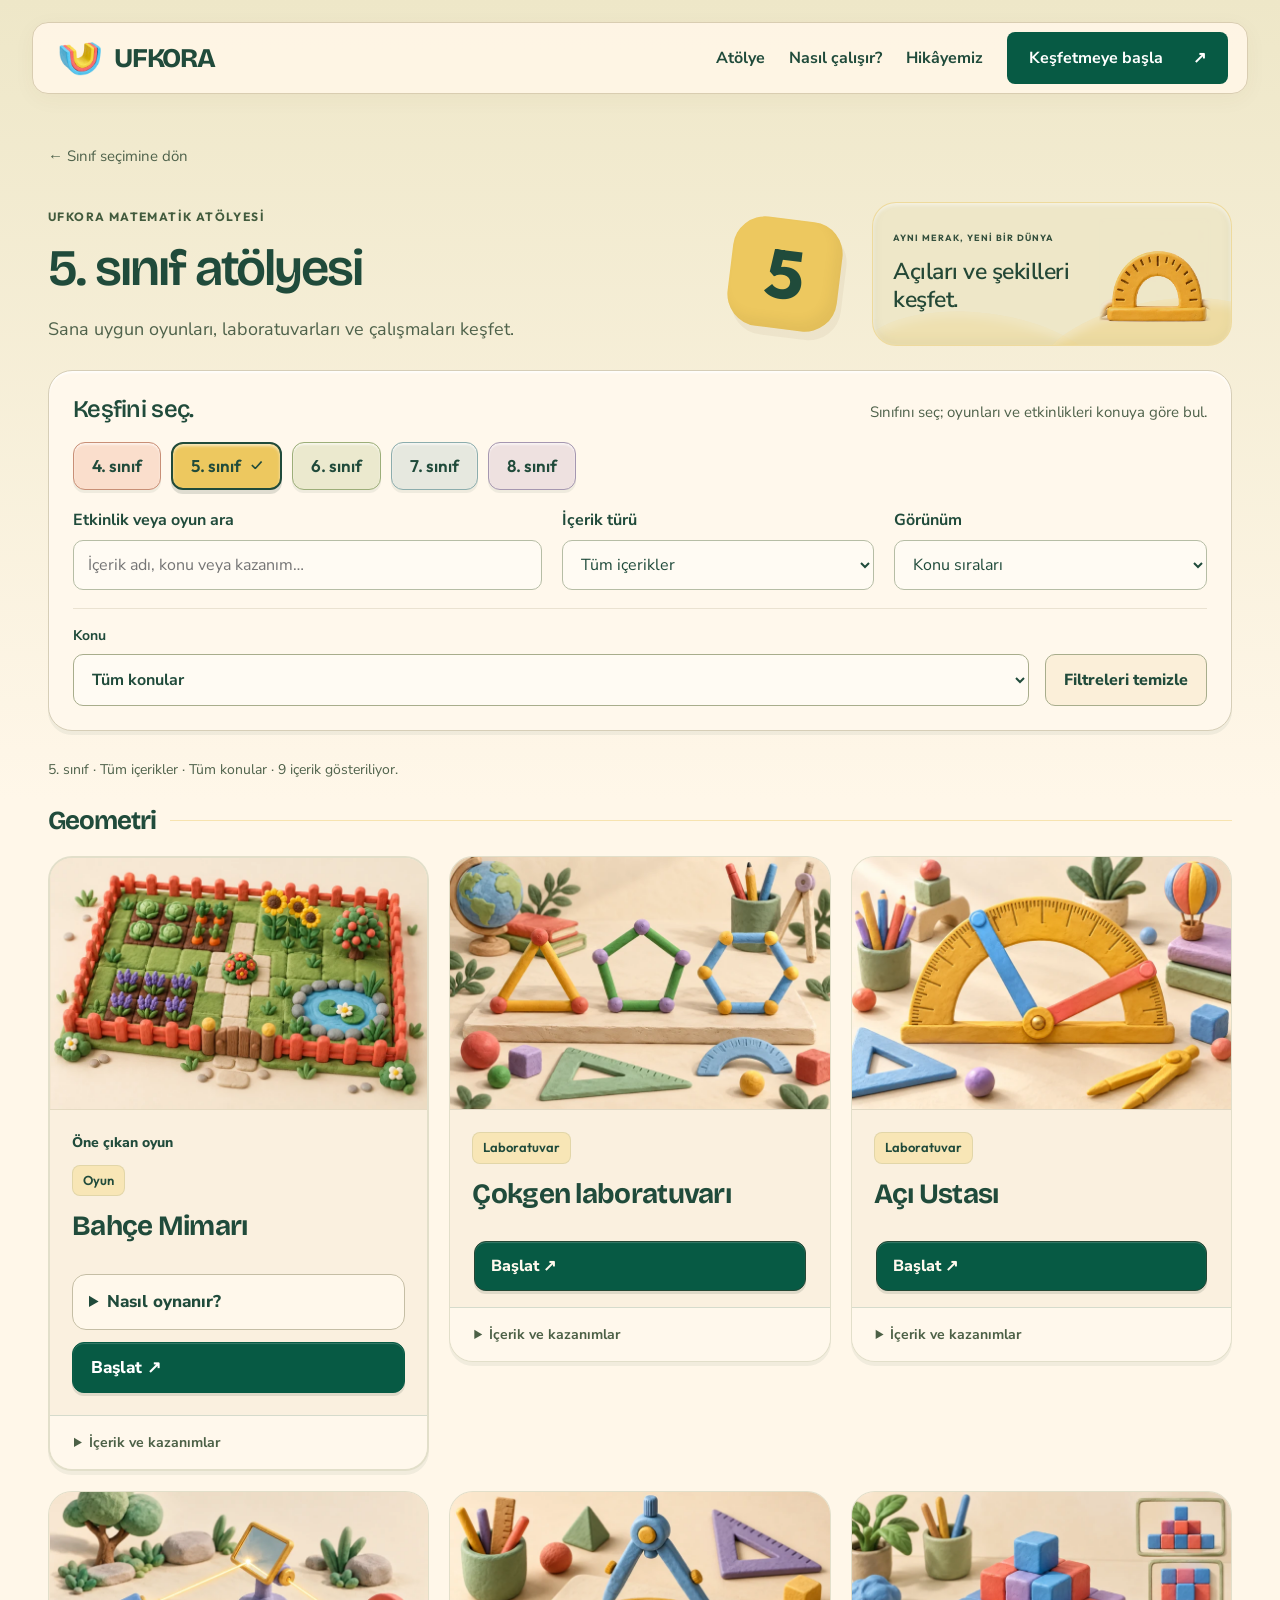
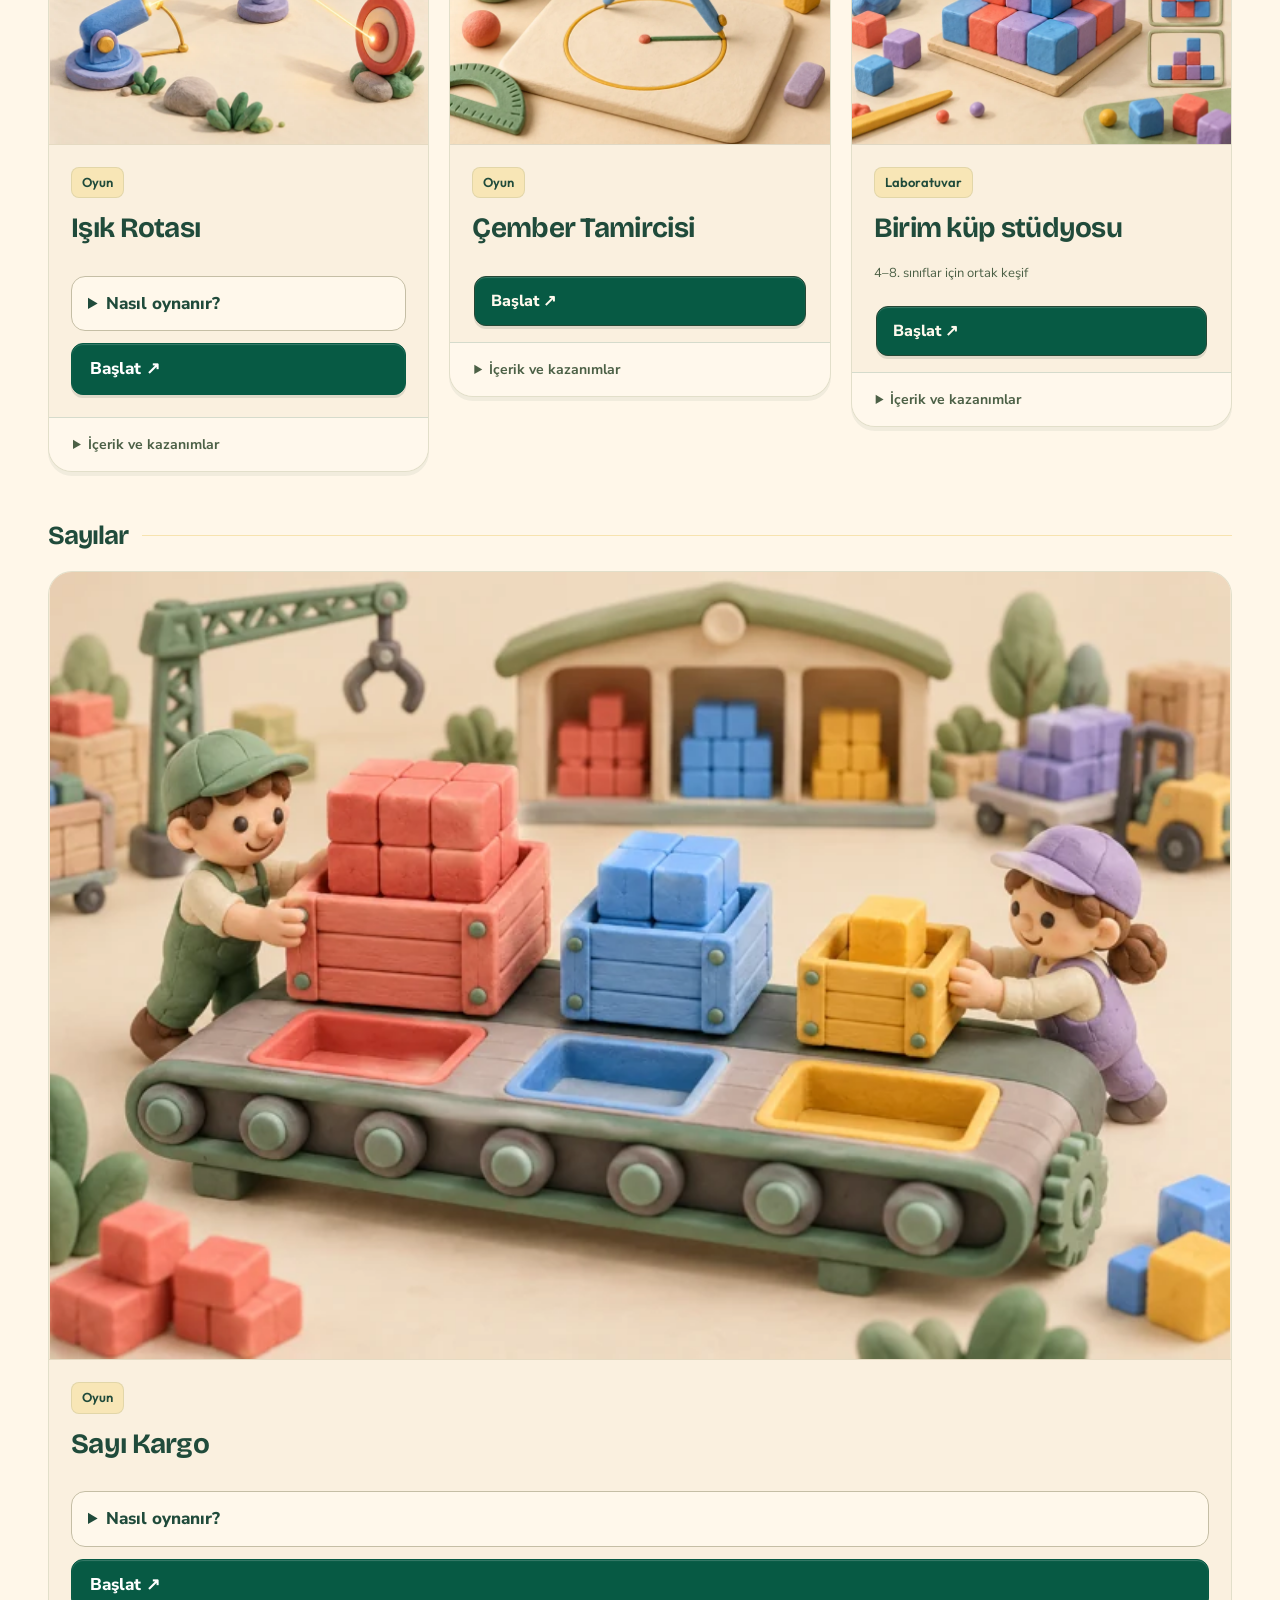
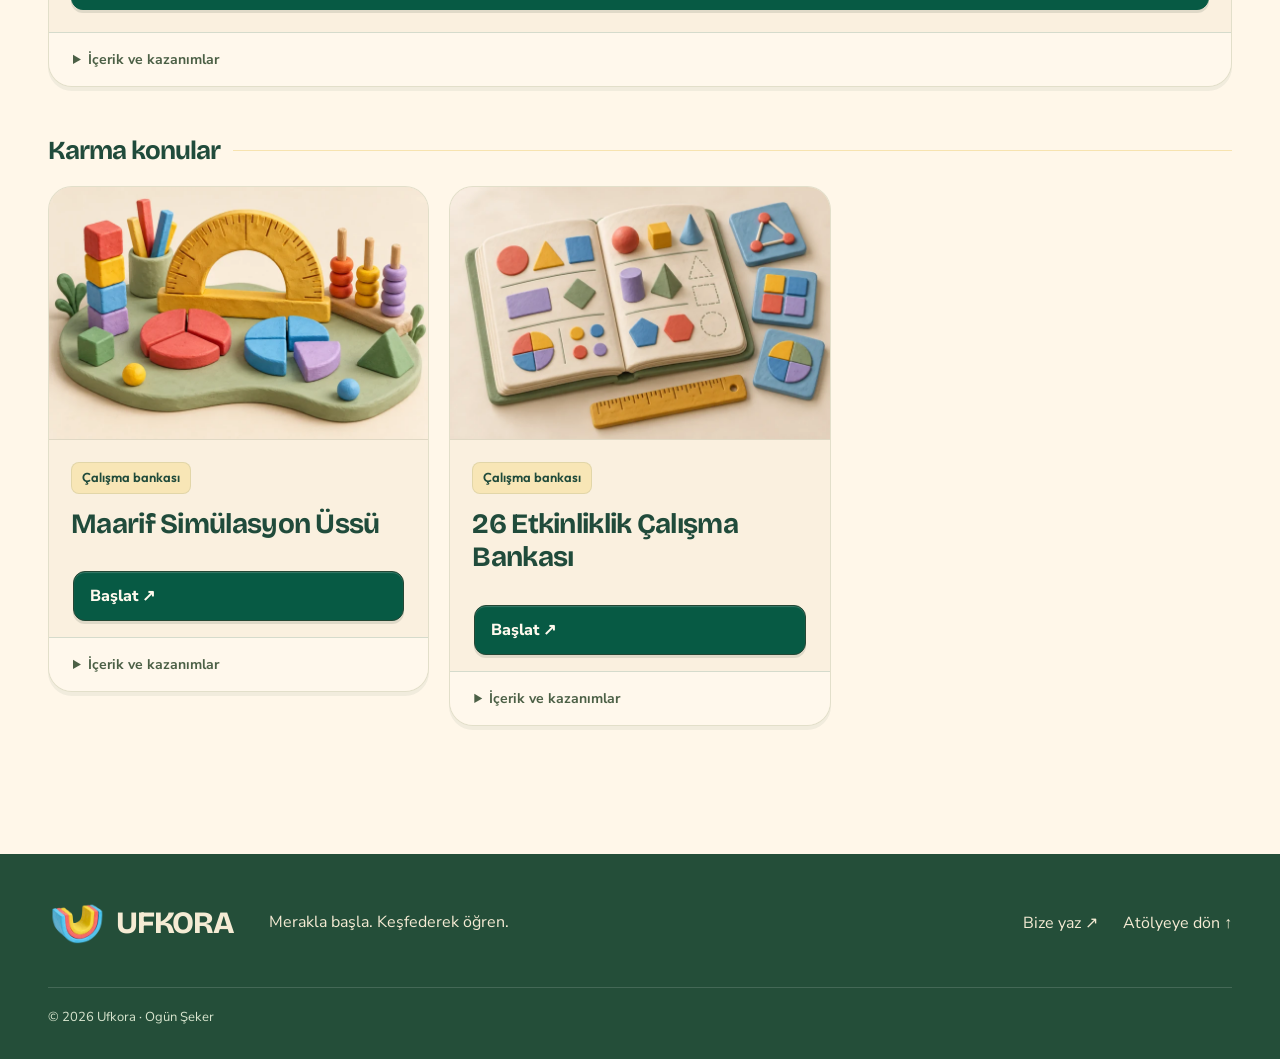
<file: oyun-atolyesi/index.html>
<!doctype html><html lang="tr"><head><meta charset="utf-8"><meta name="viewport" content="width=device-width,initial-scale=1,viewport-fit=cover"><meta http-equiv="refresh" content="0;url=/atolye.html?sinif=5"><title>5. Sınıf Atölyesi — Ufkora</title><script>location.replace('/atolye.html?sinif=5');</script></head><body><p><a href="/atolye.html?sinif=5">5. sınıf atölyesine dön →</a></p></body></html>
</file>
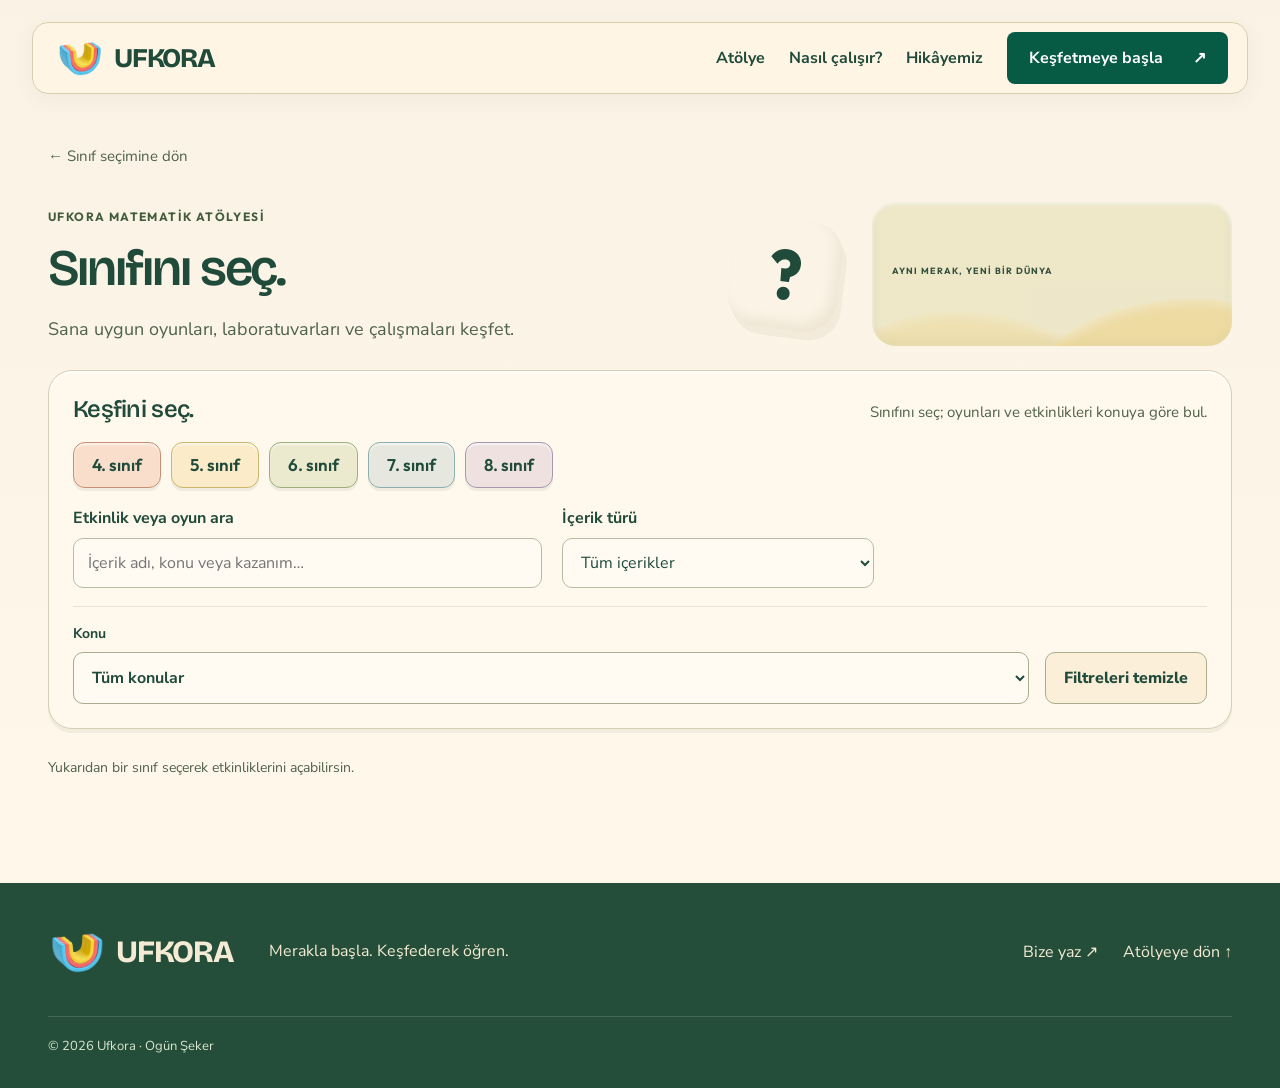
<file: atolye.html>
<!doctype html><html lang="tr"><head><meta charset="utf-8"><meta name="viewport" content="width=device-width,initial-scale=1,viewport-fit=cover"><meta name="theme-color" content="#075d47"><title>Sınıf Atölyesi — Ufkora</title><meta name="description" content="Sınıfına uygun matematik oyunlarını ve laboratuvarları keşfet."><link rel="stylesheet" href="assets/site.css"><link rel="stylesheet" href="features/home/home.css?v=20261022-door6"><link rel="stylesheet" href="features/shared/card-art.css?v=20261023-t24"><link rel="stylesheet" href="features/shared/class-world-art.css?v=20261023-clay-world"><link rel="stylesheet" href="features/workshop/catalog-tools.css?v=20261023-t18"><link rel="stylesheet" href="features/workshop/catalog-drawer.css?v=20261023-t19"><link rel="stylesheet" href="features/workshop/catalog-safe-area.css?v=20261023-t20"><link rel="stylesheet" href="features/workshop/pilot-preview.css?v=20261023-t27"><link rel="stylesheet" href="features/workshop/topic-rows.css?v=20261023-t60"><link rel="icon" type="image/png" href="/assets/ufkora-favicon.png"><link rel="stylesheet" href="features/shared/page-continuity.css?v=20261023-t49"><script src="features/shared/page-continuity.js?v=20261023-t49"></script><link rel="stylesheet" href="features/workshop/visual-polish.css?v=20261029-1"></head><body class="catalog-page"><a class="skip-link" href="#catalog-main">İçeriğe geç</a><header class="site-header"><a class="brand" href="/" aria-label="Ufkora ana sayfa"><img class="brand-logo" src="/assets/ufkora-clay-logo.webp" alt="" width="56" height="56"><span class="brand-word">UFKORA</span></a><button class="menu-toggle" aria-expanded="false" aria-controls="main-nav">Menü <span>＋</span></button><nav id="main-nav" aria-label="Ana menü"><a href="/#atolye">Atölye</a><a href="/#nasil">Nasıl çalışır?</a><a href="/#hakkimizda">Hikâyemiz</a><a class="nav-cta" href="atolye.html?sinif=5">Keşfetmeye başla <span>↗</span></a></nav></header><main id="catalog-main" class="wrap"><a class="back-link" href="/#atolye">← Sınıf seçimine dön</a><div class="catalog-heading"><div><span class="eyebrow">UFKORA MATEMATİK ATÖLYESİ</span><h1 id="grade-title">Sınıfını seç.</h1><p id="grade-description">Sana uygun oyunları, laboratuvarları ve çalışmaları keşfet.</p></div><span class="grade-badge" id="grade-badge" aria-hidden="true">?</span></div><div class="class-world catalog-world" id="class-world"><div><span class="eyebrow">AYNI MERAK, YENİ BİR DÜNYA</span><p id="class-world-caption"></p></div><div id="class-world-object" aria-hidden="true"></div></div><section class="catalog-workbench" aria-labelledby="workbench-title"><header class="workbench-heading"><h2 id="workbench-title">Keşfini seç.</h2><p>Sınıfını seç; oyunları ve etkinlikleri konuya göre bul.</p></header><nav class="grade-tabs" aria-label="Sınıflar"><a href="?sinif=4" class="coral" data-grade="4">4. sınıf</a><a href="?sinif=5" class="yellow" data-grade="5">5. sınıf</a><a href="?sinif=6" class="green" data-grade="6">6. sınıf</a><a href="?sinif=7" class="blue" data-grade="7">7. sınıf</a><a href="?sinif=8" class="purple" data-grade="8">8. sınıf</a></nav><div class="catalog-primary"><label class="search"><span>Etkinlik veya oyun ara</span><input id="search" type="search" placeholder="İçerik adı, konu veya kazanım…" autocomplete="off"></label><label><span>İçerik türü</span><select id="type"><option value="">Tüm içerikler</option><option>Oyun</option><option>Laboratuvar</option><option>Çalışma bankası</option></select></label></div><details id="catalog-filters" class="catalog-filter-drawer" open><summary>Konu filtresi</summary><div class="catalog-filter-body"><label><span>Konu</span><select id="topic"><option value="">Tüm konular</option></select></label><button id="reset-filters" type="button">Filtreleri temizle</button></div></details></section><p id="catalog-status" role="status" aria-live="polite"></p><div class="catalog-grid" id="catalog"></div><p id="empty" hidden>Bu seçimde etkinlik bulunamadı. Filtreleri değiştirerek yeniden deneyebilirsin.</p><noscript>Etkinlikleri listelemek için JavaScript’i etkinleştir. <a href="oyun-atolyesi/bahce.html">Bahçe Mimarı oyununu aç</a> veya ana sayfadaki öne çıkan etkinliklere doğrudan ulaş.</noscript></main><footer class="site-footer"><a class="brand" href="/"><img class="brand-logo" src="/assets/ufkora-clay-logo.webp" alt="" width="56" height="56"><span class="brand-word">UFKORA</span></a><p>Merakla başla. Keşfederek öğren.</p><div><a href="/#iletisim">Bize yaz ↗</a><a href="/#atolye">Atölyeye dön ↑</a></div><small>© 2026 Ufkora · Ogün Şeker</small></footer><script src="catalog.js?v=20261023-t56"></script><script src="assets/site.js"></script><script src="features/shared/clay-motifs.js?v=20261022-door6"></script><script src="features/workshop/pilot-preview.js?v=20261023-t27"></script><script src="features/workshop/grade-4.js?v=20261023-t60"></script><script src="features/workshop/grade-6.js?v=20261023-t60"></script><script src="features/workshop/grade-7.js?v=20261023-t60"></script><script src="features/workshop/grade-8.js?v=20261023-t60"></script><script src="features/workshop/catalog.js?v=20261023-t60"></script><script src="features/workshop/catalog-drawer.js?v=20261023-t19" defer></script></body></html>
</file>
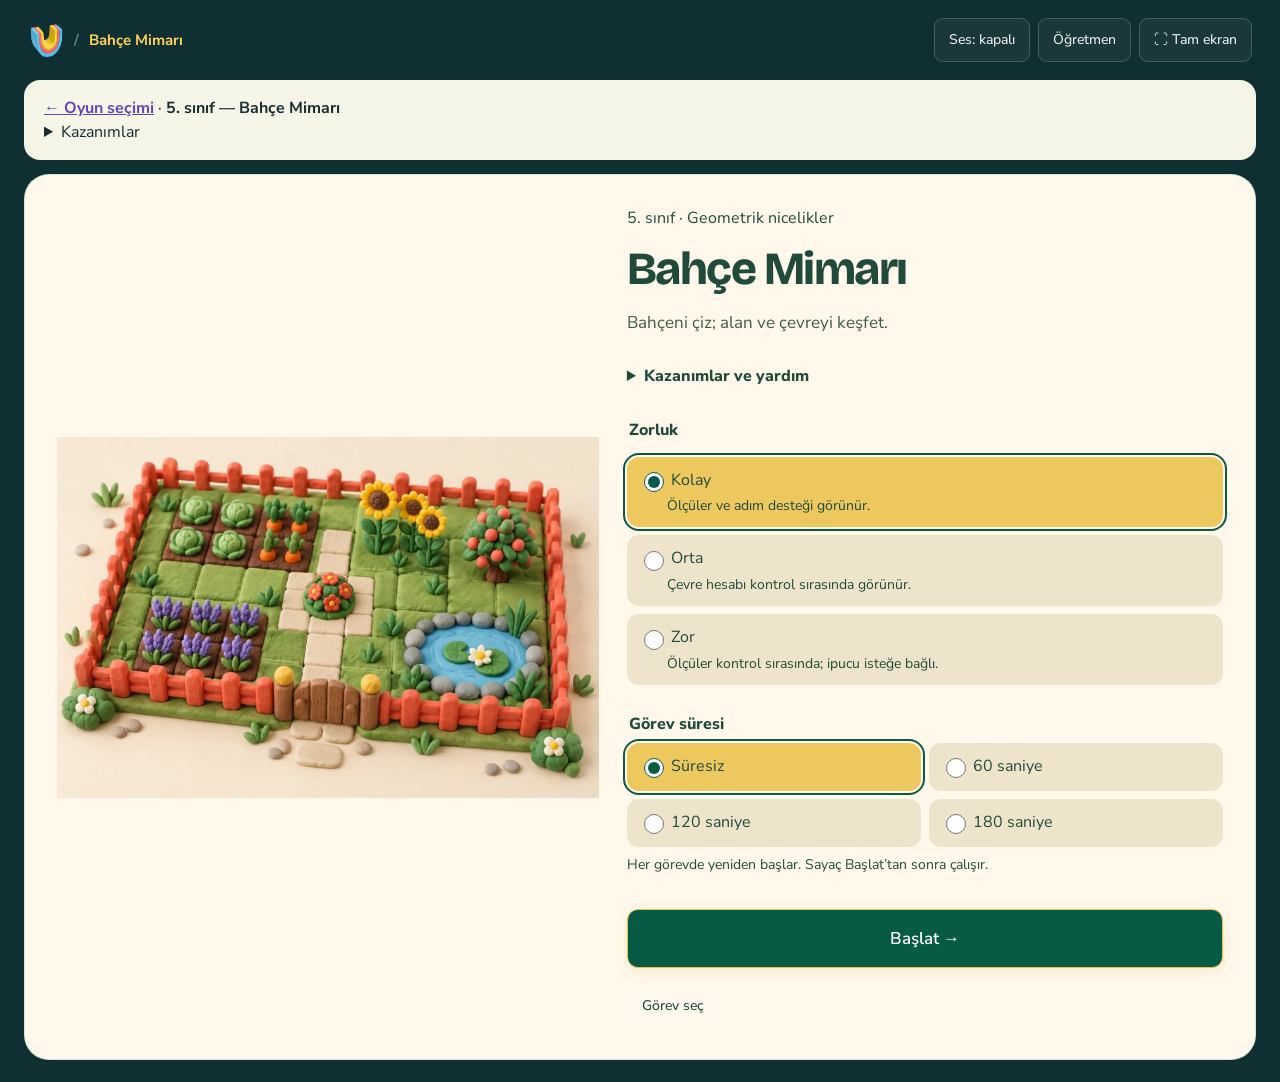
<file: oyun-atolyesi/bahce.html>
<!doctype html>
<html lang="tr"><head><meta charset="utf-8"><meta name="viewport" content="width=device-width,initial-scale=1,viewport-fit=cover"><meta name="description" content="Bahçe Mimarı: 5. sınıf çevre ve alan kazanımları için çiz, inşa et ve keşfet oyunu."><title>Bahçe Mimarı · Matematik Oyun Atölyesi</title>
<style>
:root{--ink:#182d30;--muted:#58716e;--cream:#f5f5e8;--purple:#6642c0;--gold:#ffd25a;--green:#216c56}*{box-sizing:border-box}body{margin:0;font-family:Arial,Helvetica,sans-serif;background:#102f32;color:var(--ink)}button,input{font:inherit}button,a.btn{cursor:pointer;border:0;border-radius:14px;padding:14px 20px;background:#edf2e8;color:var(--ink);font-weight:800;min-height:48px;text-decoration:none;display:inline-flex;align-items:center;justify-content:center;gap:8px;transition:transform .16s,background .16s}button:hover,a.btn:hover{transform:translateY(-2px);background:#fff}button:active{transform:translateY(1px)}button:disabled{opacity:.5;cursor:default;transform:none}button:focus-visible,a:focus-visible,input:focus-visible,canvas:focus-visible{outline:4px solid #ffb62e;outline-offset:4px}.gold{background:var(--gold)!important;box-shadow:0 4px 0 #c7942c}.purple{background:var(--purple)!important;color:white!important;box-shadow:0 4px 0 #452b87}.plain{background:#ffffff14;color:#e9f5ed;border:1px solid #ffffff30}.small{padding:10px 14px;min-height:40px;font-size:14px}.hide{display:none!important}.top{max-width:1530px;margin:auto;padding:18px 28px;display:flex;justify-content:space-between;align-items:center;gap:12px;color:#d7ece5}.brand{display:flex;align-items:center;gap:10px;font-size:15px;font-weight:700}.logo{display:grid;place-items:center;width:35px;height:35px;border-radius:11px;background:var(--gold);color:#163733;font-size:23px}.top .actions{display:flex;gap:8px;flex-wrap:wrap}.top button{background:#ffffff12;color:#e5f6ed;border:1px solid #ffffff25}.app{max-width:1530px;margin:0 auto;padding:0 24px 22px}.scene{position:relative;border:1px solid #ffffff20;border-radius:25px;overflow:hidden;background:#c8e5d3;box-shadow:0 22px 60px #0004}.scene canvas{width:100%;display:block;aspect-ratio:1440/820;touch-action:none}.cover{position:absolute;inset:0;display:flex;align-items:center;padding:55px;background:linear-gradient(90deg,#102f32fa 0%,#102f32e8 30%,#102f3270 52%,transparent 75%)}.cover-copy{max-width:490px;color:white}.eyebrow{font-weight:800;letter-spacing:2px;font-size:12px;color:#b8ded2;text-transform:uppercase}.cover h1{font-size:clamp(45px,6.3vw,86px);line-height:.94;letter-spacing:-4px;margin:22px 0}.cover h1 span{color:var(--gold)}.cover p{color:#c4ded4;line-height:1.65;font-size:18px;max-width:395px}.cover .start{font-size:21px;padding:19px 35px;margin:15px 0}.pills{display:flex;gap:8px;flex-wrap:wrap;font-size:12px;margin-top:20px}.pills span{border:1px solid #ffffff35;padding:8px 10px;border-radius:8px;color:#cfe5da}.bottom-note{font-size:13px;color:#c2d7cd;display:flex;justify-content:space-between;gap:12px;margin:17px 5px;line-height:1.5}.bottom-note a{color:#e6d180}.hud{position:absolute;top:20px;left:22px;right:22px;display:flex;align-items:center;gap:10px;z-index:2}.hud .nav{background:#fffdf1}.progress{flex:1;background:#fffdf1ed;border-radius:15px;padding:13px 20px;display:flex;justify-content:space-between;align-items:center;gap:12px;box-shadow:0 4px 0 #0000000d}.progress .name{font-weight:800;font-size:18px}.dots{display:flex;gap:7px}.dot{width:11px;height:11px;border-radius:50%;background:#d5ded1}.dot.current{background:var(--purple);box-shadow:0 0 0 4px #6642c022}.dot.done{background:#2d9a68}.star{background:var(--gold);padding:14px 18px;border-radius:14px;font-weight:800;min-width:94px;text-align:center}.mission{position:absolute;right:25px;top:100px;width:300px;bottom:25px;display:flex;flex-direction:column;gap:12px;pointer-events:none}.mission>*{pointer-events:auto}.card{padding:23px;background:#fffdf2f5;border:1px solid #fff;border-radius:19px;box-shadow:0 6px 0 #1a493417}.step{font-size:12px;letter-spacing:1.6px;font-weight:800;color:var(--purple)}.card h2{font-size:25px;line-height:1.15;margin:12px 0}.card p{font-size:16px;line-height:1.5;margin:9px 0;color:#53645b}.target{display:flex;gap:8px;flex-wrap:wrap;margin:15px 0 0}.target span{background:#e7f0df;border-radius:10px;padding:10px;font-weight:800;font-size:15px}.target .p{background:#eee5fa;color:#5f3fa0}.controls{margin-top:auto;background:#fffdf2f5;border-radius:19px;padding:16px;box-shadow:0 6px 0 #1a493417}.controls>button{width:100%;margin-top:8px}.controls p{font-size:14px;color:#557164;line-height:1.5;margin:4px}.counter{display:flex;gap:8px;font-size:14px;margin-bottom:10px}.counter span{flex:1;padding:11px 7px;text-align:center;background:#e8efdf;border-radius:10px}.counter strong{display:block;font-size:24px}.tools{display:flex;gap:8px}.tools button{flex:1;padding:10px;font-size:13px}.message{position:absolute;left:30px;right:355px;bottom:25px;pointer-events:none;background:#fffdf0ef;padding:16px 22px;border-radius:16px;box-shadow:0 4px 0 #0001;font-size:18px;line-height:1.4;border-left:5px solid #5b9f76}.message.error{border-color:#d57630}.message.success{border-color:#43b373;background:#edffe9}.badge{display:inline-flex;background:#e7efdf;color:#39785c;border-radius:8px;padding:7px 10px;font-weight:700;font-size:12px}.modal{position:absolute;inset:0;z-index:10;background:#102d32c9;display:flex;align-items:center;justify-content:center;padding:25px;backdrop-filter:blur(7px)}.sheet{background:var(--cream);border-radius:26px;padding:35px;max-width:680px;width:100%;max-height:95%;overflow:auto;text-align:center;box-shadow:0 20px 60px #0003}.sheet h2{font-size:35px;margin:12px 0;letter-spacing:-1px}.sheet p{font-size:18px;line-height:1.55;color:#53665c}.big-stars{font-size:54px;letter-spacing:9px;color:#e5ab21}.sheet .row{display:flex;gap:12px;justify-content:center;flex-wrap:wrap;margin:20px 0 0}.sheet .row button{flex:1}.answers{display:grid;gap:9px;margin:18px 0}.answers button{text-align:left;justify-content:flex-start;border:2px solid #dce4d5;background:#fff;font-size:17px}.answers button.chosen{border-color:var(--purple);background:#f1e9ff}.answers button.correct{border-color:#28805d;background:#e2f4df}.sheet input{font-size:28px;width:100%;padding:15px;border:2px solid #d6dfd1;border-radius:12px;background:#fff;text-align:center}.hintresult{background:#e7ebdf;border-radius:12px;padding:14px;font-size:16px;line-height:1.5}.minihelp{position:absolute;left:32px;top:100px;background:#ffffffd9;border-radius:12px;padding:12px 15px;font-size:14px;max-width:660px;box-shadow:0 3px 0 #0001}.level-list{display:grid;grid-template-columns:repeat(4,1fr);gap:10px;margin-top:20px}.level-list button{display:block;text-align:center;min-height:90px;background:#e8eddf}.level-list strong{display:block;font-size:26px;color:var(--purple)}dialog{background:var(--cream);color:var(--ink);border:0;border-radius:22px;padding:30px;max-width:680px;width:90vw;max-height:85vh}dialog::backdrop{background:#123338bd}dialog h2{margin-top:0}dialog p,dialog li{font-size:16px;line-height:1.6}dialog summary{cursor:pointer;font-weight:700;margin:16px 0}.setting{display:flex;align-items:center;justify-content:space-between;gap:15px;padding:12px 0;border-bottom:1px solid #d9e0d1}.setting label{font-weight:700}.setting input{width:22px;height:22px;accent-color:var(--purple)}.toast{position:fixed;bottom:25px;left:50%;transform:translateX(-50%);z-index:30;background:#fff9dd;padding:14px 24px;border-radius:12px;font-weight:700;box-shadow:0 7px 30px #0003}.mobile-size{display:none}.board-focus .top{padding-top:8px;padding-bottom:8px}.board-focus .bottom-note{display:none}.board-focus .app{max-width:1800px;padding:0 8px}.board-focus .scene{border-radius:16px}.board-focus .mission{width:320px}.board-focus .message{right:375px}.board-focus .card p{font-size:18px}@media(max-width:1150px){.mission{width:260px;right:15px;top:85px;bottom:15px;gap:8px}.card{padding:16px}.card h2{font-size:21px}.card p{font-size:14px}.target span{font-size:13px;padding:8px}.controls{padding:12px}.message{right:300px;left:20px;font-size:15px;bottom:15px;padding:12px}.hud{top:12px;left:15px;right:15px}.hud button{min-height:42px;padding:10px}.progress{padding:11px 14px}.progress .name{font-size:15px}.star{padding:12px}.minihelp{top:85px;font-size:12px;max-width:500px}.counter strong{font-size:20px}.controls button{min-height:40px;padding:10px}.cover{padding:40px}.cover p{font-size:16px;max-width:330px}.card p{margin:6px 0}}@media(max-width:850px){.top{padding:12px;flex-wrap:wrap}.top .actions{gap:5px}.top button,.top a.btn{font-size:12px;padding:8px;min-height:36px}.app{padding:0 8px}.cover{padding:25px;background:linear-gradient(90deg,#102f32fa,#102f32b0 60%,#102f3230)}.cover h1{font-size:45px;letter-spacing:-2px}.cover p{font-size:14px;max-width:290px}.cover .start{font-size:17px;padding:13px 24px}.pills{display:none}.scene:has(.hud:not(.hide)){padding-bottom:300px}.scene canvas{aspect-ratio:1440/820}.mission{top:auto!important;bottom:16px!important;left:15px;right:15px!important;width:auto!important;height:270px;display:grid;grid-template-columns:1fr 1fr;gap:10px}.card{padding:14px}.card h2{font-size:20px}.controls{margin:0}.message{bottom:305px;left:15px;right:15px!important;font-size:14px}.minihelp{display:none}.hud{top:10px}.progress{padding:9px}.progress .name{font-size:13px}.dots{gap:4px}.dot{width:7px;height:7px}.star{font-size:13px;min-width:65px;padding:10px}.hud .nav{padding:8px;min-height:35px}.bottom-note{font-size:11px}.sheet{padding:22px}.sheet h2{font-size:26px}.sheet p{font-size:16px}.level-list{grid-template-columns:repeat(4,1fr)}.mobile-size{display:block;color:#bfd8ce;text-align:center;font-size:12px;padding:8px}}@media(prefers-reduced-motion:reduce){*{transition:none!important}}
</style><style id="modern-controls">
button,a.btn{font-family:Inter,ui-sans-serif,-apple-system,BlinkMacSystemFont,"Segoe UI",sans-serif;font-weight:600;border-radius:9px;border:1px solid #dce2e6;background:#fff;color:#26333e;box-shadow:none;transition:background .16s,border-color .16s}button:hover:not(:disabled),a.btn:hover{transform:none;background:#edf1f5;border-color:#bcc6d0}button:active:not(:disabled){transform:none;background:#e2e8f0}button:disabled{opacity:.45;box-shadow:none}.gold,.purple{background:#4859ba!important;border:1px solid #4859ba!important;color:#fff!important;box-shadow:none!important}.gold:hover:not(:disabled),.purple:hover:not(:disabled){background:#374897!important;border-color:#374897!important}button:focus-visible,a:focus-visible,input:focus-visible,canvas:focus-visible{outline:3px solid #8d9dff;outline-offset:3px}.small{font-weight:500}.top button{background:transparent;border:1px solid #ffffff35;color:#e9edf2}.top button:hover:not(:disabled){background:#ffffff18;border-color:#ffffff65}.scene{box-shadow:none}.card,.controls,.progress,.message{box-shadow:none}.cover .start{font-size:17px;font-weight:600;padding:16px 27px;border-radius:9px}.cover h1{font-weight:550;letter-spacing:-3px}.cover h1 span{color:#d5def6}.cover p{font-weight:400}.pills span{border-radius:6px;border-color:#ffffff25}.logo{background:#e8edf4;color:#314050;border-radius:8px}.panel{background:#f7f8fa}.panel h1{font-weight:600;letter-spacing:-.8px}.meta{background:#f4f6f9}.cards button{border:1px solid #d9c9a5;border-radius:9px;box-shadow:none}header>div>button{border-color:#ffffff40;background:transparent;color:#e7edf1}header>div>button:hover:not(:disabled){background:#ffffff16;color:white}
@media(prefers-reduced-motion:reduce){*{transition:none!important}}
</style><style id="color-controls">
.gold{background:linear-gradient(110deg,#eeb642,#ffd66b)!important;border-color:#f1be55!important;color:#533c12!important;box-shadow:0 4px 13px #d5a23125!important}.gold:hover:not(:disabled){background:linear-gradient(110deg,#f6c353,#ffe08a)!important;border-color:#f1be55!important}.purple{background:linear-gradient(110deg,#7650c4,#946cdb)!important;border-color:#8058c9!important;box-shadow:0 4px 13px #7650c426!important}.purple:hover:not(:disabled){background:linear-gradient(110deg,#835bd0,#a17ae4)!important;border-color:#9369d7!important}.gold,.purple{border-radius:11px!important}button:disabled{box-shadow:none!important}.top button{background:#ffffff0b;border-color:#ffffff30;border-radius:9px}.top button:hover:not(:disabled){background:#ffffff20;border-color:#b7a0ed}.logo{background:#eadffe;color:#7950b5}.cover h1 span{color:#ffd66b}.cover .start{padding:17px 29px}.pills span{background:#ffffff08}.controls button:not(.gold):not(.purple),.panel .controls button{background:#eee8f8;border-color:#ded2f0;color:#6a469d}.controls button:not(.gold):not(.purple):hover:not(:disabled),.panel .controls button:hover:not(:disabled){background:#e3d7f4;border-color:#cbb4e9}.meta b{color:#7c53b5}.panel .tag{color:#7c53b5}.panel{background:#fcfaff}.status{background:#edf0f8}.status.good{background:#dcefe4}.status.bad{background:#fff0d6}
</style><link rel="stylesheet" href="/assets/typography.css"><link rel="icon" type="image/png" href="/assets/ufkora-favicon.png"><link rel="stylesheet" href="/assets/mobile.css"><style>
/* T30: T29 clay entry, native controls. Existing entrance stays untouched. */
.cover{position:relative;inset:auto;display:grid;grid-template-columns:1fr 1.1fr;gap:28px;padding:32px;background:#fff8eb;color:#204b3b}.scene:has(.cover:not(.hide))>canvas{display:none}.cover-copy{max-width:none;color:#204b3b}.cover h1{font:750 clamp(32px,4vw,46px)/1.05 'Bricolage Grotesque',sans-serif;letter-spacing:-1.5px;margin:16px 0}.cover p{color:#405c47;font-size:17px;line-height:1.5}.entry-scene{display:flex;align-items:center;background:#eee4cc;border-radius:22px}.entry-scene img{width:100%;height:auto}.cover .time-options{display:grid;grid-template-columns:repeat(2,minmax(0,1fr));gap:8px}.cover .time-options label{margin:0}.cover .time-options small{grid-column:1/-1;margin:0}.tools{flex-wrap:wrap}.tools button{flex:1 1 80px}.cover fieldset{border:0;padding:0;margin:20px 0}.cover legend{font-weight:800;margin-bottom:8px}.cover label{display:block;background:#eee4cc;border-radius:12px;padding:12px;margin:8px 0;cursor:pointer;min-height:48px}.cover label:has(:checked){background:#edc85f}.cover input{accent-color:#075a44;width:20px;height:20px;vertical-align:middle}.cover small{display:block;margin:4px 0 0 28px;font-size:14px}.cover summary{cursor:pointer;padding:12px 0;font-weight:800}.cover .start{width:100%;background:#075a44!important;color:white!important}.cover .plain{color:#204b3b}.cover details p{font-size:15px}.cover :focus-visible{outline:3px solid #075a44;outline-offset:3px}.brand-logo{width:36px;height:36px}.timer{font-family:'Outfit',sans-serif;background:#fff8eb;border-radius:12px;padding:12px;white-space:nowrap}.minihelp,.bottom-note{display:none!important}.modal{backdrop-filter:none}
@media(max-width:850px){.cover{grid-template-columns:1fr;padding:20px;gap:16px}.entry-scene img{max-width:250px;margin:auto}.cover h1{font-size:36px}.cover p{max-width:none}.scene:has(.cover:not(.hide)){padding-bottom:0}.mission{position:relative;inset:auto!important;left:auto!important;right:auto!important;width:auto!important;height:auto;display:flex;margin:12px}.scene:has(.hud:not(.hide)){padding-bottom:0}.scene:has(.hud:not(.hide)) canvas{margin-top:80px}.hud{flex-wrap:wrap}.hud .progress{min-width:120px}.dots{display:none}.message{position:relative;inset:auto!important;margin:12px}.top{overflow-wrap:anywhere}.top .actions{max-width:100%}.card h2{margin:8px 0}.modal{position:fixed}.scene canvas{min-height:230px;object-fit:contain}.timer{padding:8px;font-size:14px}}
</style><link rel="stylesheet" href="../features/shared/page-continuity.css?v=20261023-t49"><script src="../features/shared/page-continuity.js?v=20261023-t49"></script><link rel="stylesheet" href="../features/shared/pilot-feedback.css?v=20261023-t52"></head><body class="ufkora-activity activity-bahce">
<header class="top"><div class="brand"><img class="brand-logo" src="../assets/ufkora-clay-logo.webp" alt="UFKORA"> <span style="opacity:.45">/</span> <span style="color:#ffd25a">Bahçe Mimarı</span></div><div class="actions"><button class="small" id="sound">Ses: kapalı</button><button class="small" id="teacher">Öğretmen</button><button class="small" id="fullscreen">⛶ Tam ekran</button></div></header>
<main class="app"><div style="background:#f5f5e8;padding:16px 20px;border-radius:16px;margin-bottom:14px;line-height:1.5"><a href="index.html" style="color:#6642c0;font-weight:bold">← Oyun seçimi</a> · <b>5. sınıf — Bahçe Mimarı</b><br><details><summary>Kazanımlar</summary><span id="curriculum">MAT.5.4.1: Çevreden kenar uzunluklarını yorumlama · MAT.5.4.2: Birim karelerle alan · MAT.5.4.3: Alan–çevre ilişkisi · MAT.5.4.4: Alan ve çevre problemleri</span></details></div><div class="scene" id="scene"><canvas id="world" width="1440" height="820" tabindex="0" aria-label="Bahçe tasarım alanı. Fareyle iki köşe seçin. Klavyede ok tuşlarıyla ilerleyip Enter ile köşeleri belirleyin."></canvas>
<section class="cover" id="cover" aria-labelledby="entry-title"><div class="entry-scene"><img src="../assets/activities/bahce.webp" alt="Kare bölmeli kil bahçe" width="768" height="512"></div><div class="cover-copy"><div>5. sınıf · Geometrik nicelikler</div><h1 id="entry-title">Bahçe Mimarı</h1><p>Bahçeni çiz; alan ve çevreyi keşfet.</p><details><summary>Kazanımlar ve yardım</summary><p>Çevre, birim karelerle alan ve alan–çevre ilişkisi.<br>MAT.5.4.1 · MAT.5.4.2 · MAT.5.4.3 · MAT.5.4.4</p><p>İki köşe seç. Çiti kur, kareleri çimle kapla. Klavyede oklar ve Enter; çim için Space.</p></details><fieldset><legend>Zorluk</legend><label><input type="radio" name="difficulty" value="easy" checked> Kolay <small>Ölçüler ve adım desteği görünür.</small></label><label><input type="radio" name="difficulty" value="medium"> Orta <small>Çevre hesabı kontrol sırasında görünür.</small></label><label><input type="radio" name="difficulty" value="hard"> Zor <small>Ölçüler kontrol sırasında; ipucu isteğe bağlı.</small></label></fieldset><fieldset class="time-options"><legend>Görev süresi</legend><label><input type="radio" name="duration" value="0" checked> Süresiz</label><label><input type="radio" name="duration" value="60" > 60 saniye</label><label><input type="radio" name="duration" value="120" > 120 saniye</label><label><input type="radio" name="duration" value="180" > 180 saniye</label><small>Her görevde yeniden başlar. Sayaç Başlat’tan sonra çalışır.</small></fieldset><button class="gold start" id="start">Başlat →</button><button class="plain small" id="choose">Görev seç</button></div></section>
<div class="hud hide" id="hud"><button class="nav" id="home" aria-label="Ana menü">⌂</button><div class="progress"><span class="name" id="levelname"></span><div class="dots" id="dots"></div></div><output class="timer" id="timer" aria-label="Kalan görev süresi">Süresiz</output><div class="star" id="stars">★ 0 / 24</div></div>
<div class="minihelp hide" id="minihelp">Her kare 1 m × 1 m. İki köşe seç veya sürükle.</div>
<aside class="mission hide" id="mission"><div class="card"><span class="step" id="step"></span><h2 id="title"></h2><p id="brief"></p><div class="target" id="targets"></div></div><div class="controls"><div class="counter" id="counters"></div><p id="controlhint"></p><button class="gold" id="action">Çiti kur</button><div class="tools"><button id="undo">↶ Geri al</button><button id="hint">İpucu</button><button id="restart">Yeniden başlat</button></div></div></aside>
<div id="message" class="message hide" role="status" aria-live="polite"></div>
<div class="modal hide" id="overlay" role="dialog" aria-modal="true" aria-label="Görev paneli"><div class="sheet" id="sheet"></div></div>
</div><div class="mobile-size"></div><footer class="bottom-note"><span>Çiz → İnşa et → Çimlendir → Açıkla<br>MAT.5.4.1 · MAT.5.4.2 · MAT.5.4.3 · MAT.5.4.4</span><a href="etkinlikler.html">Önceki 26 etkinlik · çevrim içi ↗</a></footer></main>
<dialog id="teacherdialog"><h2>Öğretmen masası</h2><button class="small" id="projector">Projeksiyon</button><button class="small" id="download">↓ HTML indir</button><p>Her görevde tasarım şartlarını sağlayın, çitleri kurun, alanı çimlendirin ve son soruyu yanıtlayın. Süre isteğe bağlıdır; süre dolunca yıldızlar korunur.</p><div class="setting"><label for="slow">Hareketleri azalt</label><input type="checkbox" id="slow"></div><div class="setting"><label for="measure">Çizim sırasında çevre hesabını göster</label><input type="checkbox" id="measure" checked></div><p><b>Yıldızlar:</b> Uygun tasarım, kaplama ve doğru açıklama için birer yıldız. Her görev en fazla 3 yıldız; tekrar oynamak toplamı şişirmez.</p><p><b>Klavye:</b> Çizim alanını seçin. Oklarla imleci taşıyın; Enter ile ilk ve ikinci köşeyi seçin. Çim aşamasında Space ile imlecin bulunduğu kareyi kaplayın. Ekran düğmeleri Tab ile erişilebilir.</p><details><summary>Kazanımlar ve ders akışı</summary><p>1–2: çevre ve birim kare; 3–4: aynı çevre, farklı alan; 5–6: aynı alan, farklı çevre; 7: sabit çevrede alanı karşılaştırma (zenginleştirme); 8: kapı boşluğuyla gerçek yaşam problemi.</p><p>Ön soru: “Çitin uzunluğu ile çim kaplanan yüzeyin ölçüsü aynı şey mi?” Çıkış sorusu: “Aynı çevrede farklı alanları olan iki dikdörtgen çiz ve açıkla.”</p><p>Alanlar 36 m²’yi aşmaz. Alan birimi dönüşümü yapılmaz. Dönem dağılımı okulun yıllık planıyla kontrol edilmelidir.</p></details><button class="purple" id="closeTeacher">Oyuna dön</button></dialog><div class="toast hide" id="toast" role="status"></div>
<script>
'use strict';
const $=id=>document.getElementById(id),cv=$('world'),c=cv.getContext('2d');
const W=1440,H=820,G={x:145,y:205,s:61,cols:12,rows:7};
const LEVELS=[
{name:'İlk filiz',title:'İlk bahçeni tasarla',brief:'4 m × 3 m bir bahçe çiz.',tags:['Kenarlar: 4 m ve 3 m'],kind:'sides',w:4,h:3,answer:12,question:'Her bir çim karesi 1 m². Bahçenin alanı kaç m²?',explain:'3 sıranın her birinde 4 kare: 3 × 4 = 12 m². Çevre ise 2 × (4 + 3) = 14 m.',hint:'Dört kare yatay, üç kare dikey ilerle. İki köşe arasındaki aralıkları say.'},
{name:'Çiti uzat',title:'20 metrelik çit',brief:'20 m çitle, bir kenarı 4 m olan bahçe çiz.',tags:['Çevre: 20 m','Bir kenar: 4 m'],kind:'sidePerimeter',side:4,p:20,answer:6,question:'Çevre 20 m, bir kenar 4 m. Diğer kenar neden 6 m?',options:['20 ÷ 2 − 4 = 6','20 − 4 = 16','20 ÷ 4 = 5'],correct:0,explain:'İki komşu kenarın toplamı çevrenin yarısıdır: 20 ÷ 2 = 10. Diğer kenar 10 − 4 = 6 m.',hint:'Dört kenarın hepsini saymalısın. Komşu iki kenarın toplamı 10 m olmalı.'},
{name:'İnce uzun bahçe',title:'Aynı çit, yeni tasarım',brief:'20 m çitle, bir kenarı 2 m olan bahçe çiz.',tags:['Çevre: 20 m','Bir kenar: 2 m'],kind:'sidePerimeter',side:2,p:20,ref:{w:6,h:4},answer:16,question:'Aynı miktar çitle kurduğun yeni bahçenin alanı kaç m²?',explain:'Yeni bahçe 2 × 8 = 16 m². Önceki bahçe 24 m² idi. Çevre aynı kalırken alan değişti.',hint:'Komşu kenarlar toplamı 10. Bir kenar 2 ise diğer kenar kaç olmalı?'},
{name:'Kendi yolunu bul',title:'Üçüncü bir bahçe',brief:'Çevresi 20 m olan yeni bir bahçe tasarla. 6 × 4 ve 8 × 2 tasarımlarından farklı olsun; döndürmek yeni tasarım sayılmaz.',tags:['Çevre: 20 m','Farklı kenar çifti'],kind:'different',p:20,exclude:[[6,4],[8,2]],options:['Çevre aynıyken alan değişebilir.','Çevre aynıysa alan da eşittir.','Alanı bulmak için kenarları toplarız.'],correct:0,question:'Üç farklı bahçenin gösterdiği ilişki hangisi?',explain:'Aynı 20 m çitle farklı alanlar çevrelenebilir. Örneğin 1×9: 9 m²; 3×7: 21 m²; 5×5: 25 m².',hint:'Komşu kenarlar toplamı 10 olmalı. 1+9, 3+7 veya 5+5 seçeneklerinden birini dene.'},
{name:'Fayansları taşı',title:'24 kareyi yeniden düzenle',brief:'Alanı 24 m², bir kenarı 3 m olan bahçe çiz.',tags:['Alan: 24 m²','Bir kenar: 3 m'],kind:'sideArea',side:3,a:24,ref:{w:6,h:4},answer:22,question:'3 m × 8 m bahçenin çevresi kaç metredir?',explain:'3 + 8 + 3 + 8 = 22 m. 6×4 bahçede alan yine 24 m² idi, ancak çevre 20 m idi.',hint:'3 sıra varsa 24 kareyi eşit paylaştır: 24 ÷ 3 = 8.'},
{name:'Uzun yol',title:'Alan aynı, çit farklı',brief:'Alanı 24 m², bir kenarı 2 m olan bahçe çiz.',tags:['Alan: 24 m²','Bir kenar: 2 m'],kind:'sideArea',side:2,a:24,ref:{w:8,h:3},answer:28,question:'2 m × 12 m bahçeyi çevrelemek için kaç metre çit gerekir?',explain:'Çevre = 2 × (2 + 12) = 28 m. Alanlar eşit olsa da çevreler farklı olabilir.',hint:'24 kareyi 2 sıra halinde dizersen her sırada 12 kare olur. Yatay yönde 12 kare yer var.'},
{name:'En yeşil tasarım',title:'Bu çitle en geniş bahçe',brief:'20 m çitle, kenarları doğal sayı olan en büyük alanlı dikdörtgeni oluştur. Kare de bir dikdörtgendir.',tags:['Çevre: 20 m','En büyük alan'],kind:'max',p:20,answer:25,question:'20 m çevreli bu tasarımlar arasında en büyük alan kaç m²?',explain:'1×9=9, 2×8=16, 3×7=21, 4×6=24, 5×5=25. Bu seçeneklerde en büyük alan 25 m².',hint:'Komşu kenar çiftlerini karşılaştır: 1–9, 2–8, 3–7, 4–6, 5–5. Alan çarpımla bulunur.'},
{name:'Mahalleye açılış',title:'Giriş kapısını unutma',brief:'6 m × 4 m bahçe yap. Alt kenarın ortasında 2 m giriş açık kalacak. Çim tüm zemini kaplasın.',tags:['Kenarlar: 6 m ve 4 m','Giriş: 2 m'],kind:'gate',w:6,h:4,gate:2,answer:18,question:'2 m giriş açık bırakıldı. Bu bahçe için kaç metre çit kullanıldı?',explain:'Çevre 2 × (6 + 4) = 20 m. Giriş için 2 m çıkarılır: 18 m çit. Çim alanı yine 24 m².',hint:'Önce 6 × 4 bahçeyi kur. Kapı boşluğu yalnızca çit hesabını azaltır; bahçenin alanını azaltmaz.'}
];
let phase='menu',level=0,rect=null,anchor=null,hover=null,painted=new Set(),paintOrder=[],fenceTime=0,paintTime=0,mascot={x:1000,y:650},target={x:1000,y:650},best=Array(8).fill(0),selected=null,answerDone=false,attempts=0,muted=true,reduce=matchMedia('(prefers-reduced-motion: reduce)').matches,showMeasure=true,paused=false,last=0,t=0,paintDrag=false,drawDrag=false,startPos=null,cursor={x:2,y:2},keyboard=false,toastTimer,particles=[];
try{const saved=JSON.parse(localStorage.getItem('bahce-mimari-v2')||'null');if(Array.isArray(saved)&&saved.length===8)best=saved.map(n=>Math.max(0,Math.min(3,Number(n)||0)))}catch{}
const clamp=(v,a,b)=>Math.max(a,Math.min(b,v));
function total(){return best.reduce((a,b)=>a+b,0)}
function save(){try{localStorage.setItem('bahce-mimari-v2',JSON.stringify(best))}catch{}}
function toast(s){$('toast').textContent=s;$('toast').classList.remove('hide');clearTimeout(toastTimer);toastTimer=setTimeout(()=>$('toast').classList.add('hide'),3500)}
let audio;
function tone(success=true){if(muted)return;try{audio=audio||new(window.AudioContext||window.webkitAudioContext)();audio.resume();[0,.12,.24].forEach((delay,i)=>{let o=audio.createOscillator(),g=audio.createGain();o.type='sine';o.frequency.value=(success?[523,659,784]:[250,220,190])[i];g.gain.setValueAtTime(.07,audio.currentTime+delay);g.gain.exponentialRampToValueAtTime(.001,audio.currentTime+delay+.18);o.connect(g);g.connect(audio.destination);o.start(audio.currentTime+delay);o.stop(audio.currentTime+delay+.2)})}catch{}}
function say(s,kind=''){$('message').textContent=s;$('message').className='message '+kind}
function metric(r){return {p:2*(r.w+r.h),a:r.w*r.h}}
function same(r,w,h){return r.w===w&&r.h===h||r.w===h&&r.h===w}
function validate(r,l){if(r&&(!Number.isInteger(r.w)||!Number.isInteger(r.h)||r.x<0||r.y<0||r.x+r.w>G.cols||r.y+r.h>G.rows))return 'Bahçe kareli alanın içinde ve kenarları tam birim olmalı.';if(!r||r.w<1||r.h<1)return 'İki farklı köşe seçerek bir dikdörtgen oluştur.';let {p,a}=metric(r);if(a>36)return 'Bu görevlerde en fazla 36 m² alan kullanıyoruz. Daha küçük bir bahçe dene.';if(l.kind==='sides'||l.kind==='gate'){if(!same(r,l.w,l.h))return `Kenarlar ${l.w} m ve ${l.h} m olmalı. Şu anda ${r.w} m ve ${r.h} m.`}if(['sidePerimeter','different','max'].includes(l.kind)&&p!==l.p)return `Şu an çevre ${p} m. Hedef ${l.p} m. Karşılıklı kenarların ikisini de hesaba kat.`;if(l.kind==='sidePerimeter'&&r.w!==l.side&&r.h!==l.side)return `Bir kenarın ${l.side} m olması gerekiyor.`;if(l.kind==='different'&&l.exclude.some(([w,h])=>same(r,w,h)))return 'Bu tasarımı daha önce yaptık. Döndürmek yerine kenar uzunluklarını değiştir.';if(l.kind==='sideArea'){if(a!==l.a)return `Alan ${a} m² oldu. ${l.a} m² için satır ve sütunları yeniden düzenle.`;if(r.w!==l.side&&r.h!==l.side)return `Bir kenar ${l.side} m olmalı.`}if(l.kind==='max'&&a!==25)return `Çevre doğru! Alan ${a} m². Aynı çitle daha büyük bir alan mümkün; kenarları birbirine yaklaştırmayı dene.`;return ''}
function start(n=0){stopClock();level=Number.isInteger(n)&&n>=0&&n<8?n:0;difficulty=document.querySelector('[name=difficulty]:checked').value;duration=Number(document.querySelector('[name=duration]:checked').value);showMeasure=difficulty==='easy';$('measure').checked=showMeasure;$('measure').disabled=difficulty!=='easy';drawDrag=false;paintDrag=false;startPos=null;phase='build';rect=null;anchor=null;hover=null;painted.clear();paintOrder=[];particles=[];attempts=0;fenceTime=0;selected=null;answerDone=false;resumeGame();keyboard=false;cursor={x:2,y:2};$('cover').classList.add('hide');$('overlay').classList.add('hide');['hud','mission','minihelp','message'].forEach(id=>$(id).classList.remove('hide'));update();say(difficulty==='easy'?'İki köşe seç. Her aralık 1 m.':'Her kare 1 m × 1 m.');beginClock();cv.focus({preventScroll:true})}
const outcomes=['MAT.5.4.1 · MAT.5.4.2 — Çevreye uygun kenarları seçme ve birim karelerle alan','MAT.5.4.1 — Çevresi verilen dikdörtgenin kenar uzunlukları','MAT.5.4.3 — Aynı çevreye sahip dikdörtgenlerin alanlarını karşılaştırma','MAT.5.4.3 — Aynı çevrede farklı alanlar oluşturma','MAT.5.4.3 — Aynı alanda farklı çevreleri karşılaştırma','MAT.5.4.3 — Aynı alanda farklı çevreleri karşılaştırma','MAT.5.4.3 — Zenginleştirme: sabit çevrede en büyük alan','MAT.5.4.4 — Alan ve çevre problemleri; giriş boşluğu'];
function update(){let l=LEVELS[level];$('curriculum').textContent='Bu görev: '+outcomes[level];$('levelname').textContent=`${level+1} / 8 · ${l.name}`;$('dots').innerHTML=LEVELS.map((_,i)=>`<span class="dot ${i===level?'current':best[i]?'done':''}"></span>`).join('');$('stars').textContent=`★ ${total()} / 24`;$('step').textContent=phase==='build'?'01 / TASARLA':phase==='fence'?'02 / İNŞA EDİLİYOR':'03 / YEŞERT';$('title').textContent=phase==='paint'?'Toprağı yeşert!':l.title;$('brief').textContent=phase==='paint'?'Bahçeyi çimle kapla. Her kare 1 m².':l.brief;$('targets').textContent='';let p=rect?metric(rect).p:0,a=rect?metric(rect).a:0;$('counters').innerHTML=phase==='paint'?`<span><strong>${painted.size} / ${a}</strong>çim parçası</span><span><strong>${p-(l.gate||0)} m</strong>kurulan çit</span>`:`<span><strong>${rect&&(difficulty!=='hard'||attempts>0)?rect.w+' × '+rect.h:'—'}</strong>kenarlar (m)</span><span><strong>${(showMeasure||attempts>0)&&rect?p+' m':'?'}</strong>çevre</span>`;$('controlhint').textContent='';$('action').textContent=phase==='paint'?'Bahçeyi tamamla →':phase==='fence'?'Çitler kuruluyor…':'Çiti kur →';$('action').disabled=phase==='fence';$('undo').disabled=phase==='fence';$('minihelp').textContent=phase==='paint'?'Çim aracı seçili · Karelerin üzerinden geçerek yeşert.':'Her kare 1 m × 1 m · İki köşe seç veya sürükle.'}
function build(){syncClock();if(phase!=='build')return;attempts++;update();let error=validate(rect,LEVELS[level]);if(error){say('Mina: '+error,'error');tone(false);return}syncClock();if(phase==='expired')return;phase='fence';clockAt=performance.now();fenceTime=0;anchor=null;target={x:G.x+rect.x*G.s-30,y:G.y+(rect.y+rect.h)*G.s+35};say('Çit kuruluyor…','success');tone();update();if(reduce)finishFence()}
function finishFence(){clockAt=performance.now();phase='paint';update();say('Çit hazır.','success')}
function paint(g){syncClock();if(phase!=='paint'||!rect)return;let x=g.x,y=g.y;if(x<rect.x||x>=rect.x+rect.w||y<rect.y||y>=rect.y+rect.h)return;let key=x+','+y;if(!painted.has(key)){painted.add(key);paintOrder.push({key,time:t});target={x:G.x+(x+.5)*G.s,y:G.y+(y+1)*G.s};update();if(painted.size===rect.w*rect.h){say('Bütün alan yeşerdi! Bahçeyi tamamla ve keşfini açıkla.','success');tone()}}}
function complete(){syncClock();if(phase==='build'){build();return}if(phase!=='paint')return;if(painted.size!==rect.w*rect.h){say(`İçeride ${rect.w*rect.h-painted.size} boş kare kaldı. Çim yalnızca sınırın içini kaplamalı.`,'error');return}phase='question';selected=null;answerDone=false;showQuestion()}
function showQuestion(){let l=LEVELS[level];$('overlay').classList.remove('hide');$('sheet').innerHTML=`<span class="badge">BAHÇE HAZIR · SON BİR KEŞİF</span><h2>${l.question}</h2><p>${l.ref?'Önceki bahçe ile yeni tasarımını karşılaştır.':'Cevabını ver, nedenini sınıfla paylaş.'}</p>${l.options?'<div class="answers">'+l.options.map((s,i)=>`<button data-answer="${i}" aria-pressed="false">${s}</button>`).join('')+'</div>':'<input id="answer" inputmode="numeric" autocomplete="off" aria-label="Sayısal cevap" placeholder="Cevabını yaz">'}<div id="result" class="hintresult hide" role="status"></div><div class="row"><button id="verify" class="purple">Kontrol et</button><button id="explain">Birlikte incele</button></div>`;document.querySelectorAll('[data-answer]').forEach(b=>b.onclick=()=>{if(answerDone)return;selected=+b.dataset.answer;document.querySelectorAll('[data-answer]').forEach(x=>{x.classList.toggle('chosen',x===b);x.setAttribute('aria-pressed',String(x===b))})});$('verify').onclick=verify;$('explain').onclick=()=>finishQuestion(false);if($('answer')){$('answer').onkeydown=e=>{if(e.key==='Enter')verify()};$('answer').focus()}}
function verify(){syncClock();if(phase!=='question'||answerDone)return;let l=LEVELS[level];let good;if(l.options){if(selected===null){toast('Bir açıklama seç.');return}good=selected===l.correct}else{let raw=$('answer').value.trim();if(!/^\d+$/.test(raw)){toast('Cevabını tam sayı olarak yaz.');return}good=+raw===l.answer}if(!good){$('result').classList.remove('hide');$('result').textContent=l.options?'↻ Yeniden dene. Bu açıklama bahçedeki ölçülerle uyuşmuyor. Alan ile çevrenin nasıl hesaplandığını yeniden düşün.':'↻ Yeniden dene. Çevre sınır boyunca uzunluk, alan içerideki birim kare sayısıdır. İşlemini kontrol et.';tone(false);return}finishQuestion(true)}
function finishQuestion(earned){syncClock();if(phase!=='question'||answerDone)return;stopClock();answerDone=true;best[level]=Math.max(best[level],earned?3:2);save();tone(earned);phase='won';$('stars').textContent=`★ ${total()} / 24`;$('sheet').innerHTML=`<div class="big-stars">${earned?'★★★':'★★☆'}</div><span class="clay-stamp">✓ ${level===7?'MAHALLE BAHÇESİ AÇILDI':'GÖREV TAMAMLANDI'}</span><h2>${level===7?'Birlikte yeşerttik!':'Bir bahçe, yeni bir keşif.'}</h2><p>${LEVELS[level].explain}</p><div class="hintresult">Senin tasarımın: <b>${rect.w} × ${rect.h} m</b><br>Alan: <b>${metric(rect).a} m²</b> · Çevre: <b>${metric(rect).p} m</b>${LEVELS[level].gate?'<br>Giriş çıkarılınca kullanılan çit: <b>18 m</b>':''}</div><p style="font-size:14px">${earned?'Tasarım + kaplama + açıklama: 3 yıldız.':'Tasarım + kaplama: 2 yıldız. Açıklamayı birlikte incelediniz.'} Toplam: ${total()} / 24</p><div class="row"><button id="view" class="small">Bahçemi gör</button><button class="gold" id="continue">${level===7?'Görev haritası':'Sonraki görev →'}</button></div>`;$('continue').onclick=()=>level===7?choose():start(level+1);$('view').onclick=()=>{$('overlay').classList.add('hide');update();$('action').textContent=level===7?'Görev haritası':'Sonraki görev →';$('action').disabled=false;say(LEVELS[level].explain,'success');$('step').textContent='✓ GÖREV TAMAMLANDI';$('title').textContent='Bahçen hazır!';$('brief').textContent='Farklı bir tasarımın alanı ve çevresi nasıl değişirdi? Sınıfla tartışın.'};}
function choose(){stopClock();$('overlay').classList.remove('hide');pauseGame();$('sheet').innerHTML='<span class="badge">KEŞİF HARİTASI</span><h2>Sıradaki bahçen hangisi?</h2><p>İstediğin görevden başla. Yıldızlar bu tarayıcıda saklanır.</p><div class="level-list">'+LEVELS.map((l,i)=>`<button data-level="${i}"><strong>${i+1}</strong>${l.name}<br><span style="color:#b68518">${'★'.repeat(best[i])}${'☆'.repeat(3-best[i])}</span></button>`).join('')+'</div><div class="row"><button id="menuReturn">Ana menü</button></div>';document.querySelectorAll('[data-level]').forEach(b=>b.onclick=()=>{pendingLevel=+b.dataset.level;menu();$('start').textContent='Görev '+(pendingLevel+1)+' · Başlat →';$('start').focus()});$('menuReturn').onclick=menu}
function menu(){stopClock();$('curriculum').textContent='MAT.5.4.1: Çevreden kenar uzunluklarını yorumlama · MAT.5.4.2: Birim karelerle alan · MAT.5.4.3: Alan–çevre ilişkisi · MAT.5.4.4: Alan ve çevre problemleri';phase='menu';resumeGame();$('cover').classList.remove('hide');['hud','mission','minihelp','message','overlay'].forEach(id=>$(id).classList.add('hide'));particles=[]}
function undo(){if(phase==='build'){rect=null;anchor=null;update();say('Temiz bir sayfa. Yeni bir tasarım deneyelim.')}else if(phase==='paint'&&paintOrder.length){painted.delete(paintOrder.pop().key);update()}}
function pos(e){let b=cv.getBoundingClientRect();return {x:(e.clientX-b.left)*W/b.width,y:(e.clientY-b.top)*H/b.height}}
function node(p){return {x:clamp(Math.round((p.x-G.x)/G.s),0,G.cols),y:clamp(Math.round((p.y-G.y)/G.s),0,G.rows)}}
function inGrid(p){return p.x>=G.x-10&&p.x<=G.x+G.cols*G.s+10&&p.y>=G.y-10&&p.y<=G.y+G.rows*G.s+10}
function setRect(g){rect={x:Math.min(anchor.x,g.x),y:Math.min(anchor.y,g.y),w:Math.abs(anchor.x-g.x),h:Math.abs(anchor.y-g.y)};update()}
cv.onpointerdown=e=>{if(paused||!['build','paint'].includes(phase))return;let p=pos(e);if(!inGrid(p))return;keyboard=false;cv.setPointerCapture(e.pointerId);if(phase==='paint'){paintDrag=true;paint({x:Math.floor((p.x-G.x)/G.s),y:Math.floor((p.y-G.y)/G.s)});return}let g=node(p);startPos=p;if(anchor){setRect(g);anchor=null;drawDrag=false}else{anchor=g;drawDrag=true;rect=null}update()};
cv.onpointermove=e=>{let p=pos(e);hover=inGrid(p)?node(p):null;if(paused)return;if(phase==='build'&&anchor&&drawDrag&&startPos&&Math.hypot(p.x-startPos.x,p.y-startPos.y)>8)setRect(node(p));if(phase==='paint'&&paintDrag)paint({x:Math.floor((p.x-G.x)/G.s),y:Math.floor((p.y-G.y)/G.s)})};
cv.onpointerup=e=>{if(drawDrag&&rect&&rect.w&&rect.h)anchor=null;drawDrag=false;paintDrag=false;startPos=null};cv.onpointercancel=()=>{drawDrag=false;paintDrag=false;startPos=null};cv.onpointerleave=()=>{hover=null};
cv.onkeydown=e=>{if(paused||!['build','paint'].includes(phase))return;if(!['ArrowLeft','ArrowRight','ArrowUp','ArrowDown','Enter',' '].includes(e.key))return;e.preventDefault();keyboard=true;let dx=e.key==='ArrowLeft'?-1:e.key==='ArrowRight'?1:0,dy=e.key==='ArrowUp'?-1:e.key==='ArrowDown'?1:0;cursor.x=clamp(cursor.x+dx,0,phase==='paint'?G.cols-1:G.cols);cursor.y=clamp(cursor.y+dy,0,phase==='paint'?G.rows-1:G.rows);if(phase==='build'&&e.key==='Enter'){if(anchor){setRect(cursor);anchor=null}else anchor={...cursor}}else if(phase==='build'&&anchor)setRect(cursor);if(phase==='paint'&&['Enter',' '].includes(e.key))paint(cursor);};
function rr(x,y,w,h,r,fill,stroke){c.beginPath();c.roundRect(x,y,w,h,r);if(fill){c.fillStyle=fill;c.fill()}if(stroke){c.strokeStyle=stroke;c.lineWidth=2;c.stroke()}}
function ellipse(x,y,rx,ry,color){c.beginPath();c.ellipse(x,y,rx,ry,0,0,Math.PI*2);c.fillStyle=color;c.fill()}
function line(x,y,a,b,col,width=3){c.beginPath();c.moveTo(x,y);c.lineTo(a,b);c.strokeStyle=col;c.lineWidth=width;c.lineCap='round';c.stroke()}
function txt(s,x,y,size=22,col='#254c3c',align='left'){c.font=`700 ${size}px 'Nunito Sans',sans-serif`;c.fillStyle=col;c.textAlign=align;c.fillText(s,x,y);c.textAlign='left'}
function tree(x,y,s=1){ellipse(x,y+16*s,38*s,15*s,'#16422f22');rr(x-5*s,y-46*s,10*s,55*s,3,'#93765b');ellipse(x,y-57*s,38*s,39*s,'#488769');ellipse(x-12*s,y-67*s,27*s,29*s,'#71ad7f');ellipse(x+13*s,y-78*s,23*s,25*s,'#9ac592')}
function flower(x,y,color='#ffd36b',s=1){line(x,y,x,y-12*s,'#487b46',2);for(let i=0;i<5;i++){let a=i*Math.PI*2/5;ellipse(x+Math.cos(a)*5*s,y-13*s+Math.sin(a)*5*s,4*s,4*s,color)}ellipse(x,y-13*s,3*s,3*s,'#fff2b4')}
function house(x,y){ellipse(x+55,y+75,100,24,'#16422f1a');rr(x,y-40,110,100,6,'#faeed0');rr(x+12,y-30,85,85,4,'#e7dbc2');c.beginPath();c.moveTo(x-17,y-40);c.lineTo(x+55,y-93);c.lineTo(x+125,y-40);c.closePath();c.fillStyle='#7f689c';c.fill();rr(x+40,y+5,29,55,5,'#4d7773');rr(x+10,y-14,22,26,3,'#a8d8d0');rr(x+78,y-14,22,26,3,'#a8d8d0');line(x+21,y-12,x+21,y+10,'#fff4da',2);line(x+10,y-1,x+32,y-1,'#fff4da',2)}
function mina(x,y,scale=1){c.save();c.translate(x,y);c.scale(scale,scale);ellipse(0,17,24,8,'#243d3328');rr(-14,-14,28,29,8,'#7055b4');rr(-16,-28,32,23,10,'#edbe91');ellipse(-5,-18,2,3,'#2d4040');ellipse(7,-18,2,3,'#2d4040');rr(-25,-34,50,7,4,'#dca645');rr(-16,-48,32,18,7,'#f3c862');line(-8,15,-9,25,'#3b5156',6);line(8,15,9,25,'#3b5156',6);line(15,-6,28,2,'#edbe91',7);rr(24,-3,20,16,4,'#6daebb');line(43,2,53,-4,'#6daebb',5);if(phase==='paint'&&!reduce)for(let i=0;i<3;i++)ellipse(53+i*4,3+((t*40+i*6)%22),1.7,2.5,'#9cdde5');c.restore()}
function fenceSegment(x1,y1,x2,y2){line(x1+3,y1+7,x2+3,y2+7,'#3d573327',8);line(x1,y1-8,x2,y2-8,'#e7c69b',6);line(x1,y1-20,x2,y2-20,'#f9dfb7',6);for(const [x,y]of[[x1,y1],[x2,y2]]){rr(x-4,y-30,8,35,2,'#b99169');rr(x-4,y-30,6,31,2,'#f7d8a5')}}
function edges(r,gate=0){let arr=[];for(let i=0;i<r.w;i++){arr.push([r.x+i,r.y,r.x+i+1,r.y]);if(!(gate&&i>=Math.floor((r.w-gate)/2)&&i<Math.floor((r.w-gate)/2)+gate))arr.push([r.x+i,r.y+r.h,r.x+i+1,r.y+r.h])}for(let j=0;j<r.h;j++){arr.push([r.x,r.y+j,r.x,r.y+j+1]);arr.push([r.x+r.w,r.y+j,r.x+r.w,r.y+j+1])}return arr}
function lawn(r,menuMode=false){let x=G.x+r.x*G.s,y=G.y+r.y*G.s;rr(x,y,r.w*G.s,r.h*G.s,4,'#bca27b');for(let j=0;j<r.h;j++)for(let i=0;i<r.w;i++){let px=x+i*G.s,py=y+j*G.s,key=(r.x+i)+','+(r.y+j),filled=menuMode||painted.has(key);c.fillStyle=filled?((i+j)%2?'#83b565':'#95c477'):((i+j)%2?'#c2a884':'#cdb592');c.fillRect(px+1,py+1,G.s-2,G.s-2);if(filled){for(let k=0;k<3;k++){let gx=px+13+k*15,gy=py+25+((i+j+k)%2)*14;line(gx,gy,gx-2,gy-5,'#64935277',1.5)}if(menuMode||phase==='won')flower(px+G.s/2,py+G.s/2+10,['#ffd774','#b59de1','#fff1dc'][(i+j)%3],.9)}}}
function draw(time){if(!paused&&!reduce)t+=time;c.clearRect(0,0,W,H);let sky=c.createLinearGradient(0,0,0,H);sky.addColorStop(0,'#cee4d6');sky.addColorStop(1,'#a5c69b');c.fillStyle=sky;c.fillRect(0,0,W,H);ellipse(480,240,620,170,'#deead8');ellipse(1080,320,500,260,'#c3dcb9');
// Paths, hills and border planting are decorative; mathematics stays on the square grid.
c.strokeStyle='#e8ddbd';c.lineWidth=62;c.lineCap='round';c.beginPath();c.moveTo(30,770);c.bezierCurveTo(300,730,950,810,1010,500);c.bezierCurveTo(1050,300,1080,190,1390,130);c.stroke();
for(const [x,y,s] of [[40,200,1.2],[120,110,.8],[320,130,.8],[750,95,1.1],[960,180,1.2],[1300,150,1.5],[1380,500,1.3],[70,660,1.2],[900,725,1],[1200,730,1.4]])tree(x,y,s);
house(1010,210);for(let i=0;i<14;i++)flower(85+i*70,755+Math.sin(i)*16,['#e5ae88','#f5d56b','#b7a0d8'][i%3],.9);
if(phase==='menu'){let mr={x:7,y:1,w:5,h:4};lawn(mr,true);edges(mr,2).forEach(([a,b,d,e])=>fenceSegment(G.x+a*G.s,G.y+b*G.s,G.x+d*G.s,G.y+e*G.s));mina(720,650,1.7);rr(810,115,220,58,12,'#fff3cf');txt('BAHÇE MİMARI',920,151,22,'#496243','center');for(let i=0;i<4;i++){ellipse(910+Math.sin(t*.5+i)*130,430+Math.cos(t*.8+i)*100,4,2,'#fff6ac')}return}
// Board and reference card.
rr(G.x-20,G.y-20,G.cols*G.s+40,G.rows*G.s+40,18,'#ebdfbf','#d2c39e');for(let j=0;j<G.rows;j++)for(let i=0;i<G.cols;i++){c.fillStyle=(i+j)%2?'#e7d9b7':'#eddfbd';c.fillRect(G.x+i*G.s,G.y+j*G.s,G.s,G.s)}for(let i=0;i<=G.cols;i++)for(let j=0;j<=G.rows;j++)ellipse(G.x+i*G.s,G.y+j*G.s,2.4,2.4,'#b0a17f');
let l=LEVELS[level];if(rect&&rect.w&&rect.h){if(phase==='build'){let x=G.x+rect.x*G.s,y=G.y+rect.y*G.s;c.fillStyle='#8170bc55';c.fillRect(x,y,rect.w*G.s,rect.h*G.s);c.strokeStyle='#7051b5';c.lineWidth=4;c.setLineDash([8,7]);c.strokeRect(x,y,rect.w*G.s,rect.h*G.s);c.setLineDash([]);if(difficulty!=='hard'||attempts>0){txt(rect.w+' m',x+rect.w*G.s/2,y-12,23,'#5a3f94','center');txt(rect.h+' m',x-14,y+rect.h*G.s/2,23,'#5a3f94','right')}}else{lawn(rect);let es=edges(rect,l.gate||0),n=phase==='fence'?Math.ceil(es.length*Math.min(1,fenceTime/1.4)):es.length;es.slice(0,n).forEach(([a,b,d,e])=>fenceSegment(G.x+a*G.s,G.y+b*G.s,G.x+d*G.s,G.y+e*G.s));if(l.gate){let mid=G.x+(rect.x+rect.w/2)*G.s,yy=G.y+(rect.y+rect.h)*G.s;rr(mid-65,yy+8,130,30,8,'#fff3cf');txt('Giriş: 2 m',mid,yy+29,17,'#765d39','center')}}}
if(anchor){let x=G.x+anchor.x*G.s,y=G.y+anchor.y*G.s;ellipse(x,y,10,10,'#7150bf');ellipse(x,y,4,4,'#fff5dd')}
if(keyboard&&['build','paint'].includes(phase)){let x=G.x+cursor.x*G.s,y=G.y+cursor.y*G.s;rr(x-(phase==='paint'?0:7),y-(phase==='paint'?0:7),phase==='paint'?G.s:14,phase==='paint'?G.s:14,4,null,'#6240af')}
if(l.ref&&phase!=='menu'){rr(145,145,732,40,11,'#fff9e7e8');txt(`Önceki: ${l.ref.w} × ${l.ref.h} m   •   Çevre ${2*(l.ref.w+l.ref.h)} m   •   Alan ${l.ref.w*l.ref.h} m²`,165,172,19,'#526b55')}
if(!paused){let factor=reduce?1:Math.min(1,time*3);mascot.x+=(target.x-mascot.x)*factor;mascot.y+=(target.y-mascot.y)*factor}mina(mascot.x,mascot.y,1.1);
particles=particles.filter(p=>p.life>0);for(let p of particles){if(!paused){p.x+=p.vx*time;p.y+=p.vy*time;p.vy+=130*time;p.life-=time}c.globalAlpha=Math.min(1,p.life);rr(p.x,p.y,7,11,2,p.color);c.globalAlpha=1}
}
function loop(ms){let dt=last?Math.min(.04,(ms-last)/1000):.016;last=ms;draw(dt);requestAnimationFrame(loop)}
$('start').onclick=()=>start(pendingLevel);$('choose').onclick=choose;$('home').onclick=()=>{if(phase==='menu')return;pauseGame();if(phase==='expired')return;$('overlay').classList.remove('hide');$('sheet').innerHTML='<h2>Bahçeye ara verelim mi?</h2><p>Tamamlanan görevlerin yıldızları saklanır. Bu görevdeki çizim menüye dönersen sıfırlanır.</p><div class="row"><button id="stay" class="purple">Devam et</button><button id="leave">Menüye dön</button></div>';$('stay').onclick=()=>{resumeGame();$('overlay').classList.add('hide')};$('leave').onclick=menu};$('action').onclick=()=>phase==='won'?(level===7?choose():start(level+1)):complete();$('undo').onclick=undo;$('restart').onclick=()=>start(level);$('hint').onclick=()=>say('İpucu: '+(phase==='paint'?'Sınırın içindeki boş kareleri bul. Her kare aynı büyüklükte ve 1 m².':LEVELS[level].hint));$('teacher').onclick=()=>{teacherWasPaused=paused;pauseGame();$('teacherdialog').showModal()};$('closeTeacher').onclick=()=>$('teacherdialog').close();$('teacherdialog').addEventListener('close',()=>{if(!teacherWasPaused)resumeGame()});$('slow').checked=reduce;$('slow').onchange=e=>{reduce=e.target.checked};$('measure').onchange=e=>{showMeasure=difficulty==='easy'&&e.target.checked;if(phase!=='menu')update()};$('sound').onclick=()=>{muted=!muted;$('sound').textContent=muted?'Ses: kapalı':'Ses: açık';if(!muted)tone()};$('projector').onclick=()=>{document.body.classList.toggle('board-focus');$('projector').textContent=document.body.classList.contains('board-focus')?'Standart görünüm':'Projeksiyon'};$('fullscreen').onclick=async()=>{try{if(document.fullscreenElement)await document.exitFullscreen();else if(document.documentElement.requestFullscreen)await document.documentElement.requestFullscreen();else toast('Tam ekran desteklenmiyor. Projeksiyon görünümünü kullanın.')}catch{toast('Tam ekran açılamadı. Tarayıcının tam ekran komutunu kullanın.')}};

// T32/T33: one monotonic active-time clock, independent of rendering.
let difficulty='easy',duration=0,pendingLevel=0,remaining=0,clockRunning=false,clockAt=0,clockHidden=document.hidden,teacherWasPaused=false;
const params=new URLSearchParams(location.search);
function parameter(name,allowed,fallback){const values=params.getAll(name);return values.length===1&&allowed.includes(values[0])?values[0]:fallback}
difficulty=parameter('difficulty',['easy','medium','hard'],'easy');
duration=Number(parameter('duration',['0','60','120','180'],'0'));
pendingLevel=Number(parameter('level',['1','2','3','4','5','6','7','8'],'1'))-1;
document.querySelector(`[name=difficulty][value="${difficulty}"]`).checked=true;
document.querySelector(`[name=duration][value="${duration}"]`).checked=true;
$('start').textContent=pendingLevel?'Görev '+(pendingLevel+1)+' · Başlat →':'Başlat →';
function clockActive(){return clockRunning&&!paused&&!clockHidden&&['build','paint','question'].includes(phase)}
function clockLabel(){const value=duration?Math.max(0,Math.ceil(remaining/1000))+' sn'+(clockRunning&&(paused||clockHidden||phase==='fence')?' · duraklatıldı':''):'Süresiz';if($('timer').textContent!==value)$('timer').textContent=value}
function syncClock(){const now=performance.now();if(phase==='fence'){if(!paused&&!clockHidden){fenceTime+=(now-clockAt)/1000;if(fenceTime>=1.6)finishFence()}}else if(clockActive())remaining=Math.max(0,remaining-(now-clockAt));clockAt=now;if(clockRunning&&duration&&remaining<=0)expireClock();clockLabel()}
function stopClock(){clockRunning=false;clockLabel()}
function beginClock(){remaining=duration*1000;clockAt=performance.now();clockRunning=duration>0;clockLabel()}
function pauseGame(){syncClock();paused=true;clockLabel()}
function resumeGame(){clockAt=performance.now();paused=false;clockLabel()}
function expireClock(){clockRunning=false;phase='expired';drawDrag=false;paintDrag=false;anchor=null;$('action').disabled=true;$('undo').disabled=true;$('overlay').classList.remove('hide');$('sheet').innerHTML='<h2>Süre doldu</h2><p>Yıldızların korundu. Aynı görevi yeniden deneyebilirsin.</p><div class="row"><button id="timedRetry" class="gold">Yeniden başlat</button><button id="timedMenu">Girişe dön</button></div>';$('timedRetry').onclick=()=>start(level);$('timedMenu').onclick=menu;}
document.addEventListener('visibilitychange',()=>{syncClock();clockHidden=document.hidden;clockAt=performance.now();clockLabel()});
setInterval(syncClock,100);
// Trap focus in the existing result/map panel; teacher dialog uses native modality.
new MutationObserver(()=>{if(!$('overlay').classList.contains('hide'))$('sheet').querySelector('button,input')?.focus();else if(phase==='menu')$('start').focus()}).observe($('sheet'),{childList:true});
document.addEventListener('keydown',e=>{if($('overlay').classList.contains('hide')||$('teacherdialog').open)return;if(e.key==='Escape'&&$('stay')){e.preventDefault();$('stay').click();return}if(e.key!=='Tab')return;const items=[...$('sheet').querySelectorAll('button:not(:disabled),input,a[href]')];const first=items[0],last=items.at(-1);if(e.shiftKey&&document.activeElement===first){e.preventDefault();last.focus()}else if(!e.shiftKey&&document.activeElement===last){e.preventDefault();first.focus()}});

const clean=document.documentElement.outerHTML;
$('download').onclick=()=>{let a=document.createElement('a'),url=URL.createObjectURL(new Blob(['<!doctype html>\n'+clean],{type:'text/html;charset=utf-8'}));a.href=url;a.download='bahce-mimari.html';a.click();setTimeout(()=>URL.revokeObjectURL(url),1500)};
requestAnimationFrame(loop);
</script></body></html>
</file>
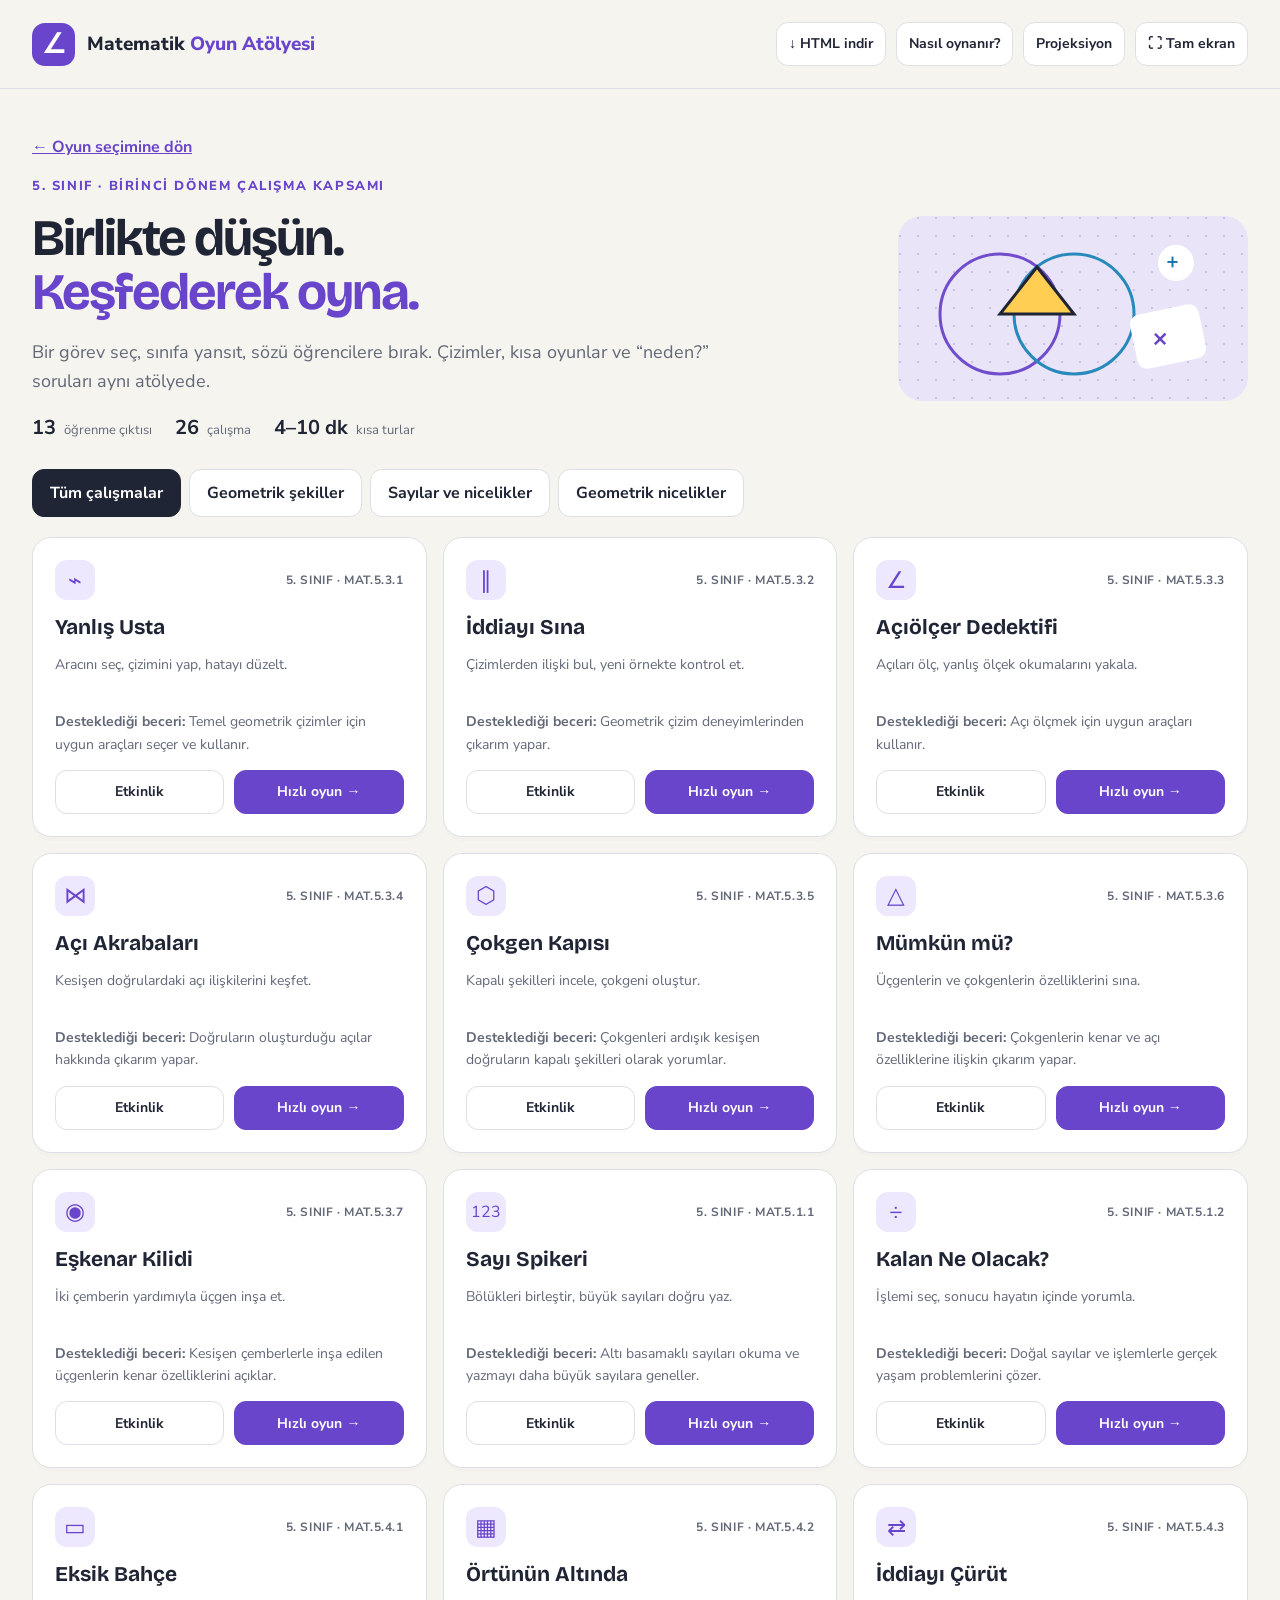
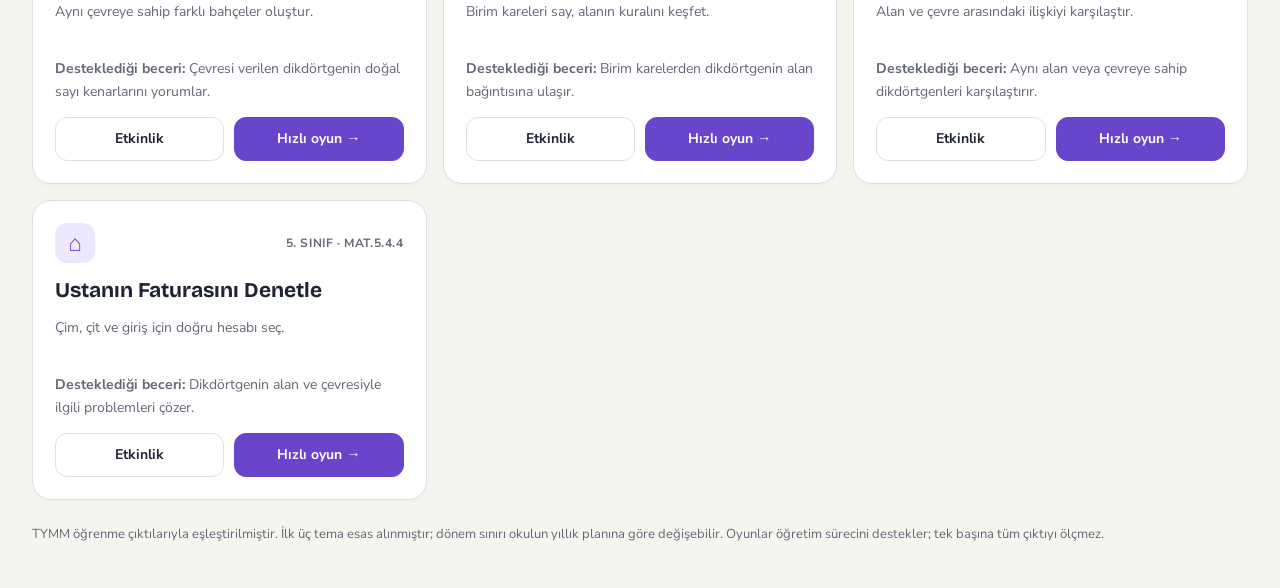
<file: oyun-atolyesi/etkinlikler.html>
<!doctype html>
<html lang="tr"><head><meta charset="utf-8"><meta name="viewport" content="width=device-width,initial-scale=1,viewport-fit=cover"><meta name="description" content="5. sınıf matematik için projeksiyonda oynanabilen 26 etkinlik ve oyun. Ortak giriş ve erişilebilir çizim kontrolleriyle."><title>Matematik Oyun Atölyesi</title>
<style>
:root{--bg:#f5f4ef;--ink:#202535;--muted:#626878;--purple:#6845ca;--blue:#1877af;--yellow:#ffcf53;--line:#dedfe6;--card:#fff;--green:#087f61}*{box-sizing:border-box}body{margin:0;background:var(--bg);color:var(--ink);font-family:Arial,Helvetica,sans-serif}button,input,select{font:inherit}button{cursor:pointer;border:1px solid var(--line);background:white;color:var(--ink);border-radius:12px;padding:12px 17px;font-weight:700;min-height:46px}button:hover{border-color:var(--purple);background:#f2edff}button:focus-visible,input:focus-visible,select:focus-visible{outline:3px solid #d28300;outline-offset:3px}button:disabled{opacity:.5;cursor:default}button.primary{background:var(--purple);border-color:var(--purple);color:#fff}button.yellow{background:var(--yellow);border-color:var(--yellow)}button.small{padding:8px 12px;font-size:14px;min-height:38px}.hide{display:none!important}.top{max-width:1480px;margin:auto;padding:22px 32px;display:flex;align-items:center;justify-content:space-between;gap:16px;border-bottom:1px solid var(--line)}.brand{display:flex;align-items:center;gap:12px;font-weight:800;font-size:19px}.mark{display:grid;place-items:center;background:var(--purple);color:white;width:43px;height:43px;border-radius:13px;font-size:27px}.top-actions,.row{display:flex;gap:10px;align-items:center;flex-wrap:wrap}.shell{max-width:1480px;margin:auto;padding:30px 32px}.eyebrow{font-size:13px;font-weight:800;letter-spacing:1.6px;color:var(--purple);text-transform:uppercase}h1{font-size:clamp(34px,4vw,56px);letter-spacing:-2px;line-height:1.07;margin:16px 0}h2{margin:0;font-size:26px;letter-spacing:-.6px}p{line-height:1.6}.intro{display:grid;grid-template-columns:1fr 350px;gap:36px;align-items:center;margin:8px 0 28px}.intro p{max-width:730px;color:var(--muted);font-size:18px}.hero-art{height:185px;background:#e9e4f8;border-radius:24px;position:relative;overflow:hidden}.hero-art svg{width:100%;height:100%}.stats{display:flex;gap:23px;font-size:13px;color:var(--muted)}.stats strong{color:var(--ink);font-size:20px;margin-right:5px}.filters{display:flex;gap:8px;margin:25px 0 20px;flex-wrap:wrap}.filters button.active{background:var(--ink);color:white;border-color:var(--ink)}.cards{display:grid;grid-template-columns:repeat(3,1fr);gap:16px}.card{background:white;border:1px solid var(--line);border-radius:19px;padding:22px;display:flex;flex-direction:column;gap:14px;box-shadow:0 4px 0 #24253503}.card-top{display:flex;justify-content:space-between;align-items:center}.code{font-size:12px;color:var(--muted);font-weight:700;letter-spacing:.6px}.icon{width:40px;height:40px;border-radius:12px;display:grid;place-items:center;background:#eee8ff;font-size:23px;color:var(--purple)}.card h3{font-size:21px;margin:0}.card p{font-size:14px;color:var(--muted);margin:0;min-height:43px}.card .row{margin-top:auto}.card .row button{flex:1;font-size:14px;padding:10px}.footer{font-size:13px;color:var(--muted);margin-top:24px}.playhead{display:flex;justify-content:space-between;align-items:center;gap:16px;margin-bottom:16px}.playhead .code{margin:0 0 6px}.scorebar{display:flex;align-items:center;gap:10px;flex-wrap:wrap}.team{border-radius:12px;background:#ebe5fa;padding:8px 12px;display:flex;gap:8px;align-items:center}.team.b{background:#dff0fa}.team strong{font-size:24px;min-width:24px;text-align:center}.team button{padding:2px 8px;min-height:32px;border:0;background:transparent}.team.active{outline:2px solid var(--purple)}.turn{display:flex;align-items:center;gap:8px;font-size:14px}.turn select{padding:9px;border-radius:9px;border:1px solid var(--line);background:white}.playgrid{display:grid;grid-template-columns:minmax(0,1fr) 345px;gap:18px;align-items:start}.stage{background:white;border-radius:22px;border:1px solid var(--line);overflow:hidden}.prompt{padding:24px 28px 14px}.prompt h3{font-size:clamp(23px,2.25vw,34px);line-height:1.25;margin:8px 0 10px}.prompt p{margin:0;color:var(--muted);font-size:17px}.round{color:var(--purple);font-weight:800;font-size:13px;letter-spacing:1px}.canvas-wrap{margin:10px 22px;background:#f8fafc;border-radius:16px;border:1px solid #e3e8ef;overflow:hidden;position:relative}canvas{width:100%;height:auto;aspect-ratio:900/390;display:block;touch-action:none}.board-tools{display:flex;align-items:center;gap:6px;flex-wrap:wrap;padding:0 22px 12px}.board-tools label{font-size:14px}.board-tools button{font-size:13px;padding:7px 10px;min-height:36px}.board-tools button.active{background:#e9e1ff;border-color:var(--purple)}input[type=range]{accent-color:var(--purple);max-width:180px}.answers{padding:10px 22px 22px;display:grid;grid-template-columns:1fr 1fr;gap:10px}.answers button{font-size:20px;text-align:left;min-height:64px;padding:15px 18px}.answers button.selected{outline:3px solid var(--purple);background:#f0eaff}.answers button.correct{background:#e0f5e9;border-color:#16845b;color:#126342}.answers input{width:100%;min-height:64px;border-radius:12px;border:2px solid var(--line);padding:14px;font-size:25px}.answers .wide{grid-column:1/-1}.feedback{margin:0 22px 20px;border-radius:12px;padding:17px 20px;font-size:20px;line-height:1.45;background:#eee9fc;border-left:5px solid var(--purple)}.feedback.good{background:#e3f4eb;border-color:var(--green)}.feedback.bad{background:#fff0dc;border-color:#ad6700}.side{display:flex;flex-direction:column;gap:13px}.panel{border:1px solid var(--line);border-radius:18px;background:white;padding:20px}.panel h3{font-size:16px;margin:0 0 12px}.panel p{font-size:15px;color:var(--muted);margin:8px 0}.panel>button{width:100%;margin-top:9px}.timer{font-variant-numeric:tabular-nums;font-size:36px;font-weight:800}.side .row button{flex:1}.guide{background:#eeebf7}.guide details>summary{cursor:pointer;font-weight:700;padding:4px 0}.guide ul{padding-left:21px;font-size:14px;line-height:1.7}.progress{height:5px;background:#e7e4ed}.progress>div{height:100%;background:var(--purple);transition:width .3s}.badge{display:inline-block;background:#efeafb;color:var(--purple);font-size:12px;padding:6px 9px;border-radius:7px;font-weight:700}.toast{position:fixed;bottom:24px;left:50%;transform:translateX(-50%);padding:14px 22px;background:var(--ink);color:white;border-radius:12px;z-index:5;max-width:90vw}.summary{text-align:center;padding:35px}.summary h3{font-size:32px}.summary .big{font-size:60px;color:var(--purple);font-weight:800}dialog{border:0;border-radius:20px;padding:28px;max-width:680px;max-height:85vh;overflow:auto;box-shadow:0 20px 100px #0003}dialog::backdrop{background:#20253599}dialog p,dialog li{font-size:16px;line-height:1.65}.projector{--muted:#454957}.projector .prompt h3{font-size:36px}.projector .answers button{font-size:25px}.projector .shell{max-width:1700px}.projector .guide{display:none}@media(min-width:1500px){canvas{max-height:440px}.shell{padding-top:26px}}@media(max-width:1100px){.playgrid{grid-template-columns:minmax(0,1fr) 280px}.cards{grid-template-columns:repeat(2,1fr)}.intro{grid-template-columns:1fr 260px}.top,.shell{padding-left:20px;padding-right:20px}.prompt{padding:20px}.answers button{font-size:18px}}@media(max-width:760px){.intro{grid-template-columns:1fr}.hero-art{display:none}.cards{grid-template-columns:1fr}.playgrid{grid-template-columns:1fr}.top{flex-wrap:wrap}.brand{font-size:16px}.top-actions button{font-size:12px;padding:8px}.playhead{align-items:flex-start;flex-direction:column}.side{display:grid;grid-template-columns:1fr}.answers{grid-template-columns:1fr}.shell{padding:18px 12px}.prompt h3,.projector .prompt h3{font-size:25px}.answers button,.projector .answers button{font-size:20px}.canvas-wrap{margin:8px}.board-tools{padding:10px}.prompt{padding:18px}.stats{gap:12px}h1{letter-spacing:-1px}.top{padding:15px}.scorebar{gap:5px}.team{padding:5px}.answers{padding:10px 12px 18px}}
</style><link rel="stylesheet" href="/assets/typography.css"><link rel="icon" type="image/png" href="/assets/ufkora-favicon.png"><link rel="stylesheet" href="/assets/mobile.css"><link rel="stylesheet" href="../features/rollout/content-entry.css?v=20261023-bank"><link rel="stylesheet" href="../features/rollout/bank-entry.css?v=20261023-bank"><script src="../features/rollout/active-clock.js?v=20261023-bank"></script><script src="../features/rollout/bank-model.js?v=20261023-bank"></script></head><body class="ufkora-activity activity-etkinlikler">
<header class="top"><div class="brand"><div class="mark">∠</div><span>Matematik <span style="color:var(--purple)">Oyun Atölyesi</span></span></div><div class="top-actions"><button class="small" id="download">↓ HTML indir</button><button class="small" id="help">Nasıl oynanır?</button><button class="small" id="project">Projeksiyon</button><button class="small" id="full">⛶ Tam ekran</button></div></header>
<main class="shell"><p><a href="index.html" style="color:#6845ca;font-weight:bold">← Oyun seçimine dön</a></p><section id="home"><div class="intro"><div><div class="eyebrow">5. sınıf · Birinci dönem çalışma kapsamı</div><h1>Birlikte düşün.<br><span style="color:var(--purple)">Keşfederek oyna.</span></h1><p>Bir görev seç, sınıfa yansıt, sözü öğrencilere bırak. Çizimler, kısa oyunlar ve “neden?” soruları aynı atölyede.</p><div class="stats"><span><strong>13</strong> öğrenme çıktısı</span><span><strong>26</strong> çalışma</span><span><strong>4–10 dk</strong> kısa turlar</span></div></div><div class="hero-art" aria-hidden="true"><svg viewBox="0 0 350 185"><defs><pattern id="dots" width="18" height="18" patternUnits="userSpaceOnUse"><circle cx="2" cy="2" r="1" fill="#c4b6e6"/></pattern></defs><rect width="350" height="185" fill="url(#dots)"/><circle cx="102" cy="98" r="60" fill="none" stroke="#714dcc" stroke-width="3"/><circle cx="176" cy="98" r="60" fill="none" stroke="#2889bb" stroke-width="3"/><path d="M102 98L176 98L139 51Z" fill="#ffce53" stroke="#202535" stroke-width="3"/><rect x="235" y="93" width="70" height="55" rx="10" fill="#fff" transform="rotate(-12 270 120)"/><text x="254" y="133" font-size="30" font-family="Arial" fill="#6845ca">×</text><circle cx="278" cy="47" r="18" fill="#fff"/><text x="268" y="54" font-size="24" fill="#1877af">+</text></svg></div></div><nav class="filters" aria-label="Tema filtresi"><button class="active" data-filter="all">Tüm çalışmalar</button><button data-filter="geo">Geometrik şekiller</button><button data-filter="num">Sayılar ve nicelikler</button><button data-filter="area">Geometrik nicelikler</button></nav><div class="cards" id="cards"></div><p class="footer">TYMM öğrenme çıktılarıyla eşleştirilmiştir. İlk üç tema esas alınmıştır; dönem sınırı okulun yıllık planına göre değişebilir. Oyunlar öğretim sürecini destekler; tek başına tüm çıktıyı ölçmez.</p></section>
<section id="play" class="hide"><div class="playhead"><div><button class="small" id="back">← Atölyeye dön</button><p class="code" id="playcode" style="margin-top:14px"></p><h2 id="playtitle"></h2></div><div class="scorebar"><div class="team" id="team0"><span>Mor takım</span><button data-score="0,-1" aria-label="Mor takımdan bir puan çıkar">−</button><strong id="score0">0</strong><button data-score="0,1" aria-label="Mor takıma bir puan ekle">+</button></div><div class="team b" id="team1"><span>Mavi takım</span><button data-score="1,-1" aria-label="Mavi takımdan bir puan çıkar">−</button><strong id="score1">0</strong><button data-score="1,1" aria-label="Mavi takıma bir puan ekle">+</button></div><div class="turn"><label for="turn">Sıra</label><select id="turn"><option value="0">Mor takım</option><option value="1">Mavi takım</option></select></div></div></div><div class="playgrid"><div class="stage"><div class="progress"><div id="bar"></div></div><div id="roundbody"><div class="prompt"><div class="round" id="roundlabel"></div><h3 id="question"></h3><p id="instruction"></p></div><div class="canvas-wrap" id="canvaswrap"><canvas id="canvas" width="900" height="390" tabindex="0" aria-label="Etkileşimli matematik çizim alanı. Oklarla imleci taşıyın; Enter ile köşe veya araç noktası seçin."></canvas></div><div class="board-tools" id="boardtools"></div><div class="answers" id="answers"></div><div id="feedback" class="feedback hide" role="status" aria-live="polite"></div></div><div id="summary" class="summary hide"></div></div><aside class="side"><div class="panel"><h3>Oyun kumandası</h3><button class="primary" id="check">Cevabı kontrol et</button><button id="reveal">Çözümü göster</button><button class="yellow" id="next" disabled>Sonraki tur →</button><div class="row" style="margin-top:12px"><button class="small" id="bonus">Gerekçeye +1</button><button class="small" id="reset">Puanları sıfırla</button></div><p id="scorehint">İlk kontrolde doğru cevap +1. Açıklama için öğretmen +1 verebilir.</p></div><div class="panel"><div class="row" style="justify-content:space-between"><h3>Düşünme süresi</h3><span class="timer" id="clock">01:00</span></div><div class="row"><button id="timerToggle" class="small">Başlat</button><button id="timerReset" class="small">↺ 60 sn</button></div><p>Seçilen süre her turda yeniden başlar. Yardımda ve arka sekmede durur. Süre sonunda yeniden deneyebilirsiniz.</p></div><div class="panel guide"><details><summary>Öğretmen notları</summary><p id="outcome"></p><ul><li id="warm"></li><li id="bridge"></li><li id="evidence"></li><li>Destek: soruyu birlikte okuyun, çizimde başlangıç noktasını gösterin.</li><li>Zenginleştirme: farklı bir örnek veya karşı örnek isteyin.</li></ul><p>Çizim görevlerinde araçları öğrenci kullanmalı. Serbest çizimler öğretmen tarafından değerlendirilir.</p></details></div></aside></div></section></main>
<dialog id="helpdialog"><h2>Sınıf hazır mı?</h2><ol><li>Bir karttan <b>Etkinlik</b> veya <b>Hızlı oyun</b> seçin. Her çalışma 3 turdan oluşur.</li><li>Projeksiyon ve tam ekran düğmeleriyle görünümü büyütün.</li><li>Sırası gelen takımı seçin. Öğrenci cevabı söylesin; öğretmen işaretlesin veya öğrencinin çizim yapmasına izin versin.</li><li>İlk kontrolde doğru cevap 1 puan getirir. “Gerekçeye +1” her turda bir kez verilir. Takım yanındaki +/− ile puanı düzeltebilirsiniz.</li><li>Serbest çizimlerde “Çözümü göster” ölçütleri açar. Öğretmen kontrol listesini değerlendirir ve puanı elle verir.</li><li>Bu sürüm ortak giriş dosyalarını site üzerinden yükler. Çevrim dışı kullanım için HTML ile birlikte ilgili assets ve features dosyaları da gerekir.</li></ol><p>Çizim alanı fare, dokunmatik ekran ve kalemi destekler. Kareli zeminlerde iki köşe seçebilir veya sürükleyebilirsiniz. Tam ekran bazı mobil tarayıcılarda desteklenmeyebilir.</p><button id="closehelp" class="primary">Hazırım</button></dialog><div id="toast" class="toast hide" role="status"></div>
<script>
'use strict';
const $=id=>document.getElementById(id);
const modules=[
{code:'MAT.5.3.1',cat:'geo',icon:'⌁',name:'Geometri takım çantası',game:'Yanlış Usta',desc:'Aracını seç, çizimini yap, hatayı düzelt.',goal:'Temel geometrik çizimler için uygun araçları seçer ve kullanır.',warm:'Ön soru: doğru parçasının kaç uç noktası vardır?',bridge:'Bağlantı: bir tasarımcı düzgün bir çemberi nasıl çizer?',evidence:'Kanıt: araç seçimi, çizimin doğruluğu ve araç kullanım açıklaması.'},
{code:'MAT.5.3.2',cat:'geo',icon:'∥',name:'Rayları Kur',game:'İddiayı Sına',desc:'Çizimlerden ilişki bul, yeni örnekte kontrol et.',goal:'Geometrik çizim deneyimlerinden çıkarım yapar.',warm:'Ön soru: dik açı kaç derecedir?',bridge:'Bağlantı: tren rayları arasındaki uzaklık neden sabittir?',evidence:'Kanıt: gözlem, çıkarım ve başka bir örnekte kontrol.'},
{code:'MAT.5.3.3',cat:'geo',icon:'∠',name:'Tahmin Et, Ölç',game:'Açıölçer Dedektifi',desc:'Açıları ölç, yanlış ölçek okumalarını yakala.',goal:'Açı ölçmek için uygun araçları kullanır.',warm:'Ön soru: dik ve doğru açının ölçüsü nedir?',bridge:'Bağlantı: açılan bir kapının dönme miktarını düşün.',evidence:'Kanıt: merkez, başlangıç kolu ve ölçek seçimi.'},
{code:'MAT.5.3.4',cat:'geo',icon:'⋈',name:'Kavşak Laboratuvarı',game:'Açı Akrabaları',desc:'Kesişen doğrulardaki açı ilişkilerini keşfet.',goal:'Doğruların oluşturduğu açılar hakkında çıkarım yapar.',warm:'Ön soru: 180° oluşturmak için 60° yanına kaç derece gerekir?',bridge:'Bağlantı: iki yolun kesiştiği bir kavşağı düşün.',evidence:'Kanıt: eşit veya bütünler açıları konumlarıyla açıklama.'},
{code:'MAT.5.3.5',cat:'geo',icon:'⬡',name:'Doğrulardan Şekle',game:'Çokgen Kapısı',desc:'Kapalı şekilleri incele, çokgeni oluştur.',goal:'Çokgenleri ardışık kesişen doğruların kapalı şekilleri olarak yorumlar.',warm:'Ön soru: açık ve kapalı şekil nasıl ayrılır?',bridge:'Bağlantı: bir alanı düz çit parçalarıyla çevrele.',evidence:'Kanıt: kapalılık, düz kenarlar ve kenar sayısı.'},
{code:'MAT.5.3.6',cat:'geo',icon:'△',name:'Şekil Kimliği',game:'Mümkün mü?',desc:'Üçgenlerin ve çokgenlerin özelliklerini sına.',goal:'Çokgenlerin kenar ve açı özelliklerine ilişkin çıkarım yapar.',warm:'Ön soru: eşkenar üçgende kaç kenar eşittir?',bridge:'Bağlantı: bir tabela hem üçgen hem ikizkenar olabilir mi?',evidence:'Kanıt: sınıflandırma ve mümkün olmayan duruma gerekçe.'},
{code:'MAT.5.3.7',cat:'geo',icon:'◉',name:'Çemberden Üçgen',game:'Eşkenar Kilidi',desc:'İki çemberin yardımıyla üçgen inşa et.',goal:'Kesişen çemberlerle inşa edilen üçgenlerin kenar özelliklerini açıklar.',warm:'Ön soru: bir çemberin yarıçapları arasında nasıl bir ilişki vardır?',bridge:'Bağlantı: pergel açıklığını değiştirmeden eşit uzunluklar taşı.',evidence:'Kanıt: kenar eşitliklerini yarıçaplarla gerekçelendirme.'},
{code:'MAT.5.1.1',cat:'num',icon:'123',name:'Bölük Atölyesi',game:'Sayı Spikeri',desc:'Bölükleri birleştir, büyük sayıları doğru yaz.',goal:'Altı basamaklı sayıları okuma ve yazmayı daha büyük sayılara geneller.',warm:'Ön soru: bir bölük kaç basamaktan oluşur?',bridge:'Bağlantı: büyük bir şehrin nüfusunu nasıl okuruz?',evidence:'Kanıt: sıfırlı bölükleri koruyarak okuma ve yazma.'},
{code:'MAT.5.1.2',cat:'num',icon:'÷',name:'Mini Grubun Alışverişi',game:'Kalan Ne Olacak?',desc:'İşlemi seç, sonucu hayatın içinde yorumla.',goal:'Doğal sayılar ve işlemlerle gerçek yaşam problemlerini çözer.',warm:'Ön soru: 24 ÷ 6 işlemi neyi anlatabilir?',bridge:'Bağlantı: paket fiyatlarını veya bir gezi için araç sayısını karşılaştır.',evidence:'Kanıt: işlem, sonuç, kalan yorumu ve kontrol.'},
{code:'MAT.5.4.1',cat:'area',icon:'▭',name:'20 Birimlik Çit',game:'Eksik Bahçe',desc:'Aynı çevreye sahip farklı bahçeler oluştur.',goal:'Çevresi verilen dikdörtgenin doğal sayı kenarlarını yorumlar.',warm:'Ön soru: çevreyi bulurken hangi kenarları toplarız?',bridge:'Bağlantı: elindeki çitle farklı bahçeler tasarla.',evidence:'Kanıt: uygun kenarlar ve sistemli seçenek listesi.'},
{code:'MAT.5.4.2',cat:'area',icon:'▦',name:'Fayans Ustası',game:'Örtünün Altında',desc:'Birim kareleri say, alanın kuralını keşfet.',goal:'Birim karelerden dikdörtgenin alan bağıntısına ulaşır.',warm:'Ön soru: bir sırada 6 kare varsa 2 sırada kaç kare vardır?',bridge:'Bağlantı: bir zemini boşluk bırakmadan fayansla kapla.',evidence:'Kanıt: satır × sütun ilişkisini açıklama.'},
{code:'MAT.5.4.3',cat:'area',icon:'⇄',name:'Aynı Alan, Başka Çevre',game:'İddiayı Çürüt',desc:'Alan ve çevre arasındaki ilişkiyi karşılaştır.',goal:'Aynı alan veya çevreye sahip dikdörtgenleri karşılaştırır.',warm:'Ön soru: alan ve çevrenin birimleri neden farklıdır?',bridge:'Bağlantı: aynı miktar fayans farklı şekillerde döşenebilir mi?',evidence:'Kanıt: hesaplama ve karşı örnek üretme.'},
{code:'MAT.5.4.4',cat:'area',icon:'⌂',name:'Bahçeyi Hazırla',game:'Ustanın Faturasını Denetle',desc:'Çim, çit ve giriş için doğru hesabı seç.',goal:'Dikdörtgenin alan ve çevresiyle ilgili problemleri çözer.',warm:'Ön soru: çim için alan mı çevre mi gerekir?',bridge:'Bağlantı: bahçenin kapı boşluğunu çit hesabında düşün.',evidence:'Kanıt: bağlama uygun işlem, birim ve sonuç kontrolü.'}
];
let bankDifficulty="easy";
let state={expired:false,module:0,mode:'game',round:0,scores:[0,0],team:0,selected:null,checked:false,revealed:false,bonus:false,correct:0,done:false};
let q,shapes=[],draft=null,tool='pen',rect=null,gridStart=null,angle=55,radius=180,protractor=false,clock=60,interval=null,canvas=$('canvas'),ctx=canvas.getContext('2d');
const text=(t,x,y,size=26,color='#202535',align='left')=>{ctx.fillStyle=color;ctx.font=`600 ${size}px Arial`;ctx.textAlign=align;ctx.fillText(t,x,y);ctx.textAlign='left'};
const line=(x,y,u,v,color='#6845ca',width=4)=>{ctx.beginPath();ctx.moveTo(x,y);ctx.lineTo(u,v);ctx.strokeStyle=color;ctx.lineWidth=width;ctx.stroke()};
const circle=(x,y,r,color='#6845ca')=>{ctx.beginPath();ctx.arc(x,y,r,0,Math.PI*2);ctx.strokeStyle=color;ctx.lineWidth=3;ctx.stroke()};
function toast(t){$('toast').textContent=t;$('toast').classList.remove('hide');clearTimeout(toast.t);toast.t=setTimeout(()=>$('toast').classList.add('hide'),3500)}
function renderCards(filter='all'){$('cards').innerHTML='';modules.forEach((m,i)=>{if(filter!=='all'&&m.cat!==filter)return;let d=document.createElement('article');d.className='card';d.innerHTML=`<div class="card-top"><span class="icon" style="${i===7?'font-size:16px':''}">${m.icon}</span><span class="code">5. SINIF · ${m.code}</span></div><h3>${m.game}</h3><p>${m.desc}</p><p><b>Desteklediği beceri:</b> ${m.goal}</p><div class="row"><button data-open="${i},activity">Etkinlik</button><button class="primary" data-open="${i},game">Hızlı oyun →</button></div>`;$('cards').append(d)})}
const choice=(prompt,options,answer,explain,visual=null,instruction='Bir cevap seçin. Ardından nedenini açıklayın.')=>({prompt,options,answer,explain,visual,instruction,type:'choice'});
const number=(prompt,answer,explain,visual=null,instruction='Cevabınızı yazın; düşünme yolunuzu sınıfla paylaşın.')=>({prompt,answer,explain,visual,instruction,type:'number'});
const drawing=(prompt,explain,visual='board')=>({prompt,explain,visual,type:'drawing',instruction:'Çizim araçlarını kullanın. Öğretmen, çözüm ölçütleriyle çizimi değerlendirsin.'});
function questionFor(m,mode,r){const a=mode==='activity';
if(m===0){if(a)return [drawing('A ve B noktalarını bir doğru parçasıyla birleştir.','Ölçütler: doğru parçası A’da başlayıp B’de bitmeli; iki uç nokta gösterilmeli. Cetvel seçimini açıklayın.','points'),drawing('O merkezli, P noktasından geçen bir çember çiz.','Ölçütler: çember aracıyla merkez O’dan P’ye sürükleyin; pergel açıklığı OP olur.','circlepoints'),drawing('P noktasından d doğrusuna bir dikme çiz.','Ölçütler: çizgi P’den d’ye inmeli ve d ile 90° oluşturmalı. Gönye veya dik doğru aracı seçiminizi açıklayın.','perp')][r];return [choice('Usta çember çizmek için yalnızca cetvel seçti. Hangi araçla düzeltmeli?',['Pergel','Açıölçer','Gönye'],0,'Pergel, merkezden uzaklığı sabit tutarak çember çizer. Ardından siz de çember aracıyla bir örnek çizin.','circlepoints'),choice('P’den d’ye çizilen kırmızı yol dikme mi?',['Evet, doğruya ulaşıyor.','Hayır, 90° oluşturmuyor.','Evet, uzun olduğu için.'],1,'Doğruya ulaşmak tek başına yeterli değil. Dikme doğruyla 90° oluşturur.','wrongperp'),choice('İki uç noktası belli bir çizim gerekiyor. Hangisi doğru?',['Doğru','Işın','Doğru parçası'],2,'Doğru parçasının iki uç noktası vardır. Doğru iki yönde, ışın bir yönde sınırsız uzanır.','points')][r]}
if(m===1){if(a)return [drawing('d doğrusunun üst tarafında, d’ye 3 kare uzaklıkta üç nokta işaretle ve birleştir.','Ölçüt: üç noktanın d’ye dik uzaklığı 3 kare olmalı. Birleştirilen noktalar d’ye paralel bir doğru üzerinde bulunur.','rails'),drawing('İki farklı çember çiz. Her birinde üç yarıçap göster.','Ölçüt: aynı çemberdeki yarıçaplar eşittir. Farklı çemberlerin yarıçapları mutlaka eşit olmak zorunda değildir.'),drawing('Bir doğruya, dışındaki P noktasından iki farklı dikme çizilebilir mi? Deneyerek açıkla.','Ölçüt: aynı P noktasından aynı doğruya yalnız bir dikme çizilebilir. İkinci farklı çizgi dik olmayacaktır.','perp')][r];return [choice('“Aynı çemberin bütün yarıçapları eşittir.”',['Doğru','Yanlış'],0,'Çember, merkezden eşit uzaklıktaki noktaların oluşturduğu şekildir.','circlepoints'),choice('“İki farklı noktadan geçen iki farklı doğru çizebilirim.”',['Doğru','Yanlış'],1,'İki farklı noktadan yalnız bir doğru geçer. Çizgiyi uzatmak yeni bir doğru oluşturmaz.','points'),choice('“Bir doğruya aynı tarafta eşit dik uzaklıktaki noktalar, ona paralel bir doğru oluşturur.”',['Doğru','Yanlış'],0,'Dik uzaklık sabittir. Noktaları birleştirerek ve doğruyu uzatarak kontrol edin.','rails')][r]}
if(m===2){if(a){let n=[40,115,70][r];return {...number('Önce tahmin et; açıölçeri aç ve açıyı ölç.',n,`Açı ${n}°’dir. Açıölçerin merkezi köşeye, 0° çizgisi sağa uzanan kola hizalanır.`,{kind:'angle',value:n},'“Açıölçeri aç” düğmesini kullanın. Sonucu derece cinsinden yazın.'),protractor:true}}return [choice('Açı sağdaki 0°’den başlıyor. Öğrenci 140° okudu. Doğru ölçü kaç?',['40°','140°','90°'],0,'Açı dar açıdır. Sağdaki 0°’den başlayan ölçek 40° verir; diğer ölçek 140° gösterir.',{kind:'angle',value:40,protractor:true}),choice('Açıölçerin merkezi köşeden kaydırılmış. İlk ne düzeltilmeli?',['Merkez köşeye taşınmalı.','Açının kolları kısaltılmalı.','Sonuca 10° eklenmeli.'],0,'Önce açıölçerin merkezi açının köşesine yerleştirilir.',{kind:'angle',value:65,protractor:true,offset:65}),choice('Öğrenci bu geniş açıya 65° dedi. Hangi ölçü doğru?',['65°','115°','180°'],1,'Açı 90°’den büyük, 180°’den küçüktür. Doğru ölçek 115° verir.',{kind:'angle',value:115,protractor:true})][r]}
if(m===3){if(a)return [number('Üst sağ açı 50°. Tersindeki C açısı kaç derecedir?',50,'Ters açılar eşittir: A = C = 50°.',{kind:'cross',value:50}),number('A açısı 65°. Komşu bütünleri B kaç derecedir?',115,'Doğru açı 180°’dir. B = 180 − 65 = 115°.',{kind:'cross',value:65}),choice('Kolları hareket ettir. A ile C arasındaki hangi ilişki korunuyor?',['A = C','A + C = 90°','A her zaman C’den büyük'],0,'Doğruların eğimi değişse de ters açılar eşit kalır.',{kind:'cross',value:55,drag:true},'Mor kolun ucunu sürükleyin veya açı kaydırıcısını kullanın.')][r];return [choice('A açısının ters açısı hangisi?',['B','C','D'],1,'A ve C karşı karşıyadır; kolları birbirinin zıt ışınlarıdır.',{kind:'cross',value:55}),choice('A açısının komşu bütünleri hangi açılardır?',['Yalnız C','B ve D','C ve D'],1,'A+B=180° ve A+D=180°. Ortak kolları bulunduğu için komşudurlar.',{kind:'cross',value:55}),number('Bir açının ölçüsü 35°. Tümleri kaç derecedir?',55,'Tümler açıların ölçüleri toplamı 90°’dir: 90 − 35 = 55.',{kind:'angle',value:35})][r]}
if(m===4){if(a)return [drawing('Üç doğru çiz. Aralarında oluşan kapalı üçgenin sınırını belirginleştir.','Ölçüt: doğrular aynı noktada kesişmemeli; ikişer kesişerek üçgen oluşturmalı. Kenarlar kesişim noktaları arasındaki doğru parçalarıdır.'),drawing('Dört doğruyla kapalı, dış bükey bir dörtgen oluştur.','Ölçüt: dört kenarlı kapalı bir bölge oluşmalı. Doğruları kenarların ötesine uzatarak doğru–kenar farkını gösterin.'),drawing('Açık şekli bir çokgene dönüştür.','Ölçüt: açık uçları doğru parçasıyla birleştirin. Şekil kapalı ve kenarları düz olmalı.','openpoly')][r];return [choice('Hangi şekil çokgen kapısından geçer?',['A','B','C'],1,'B, doğru parçalarından oluşan kapalı bir şekildir. A açık, C eğri kenarlıdır.','polygonset'),choice('Bir çokgen oluşturmak için en az kaç doğru gerekir?',['2','3','4'],1,'En az üç doğru, uygun biçimde kesişerek üçgen oluşturabilir.','triangle'),choice('Bir şekil kapalı ama kenarlarından biri eğri. Çokgen midir?',['Evet','Hayır'],1,'Çokgenin sınırı doğru parçalarından oluşur; kapalı olması tek başına yeterli değildir.','curved')][r]}
if(m===5){if(a)return [number('Bu çokgenin kaç köşegeni vardır?',2,'Dörtgende komşu olmayan köşeler birleştirilir. İki köşegen vardır.','quad'),choice('Bu üçgenin kenar ve açı kimliği hangisi?',['İkizkenar ve dik açılı','Eşkenar ve dar açılı','Çeşitkenar ve geniş açılı'],0,'İki dik kenarı eşit olduğu için ikizkenar; 90° açısı olduğu için dik açılıdır.','rightiso'),number('Üçgenin iki açısı 50° ve 60°. Üçüncü açı kaç derecedir?',70,'Üçgenin iç açıları toplamı 180°: 180 − 50 − 60 = 70.','triangle')][r];return [choice('Dik açılı ikizkenar üçgen mümkün mü?',['Mümkün','Mümkün değil'],0,'45°, 45°, 90° açılı üçgen hem dik açılı hem ikizkenardır.','rightiso'),choice('Geniş açılı eşkenar üçgen mümkün mü?',['Mümkün','Mümkün değil'],1,'Eşkenar üçgenin her iç açısı 60°’dir; geniş açısı olamaz.','equilateral'),choice('Bir üçgende iki dik açı bulunabilir mi?',['Evet','Hayır'],1,'İki dik açı zaten 180° eder; üçüncü açıya yer kalmaz.','triangle')][r]}
if(m===6){if(a)return [choice('İki çemberin yarıçapları eşit. Hangi iki kenar kesinlikle eşit?',['AC ve BC','AB ve AC','AB ve BC'],0,'AC ve BC eş yarıçaplı çemberlerin yarıçaplarıdır. AB merkezler arası uzaklıktır.',{kind:'circles',radius:145}),{...number('AB = 180 birim. Eşkenar üçgen için ortak yarıçapı ayarla.',180,'Her iki çemberin yarıçapı AB’ye eşit seçilir: AC = BC = AB.',{kind:'circles',radius:145,drag:true},'Kaydırıcı ile yarıçapı ayarlayın; sonra aynı değeri cevap alanına yazın.'),requireRadius:true},choice('Ortak yarıçapı değiştir. AC ve BC için hangi özellik korunuyor?',['Her zaman eşitler.','Her zaman farklılar.','İkisi de her zaman AB’ye eşit.'],0,'Çemberler eş yarıçaplı kaldığı için AC=BC korunur; AB’ye eşitlik yalnız yarıçap 180 olduğunda olur.',{kind:'circles',radius:210,drag:true})][r];return [number('AB = 180 birim. Eşkenar kilidini açacak pergel açıklığı kaç?',180,'Pergel açıklığı AB kadar olursa her iki çember diğerinin merkezinden geçer. Üç kenar da 180 olur.',{kind:'circles',radius:180}),choice('İki çemberin yarıçapı 145, merkezler arası uzaklık 180. Üçgenin türü?',['Eşkenar','İkizkenar','Çeşitkenar'],1,'Kenarlar 145, 145 ve 180’dir; iki kenar eşit olduğundan ikizkenardır.',{kind:'circles',radius:145}),choice('Yarıçaplar 130 ve 160, merkezler arası uzaklık 180. Kenarlara göre türü?',['Eşkenar','İkizkenar','Çeşitkenar'],2,'Üç kenar uzunluğu 130, 160 ve 180’dir; hepsi farklıdır.',{kind:'circles',radius:130,r2:160})][r]}
if(m===7){if(a)return [number('24 | 006 | 305 bölüklerinden oluşan sayıyı yaz.',24006305,'24 milyon + 6 bin + 305 = 24 006 305.',{kind:'blocks',blocks:['24','006','305'],labels:['Milyonlar','Binler','Birler']}),number('24 006 305 sayısındaki 6 rakamının basamak değeri kaçtır?',6000,'6 rakamı binler basamağındadır: 6 × 1000 = 6000.',{kind:'bigtext',value:'24 006 305'}),choice('24 000 305 sayısında hangi bölük okunmaz?',['Milyonlar','Binler','Birler'],1,'Binler bölüğü 000 olduğundan “bin” söylenmez: yirmi dört milyon üç yüz beş.',{kind:'blocks',blocks:['24','000','305'],labels:['Milyonlar','Binler','Birler']})][r];return [number('“Yirmi dört milyon altı bin üç yüz beş” sayısını yaz.',24006305,'Doğru yazım: 24 | 006 | 305. Her bölük sağdan başlayarak üç basamaklıdır.',{kind:'bigtext',value:'Milyonlar · Binler · Birler'}),number('“Üç milyar beş milyon seksen” sayısını yaz.',3005000080,'Doğru yazım: 3 | 005 | 000 | 080. Binler bölüğündeki sıfırlar korunur.',{kind:'bigtext',value:'Milyarlar · Milyonlar · Binler · Birler'}),number('“Yüz iki milyon kırk bin yedi” sayısını yaz.',102040007,'Doğru yazım: 102 | 040 | 007.',{kind:'bigtext',value:'Bölükleri unutmadan yaz.'})][r]}
if(m===8){if(a)return [number('A paketi: 6 kalem / 90 TL. Bir kalem kaç TL?',15,'90 ÷ 6 = 15 TL.',{kind:'shop'}),number('B paketi: 8 kalem / 112 TL. 24 kalem için kaç TL ödenir?',336,'24 ÷ 8 = 3 paket; 3 × 112 = 336 TL.',{kind:'shop'}),number('24 kalem alınacak. B paketini seçince A’ya göre kaç TL tasarruf edilir?',24,'A: 4 × 90 = 360 TL. B: 3 × 112 = 336 TL. Fark 24 TL.',{kind:'shop'})][r];return [number('97 öğrenci, 24 kişilik araçlarla taşınacak. En az kaç araç gerekir?',5,'97 ÷ 24 = 4 kalan 1. Son öğrenci için bir araç daha gerekir: 5 araç.',{kind:'bigtext',value:'97 öğrenci · 24 kişilik araç'}),number('97 boncuk, 24’lü paketlere konacak. Kaç TAM paket oluşur?',4,'4 tam paket oluşur; 1 boncuk artar. Bu kez tam paket sayısı soruluyor.',{kind:'bigtext',value:'97 boncuk · 24’lü paket'}),number('97 dakika, kaç saat ve kaç dakikadır? Kalan dakikayı yaz.',37,'97 = 60 + 37. Süre 1 saat 37 dakikadır; kalan dakika 37’dir.',{kind:'bigtext',value:'1 saat = 60 dakika'})][r]}
if(m===9){if(a)return {type:'grid',prompt:['Çevresi 20 birim olan bir dikdörtgen çiz.','Çevresi 20 birim, bir kenarı 3 birim olan dikdörtgen çiz.','Çevresi 20 birim olan kareyi çiz.'][r],instruction:'Kareli zeminde iki köşe seçin veya sürükleyin. Her kare 1 birimdir.',visual:'grid',target:r,explain:['Komşu kenarların toplamı 10 olmalı: 1–9, 2–8, 3–7, 4–6 veya 5–5.','Kenarlar 3 ve 7 birimdir. 2 × (3 + 7) = 20.','Kenarlar 5 ve 5 birimdir. Kare de bir dikdörtgendir.'][r]};return [number('Çevre 20. Kenar çiftleri: 1–9, 2–8, 3–7, 5–5. Eksik çiftte kısa kenar kaç?',4,'Eksik çift 4–6’dır. İki komşu kenarın toplamı 10 olmalı.',{kind:'bigtext',value:'1×9   2×8   3×7   ?   5×5'}),number('Çevresi 24 birim olan dikdörtgenin bir kenarı 4. Diğeri kaç?',8,'Çevrenin yarısı 12’dir. Diğer kenar 12 − 4 = 8.',{kind:'rect',w:8,h:4,label:'Çevre: 24 birim'}),number('Çevresi 20 birim olan kaç farklı dikdörtgen var? Döndürmeleri aynı say.',5,'Pozitif doğal sayı kenar çiftleri: 1–9, 2–8, 3–7, 4–6, 5–5. Toplam 5.','grid')][r]}
if(m===10){let w=[6,5,7][r],h=[4,3,4][r];return number(a?`${h} satır ve ${w} sütundaki birim karelerin toplamı kaç?`:'Örtünün altında kalanlarla birlikte toplam kaç birim kare var?',w*h,`${h} satırın her birinde ${w} kare var: ${h} × ${w} = ${w*h} birimkare.`,{kind:'tiles',w,h,covered:!a},a?'Karelere dokunarak işaretleyebilirsiniz. Sonra saymadan bulmanın yolunu açıklayın.':'İlk satır ve ilk sütundaki kareleri inceleyin. Örtüyü çözümden önce açmayın.')}
if(m===11){if(a)return [number('4 × 6 dikdörtgeninin alanı 24. Çevresi kaç birim?',20,'2 × (4 + 6) = 20 birim.',{kind:'rect',w:6,h:4,label:'Alan = 24 birimkare'}),number('3 × 8 dikdörtgeninin alanı da 24. Çevresi kaç birim?',22,'2 × (3 + 8) = 22 birim. Alan aynı, çevre farklı.',{kind:'rect',w:8,h:3,label:'Alan = 24 birimkare'}),choice('4×6 ile 3×8 dikdörtgenleri ne gösterdi?',['Aynı alan, farklı çevre olabilir.','Aynı alan, daima aynı çevredir.','Alan ve çevre aynı kavramdır.'],0,'İkisinin alanı 24, çevreleri 20 ve 22 birimdir.',{kind:'compare',pairs:[[6,4],[8,3]]})][r];return [choice('“Çevre eşitse alan da eşittir.” 1×9 ve 4×6 bu iddiayı çürütür mü?',['Evet','Hayır'],0,'İki çevre de 20 birim; alanlar 9 ve 24 birimkare. Bu bir karşı örnektir.',{kind:'compare',pairs:[[9,1],[6,4]]}),choice('“Alan eşitse çevre de eşittir.” 2×12 ve 4×6 için kararın?',['İddia doğru','İddia yanlış'],1,'Alanlar 24; çevreler 28 ve 20 birimdir.',{kind:'compare',pairs:[[12,2],[6,4]]}),number('Çevresi 20 olan 2×8 ve 5×5 dikdörtgenlerinin alan farkı kaç?',9,'Alanlar 16 ve 25 birimkare; fark 9 birimkaredir.',{kind:'compare',pairs:[[8,2],[5,5]]})][r]}
if(m===12){if(a)return [number('6 m × 4 m bahçenin tamamına çim döşenecek. Kaç m² çim gerekir?',24,'Alan = 6 × 4 = 24 m².',{kind:'garden'}),number('Aynı bahçede 2 m giriş açık kalacak. Kaç metre çit gerekir?',18,'Çevre = 2 × (6 + 4) = 20 m. Giriş çıkarılır: 20 − 2 = 18 m.',{kind:'garden'}),number('Çit metresi 30 TL. Giriş hariç 18 m çit için kaç TL gerekir?',540,'18 × 30 = 540 TL.',{kind:'garden'})][r];return [choice('Usta “24 metre çit gerekir” dedi. 2 m giriş açık. Doğru miktar?',['18 m','20 m','24 m'],0,'Çit çevreyle ilgilidir: 2 × (6+4) − 2 = 18 m.',{kind:'garden'}),choice('Usta “20 m² çim gerekir” dedi. Doğru miktar?',['18 m²','20 m²','24 m²'],2,'Çim alanla ilgilidir: 6 × 4 = 24 m². Giriş açıklığı çim alanını azaltmaz.',{kind:'garden'}),choice('Faturada hangi birimler doğru?',['Çit: m² · Çim: m','Çit: m · Çim: m²','İkisi de m'],1,'Çit bir uzunluğu, çim bir yüzeyin alanını ölçer.',{kind:'garden'})][r]}
}
let tileMarks=new Set();
function start(i,mode){stopTimer();state={...state,module:i,mode,round:0,correct:0,done:false};$('home').classList.add('hide');$('play').classList.remove('hide');$('playtitle').textContent=mode==='activity'?modules[i].name:modules[i].game;$('playcode').textContent=modules[i].code+' · '+(mode==='activity'?'ETKİNLİK':'HIZLI OYUN');['outcome','warm','bridge','evidence'].forEach((id,j)=>$(id).textContent=modules[i][['goal','warm','bridge','evidence'][j]]);updateScores();loadRound();window.scrollTo(0,0)}
function loadRound(){q=window.UfkoraBankModel.adapt(questionFor(state.module,state.mode,state.round),bankDifficulty);Object.assign(state,{expired:false,selected:null,checked:false,revealed:false,bonus:false});shapes=[];draft=null;rect=null;gridStart=null;tileMarks.clear();tool='pen';angle=typeof q.visual==='object'?(q.visual.value||55):55;radius=typeof q.visual==='object'?(q.visual.radius||180):180;protractor=!!(q.visual&&q.visual.protractor);$('roundbody').classList.remove('hide');$('summary').classList.add('hide');$('roundlabel').textContent=`TUR ${state.round+1} / 3 · ${state.mode==='activity'?'KEŞFET & AÇIKLA':'DÜŞÜN & OYNA'}`;$('bar').style.width=((state.round)/3*100)+'%';$('question').textContent=q.prompt;$('instruction').textContent=q.instruction;$('feedback').className='feedback hide';$('next').disabled=true;$('check').disabled=q.type==='drawing';$('check').textContent=q.type==='drawing'?'Öğretmen değerlendirmesi':'Cevabı kontrol et';$('reveal').disabled=false;$('bonus').disabled=false;$('answers').innerHTML='';$('canvaswrap').classList.toggle('hide',!q.visual);if(q.type==='choice'){q.options.forEach((v,i)=>{let b=document.createElement('button');b.textContent=String.fromCharCode(65+i)+') '+v;b.onclick=()=>{if(state.checked||state.revealed)return;state.selected=i;document.querySelectorAll('#answers button').forEach(x=>x.classList.remove('selected'));b.classList.add('selected')};$('answers').append(b)})}else if(q.type==='number'){let input=document.createElement('input');input.id='numeric';input.className='wide';input.inputMode='numeric';input.autocomplete='off';input.placeholder='Cevabını yaz…';input.setAttribute('aria-label','Sayısal cevap');input.addEventListener('keydown',e=>{if(e.key==='Enter')check()});$('answers').append(input)}else if(q.type==='grid'){$('answers').innerHTML='<div class="wide" id="gridstatus" style="font-size:20px">Henüz dikdörtgen çizilmedi.</div>'}else{$('answers').innerHTML='<div class="wide" style="color:var(--muted)">Çiziminizi açıklayın. Ölçütleri görmek için “Çözümü göster”e basın.</div>'}buildTools();draw();resetTimer();window.UfkoraBankEntry?.roundLoaded();}
function buildTools(){let b=$('boardtools');b.innerHTML='';if(!q.visual)return;let k=typeof q.visual==='object'?q.visual.kind:q.visual;
if(q.type==='grid'){b.innerHTML='<span>İki köşe seç veya sürükle · 1 kare = 1 birim</span>';let clear=document.createElement('button');clear.textContent='Temizle';clear.onclick=()=>{if(state.checked||state.revealed)return;rect=null;gridStart=null;draw();$('gridstatus').textContent='Henüz dikdörtgen çizilmedi.'};b.append(clear);return}
if(q.protractor){let btn=document.createElement('button');btn.textContent='Açıölçeri aç / kapat';btn.onclick=()=>{protractor=!protractor;draw()};b.append(btn)}
if(k==='cross'&&q.visual.drag){let lab=document.createElement('label');lab.textContent='Açıyı değiştir ';let s=document.createElement('input');s.type='range';s.min=20;s.max=150;s.value=angle;s.setAttribute('aria-label','Kesişen doğruların açısını değiştir');s.oninput=()=>{angle=+s.value;draw()};lab.append(s);b.append(lab)}
if(k==='circles'&&q.visual.drag){let lab=document.createElement('label');lab.textContent='Ortak yarıçap ';let s=document.createElement('input');s.type='range';s.min=100;s.max=220;s.value=radius;s.setAttribute('aria-label','Çemberlerin ortak yarıçapı');let out=document.createElement('span');out.textContent=radius;s.oninput=()=>{if(state.checked||state.revealed)return;radius=+s.value;out.textContent=radius;draw()};lab.append(s,out);b.append(lab)}
if(q.type==='drawing'||state.module<7){[['pen','Kalem'],['point','Nokta'],['line','Doğru parçası'],['infinite','Doğru'],['circle','Çember']].forEach(([key,label])=>{let btn=document.createElement('button');btn.textContent=label;btn.classList.toggle('active',key===tool);btn.onclick=()=>{tool=key;buildTools()};b.append(btn)});let undo=document.createElement('button');undo.textContent='↶ Geri al';undo.onclick=()=>{shapes.pop();draw()};b.append(undo);let clear=document.createElement('button');clear.textContent='Çizimleri sil';clear.onclick=()=>{shapes=[];draw()};b.append(clear)} }
function updateScores(){[0,1].forEach(i=>{$('score'+i).textContent=state.scores[i];$('team'+i).classList.toggle('active',state.team===i)});$('turn').value=state.team;}
function showFeedback(ok,msg){$('feedback').className='feedback '+(ok?'good':'bad');$('feedback').textContent=msg}
function check(){if(state.expired||document.hidden||state.done||state.checked||state.revealed||q.type==='drawing')return;if(window.UfkoraBankEntry&&!window.UfkoraBankEntry.sync())return;let ok=false;if(q.type==='choice'){if(state.selected===null){toast('Önce bir cevap seçin.');return}ok=state.selected===q.answer}else if(q.type==='number'){let raw=$('numeric').value.trim();if(!/^(?:\d+|\d{1,3}(?:\.\d{3})+|\d{1,3}(?: \d{3})+)$/.test(raw)){toast('Tam sayı yazın. Binlik grupları üç basamak olmalı; aynı ayırıcıyı kullanın.');return}raw=raw.replace(/[ .]/g,'');ok=Number(raw)===q.answer&&(!q.requireRadius||radius===180)}else if(q.type==='grid'){if(!rect||!rect.w||!rect.h){toast('Önce kareli zeminde bir dikdörtgen oluşturun.');return}ok=2*(rect.w+rect.h)===20&&(q.target!==1||rect.w===3||rect.h===3)&&(q.target!==2||rect.w===rect.h)}state.checked=true;if(ok){state.correct++;state.scores[state.team]++;updateScores()}showFeedback(ok,(ok?'Doğru! +1 puan. ':'Bu kez olmadı. ')+q.explain);$('check').disabled=true;$('next').disabled=false;$('reveal').disabled=true;if($('numeric'))$('numeric').disabled=true;markAnswer();draw();stopTimer()}
function markAnswer(){if(q.type==='choice')document.querySelectorAll('#answers button').forEach((b,i)=>{b.disabled=true;b.classList.toggle('correct',i===q.answer)})}
function reveal(){if(state.expired||state.revealed||state.checked||state.done)return;if(window.UfkoraBankEntry&&!window.UfkoraBankEntry.sync())return;window.UfkoraBankEntry?.markRevealed();state.revealed=true;$('feedback').className='feedback';$('feedback').textContent=(q.type==='drawing'?'Öğretmen kontrolü: ':'Çözüm: ')+q.explain;$('check').disabled=true;$('reveal').disabled=true;$('next').disabled=false;if($('numeric'))$('numeric').disabled=true;markAnswer();draw();stopTimer()}
function next(){if(state.expired||(!state.checked&&!state.revealed))return;if(state.round<2){state.round++;state.team=1-state.team;updateScores();loadRound()}else{state.done=true;stopTimer();$('roundbody').classList.add('hide');$('summary').classList.remove('hide');$('bar').style.width='100%';$('summary').innerHTML=`<span class="badge">ÇALIŞMA TAMAMLANDI</span><h3>Bir tur da söz sizde.</h3><p>Bugün hangi ilişkiyi keşfettiniz?<br>Bir arkadaşınıza yeni bir örnekle anlatın.</p><div class="big">${state.correct} / 3</div><p>İlk kontrolde doğru cevaplanan tur<br><small>Serbest çizimler bu sayıya dahil değildir.</small></p><p>Mor takım: <b>${state.scores[0]}</b> · Mavi takım: <b>${state.scores[1]}</b><br><small>Puanlar bütün çalışmalar boyunca birikir.</small></p><div class="row" style="justify-content:center"><button class="primary" id="again">Yeniden oyna</button><button id="homeEnd">Başka çalışma seç</button></div>`;$('again').onclick=()=>start(state.module,state.mode);$('homeEnd').onclick=home;$('check').disabled=true;$('reveal').disabled=true;$('next').disabled=true;$('bonus').disabled=true;}}
function home(){stopTimer();$('play').classList.add('hide');$('home').classList.remove('hide');window.scrollTo(0,0)}
function stopTimer(){clearInterval(interval);interval=null;$('timerToggle').textContent='Başlat'}function clockRender(){$('clock').textContent=String(Math.floor(clock/60)).padStart(2,'0')+':'+String(clock%60).padStart(2,'0')}function resetTimer(){stopTimer();clock=60;clockRender()}
function toggleTimer(){if(interval){stopTimer();return}if(clock===0)clock=60;$('timerToggle').textContent='Duraklat';interval=setInterval(()=>{clock--;clockRender();if(clock<=0){stopTimer();toast('Düşünme süresi tamamlandı. Cevap vermeye devam edebilirsiniz.')}},1000)}
function poly(points,fill='#eee7ff',stroke='#6845ca',close=true){ctx.beginPath();points.forEach(([x,y],i)=>i?ctx.lineTo(x,y):ctx.moveTo(x,y));if(close)ctx.closePath();ctx.fillStyle=fill;if(close)ctx.fill();ctx.strokeStyle=stroke;ctx.lineWidth=4;ctx.stroke()}
function grid(){for(let x=45;x<=855;x+=30)line(x,30,x,360,'#dce3ed',1);for(let y=30;y<=360;y+=30)line(45,y,855,y,'#dce3ed',1)}
function protractorDraw(x,y){ctx.save();ctx.translate(x,y);ctx.beginPath();ctx.arc(0,0,195,Math.PI,Math.PI*2);ctx.closePath();ctx.fillStyle='#d8ecfa88';ctx.fill();ctx.strokeStyle='#3d718e';ctx.lineWidth=2;ctx.stroke();for(let d=0;d<=180;d+=5){let a=-d*Math.PI/180,rr=d%10===0?178:185;line(rr*Math.cos(a),rr*Math.sin(a),195*Math.cos(a),195*Math.sin(a),'#3d718e',1);if(d%20===0){text(d,163*Math.cos(a),163*Math.sin(a)+5,13,'#224f68','center');text(180-d,140*Math.cos(a),140*Math.sin(a)+5,11,'#795592','center')}}circle(0,0,5,'#d07800');ctx.restore()}
function draw(){ctx.clearRect(0,0,900,390);ctx.fillStyle='#f8fafc';ctx.fillRect(0,0,900,390);if(!q)return;let v=q.visual,k=typeof v==='object'?v.kind:v;
if(['board','grid','rails'].includes(k))grid();
if(['points','circlepoints','perp','wrongperp','rails'].includes(k)){if(k==='points'){circle(250,200,5);circle(650,200,5);text('A',240,240);text('B',640,240)}if(k==='circlepoints'){circle(380,200,5);circle(540,200,5);text('O',360,232);text('P',550,215);if(q.type!=='drawing'){circle(380,200,160);line(380,200,540,200);text('yarıçap',420,190,19)}}if(['perp','wrongperp'].includes(k)){line(100,300,800,300,'#1877af');text('d',810,305);circle(420,100,5);text('P',430,90);if(k==='wrongperp')line(420,100,650,300,'#cc4f36',5)}if(k==='rails'){line(45,270,855,270,'#1877af');text('d',865,280)}}
if(k==='angle'){let x=430,y=290,n=v.value;if(protractor)protractorDraw(x+(v.offset||0),y);line(x,y,x+245,y,'#6845ca',5);line(x,y,x+240*Math.cos(-n*Math.PI/180),y+240*Math.sin(-n*Math.PI/180),'#6845ca',5);circle(x,y,5);text('O',x-22,y+32);ctx.beginPath();ctx.arc(x,y,55,-n*Math.PI/180,0);ctx.strokeStyle='#e3a72c';ctx.lineWidth=4;ctx.stroke();if(state.checked||state.revealed)text(n+'°',x+55,y-35,26,'#6845ca')}
if(k==='cross'){let n=v.drag?angle:v.value,x=450,y=195,a=n*Math.PI/180;line(170,y,730,y,'#1877af',4);line(x-230*Math.cos(a),y+230*Math.sin(a),x+230*Math.cos(a),y-230*Math.sin(a),'#6845ca',5);const arc=(start,end,label)=>{let mid=(start+end)/2;ctx.beginPath();ctx.arc(x,y,60,-end,-start);ctx.strokeStyle='#b5a4df';ctx.lineWidth=2;ctx.stroke();text(label,x+98*Math.cos(mid),y-98*Math.sin(mid)+7,24,'#202535','center')};arc(0,a,'A');arc(a,Math.PI,'B');arc(Math.PI,Math.PI+a,'C');arc(Math.PI+a,2*Math.PI,'D');text('A = '+n+'°',28,45,23);if(v.drag)circle(x+230*Math.cos(a),y-230*Math.sin(a),10,'#6845ca')}
if(k==='polygonset'){poly([[100,250],[100,100],[240,100],[240,250]],'', '#6845ca',false);poly([[360,250],[360,100],[510,100],[510,250]]);circle(700,180,75,'#1877af');['A','B','C'].forEach((l,i)=>text(l,170+i*265,320,30,'#202535','center'))}
if(k==='openpoly')poly([[300,290],[260,140],[450,70],[650,160],[600,290]],'','#6845ca',false);
if(k==='curved'){ctx.beginPath();ctx.moveTo(330,280);ctx.lineTo(330,100);ctx.quadraticCurveTo(690,90,600,280);ctx.closePath();ctx.fillStyle='#e5ddf8';ctx.fill();ctx.strokeStyle='#6845ca';ctx.lineWidth=4;ctx.stroke()}
if(['triangle','equilateral','rightiso','quad'].includes(k)){if(k==='quad')poly([[280,270],[300,100],[650,100],[620,270]]);else if(k==='rightiso'){poly([[300,285],[300,85],[500,285]]);line(300,265,320,265);line(320,265,320,285);text('a',270,190);text('a',400,320)}else{poly([[300,285],[450,70],[600,285]]);if(k==='equilateral'){text('a',345,170);text('a',555,170);text('a',450,320)}}}
if(k==='circles'){let r1=v.drag?radius:v.radius,r2=v.r2||r1,d=180,ax=387,bx=513,y=225;circle(ax,y,r1*.7,'#6845ca');circle(bx,y,r2*.7,'#1877af');let off=(r1*r1-r2*r2+d*d)/(2*d),h=Math.sqrt(Math.max(0,r1*r1-off*off)),cx=ax+off*.7,cy=y-h*.7;poly([[ax,y],[bx,y],[cx,cy]],'#ffcf5355','#bc8a1c');text('A',ax-18,y+32);text('B',bx+10,y+32);text('C',cx,cy-15,26,'#202535','center');text('AB = 180',450,350,23,'#202535','center');text('r₁ = '+r1,70,50,24,'#6845ca');text('r₂ = '+r2,670,50,24,'#1877af')}
if(k==='blocks'){let width=190,start=(900-v.blocks.length*210)/2;v.blocks.forEach((s,i)=>{ctx.fillStyle=['#e7dff8','#dceef9','#fff0c8'][i];ctx.fillRect(start+i*210,125,width,115);text(s,start+i*210+width/2,199,48,'#202535','center');text(v.labels[i],start+i*210+width/2,278,23,'#626878','center')})}
if(k==='bigtext'){let size=v.value.length>40?24:v.value.length>30?29:38;text(v.value,450,200,size,'#6845ca','center')}
if(k==='shop'){[['A paketi','6 kalem','90 TL'],['B paketi','8 kalem','112 TL']].forEach((s,i)=>{ctx.fillStyle=i?'#e3eff8':'#ece5fa';ctx.fillRect(100+i*390,65,310,255);text(s[0],255+i*390,115,24,'#626878','center');text(s[1],255+i*390,192,36,'#202535','center');text(s[2],255+i*390,266,39,i?'#1877af':'#6845ca','center')})}
if(k==='grid'&&rect){ctx.fillStyle='#6845ca44';ctx.fillRect(45+rect.x*30,30+rect.y*30,rect.w*30,rect.h*30);ctx.strokeStyle='#6845ca';ctx.lineWidth=4;ctx.strokeRect(45+rect.x*30,30+rect.y*30,rect.w*30,rect.h*30);text(`${rect.w} × ${rect.h}`,650,375,22,'#6845ca')}
if(k==='tiles'){let s=52,x=(900-v.w*s)/2,y=60;for(let j=0;j<v.h;j++)for(let i=0;i<v.w;i++){ctx.fillStyle=tileMarks.has(i+','+j)?'#ffcf53':((i+j)%2?'#e7e0fa':'#ede9f7');ctx.fillRect(x+i*s,y+j*s,s,s);ctx.strokeStyle='#997ecc';ctx.lineWidth=2;ctx.strokeRect(x+i*s,y+j*s,s,s)}if(v.covered&&!state.checked&&!state.revealed){ctx.fillStyle='#34344d';ctx.fillRect(x+s,y+s,(v.w-1)*s,(v.h-1)*s);text('?',x+(v.w+1)*s/2,y+(v.h+1)*s/2+15,48,'#fff','center')}text('1 kare = 1 birimkare',450,355,23,'#626878','center')}
if(k==='rect')rectDraw(v.w,v.h,450,185,Math.min(42,600/v.w),v.label);
if(k==='compare')v.pairs.forEach((p,i)=>rectDraw(p[0],p[1],235+i*440,185,Math.min(32,360/p[0]),`${p[0]} × ${p[1]}`));
if(k==='garden'){let x=270,y=70,w=360,h=240;ctx.fillStyle='#cde8c9';ctx.fillRect(x,y,w,h);for(let i=0;i<20;i++){let gx=x+15+(i*53)%330,gy=y+20+(i*37)%205;line(gx,gy,gx+4,gy-9,'#81b179',2)}line(x,y,x+w,y,'#82623a',7);line(x,y,x,y+h,'#82623a',7);line(x+w,y,x+w,y+h,'#82623a',7);line(x,y+h,x+120,y+h,'#82623a',7);line(x+240,y+h,x+w,y+h,'#82623a',7);text('6 m',450,48,27,'#202535','center');text('4 m',660,195,27);text('Giriş: 2 m',450,353,25,'#6845ca','center')}
for(let s of shapes)renderShape(s);if(draft)renderShape(draft);
}
function rectDraw(w,h,cx,cy,s,label){ctx.fillStyle='#e4dcf7';ctx.fillRect(cx-w*s/2,cy-h*s/2,w*s,h*s);ctx.strokeStyle='#6845ca';ctx.lineWidth=4;ctx.strokeRect(cx-w*s/2,cy-h*s/2,w*s,h*s);text(w+' birim',cx,cy-h*s/2-16,22,'#202535','center');text(h+'',cx+w*s/2+20,cy+8,22);text(label||'',cx,350,21,'#6845ca','center')}
function renderShape(s){ctx.strokeStyle='#cc4d29';ctx.lineWidth=4;ctx.lineCap='round';ctx.lineJoin='round';if(s.type==='pen'){ctx.beginPath();s.points.forEach((p,i)=>i?ctx.lineTo(p.x,p.y):ctx.moveTo(p.x,p.y));if(s.points.length===1){ctx.lineTo(s.points[0].x+.1,s.points[0].y+.1)}ctx.stroke()}if(s.type==='point'){ctx.beginPath();ctx.arc(s.start.x,s.start.y,5,0,Math.PI*2);ctx.fillStyle='#cc4d29';ctx.fill()}if(s.type==='infinite'){let dx=s.end.x-s.start.x,dy=s.end.y-s.start.y,len=Math.hypot(dx,dy);if(len>0)line(s.start.x-dx/len*1200,s.start.y-dy/len*1200,s.start.x+dx/len*1200,s.start.y+dy/len*1200,'#cc4d29')}if(s.type==='line')line(s.start.x,s.start.y,s.end.x,s.end.y,'#cc4d29');if(s.type==='circle')circle(s.start.x,s.start.y,Math.hypot(s.end.x-s.start.x,s.end.y-s.start.y),'#cc4d29')}
const point=e=>{let b=canvas.getBoundingClientRect();return{x:(e.clientX-b.left)*900/b.width,y:(e.clientY-b.top)*390/b.height}};
const snap=p=>({x:Math.max(0,Math.min(27,Math.round((p.x-45)/30))),y:Math.max(0,Math.min(11,Math.round((p.y-30)/30)))});
function setRect(p){let end=snap(p);rect={x:Math.min(gridStart.x,end.x),y:Math.min(gridStart.y,end.y),w:Math.abs(end.x-gridStart.x),h:Math.abs(end.y-gridStart.y)};if($('gridstatus'))$('gridstatus').textContent=`Kenarlar: ${rect.w} ve ${rect.h} birim · Çevre: ${2*(rect.w+rect.h)} birim`;draw()}
let pointerDown=false,dragAngle=false,gridMoved=false,hadGridStart=false;
canvas.addEventListener('pointerdown',e=>{if(!q||state.done||state.expired||document.hidden)return;if(window.UfkoraBankEntry&&!window.UfkoraBankEntry.sync())return;let p=point(e),k=typeof q.visual==='object'?q.visual.kind:q.visual;canvas.setPointerCapture(e.pointerId);pointerDown=true;if(q.type==='grid'){if(state.checked||state.revealed){pointerDown=false;return}hadGridStart=!!gridStart;gridMoved=false;if(!gridStart)gridStart=snap(p);else setRect(p);return}if(k==='tiles'){if(q.visual.covered)return;let v=q.visual,s=52,x=(900-v.w*s)/2,y=60,i=Math.floor((p.x-x)/s),j=Math.floor((p.y-y)/s);if(i>=0&&i<v.w&&j>=0&&j<v.h){let key=i+','+j;tileMarks.has(key)?tileMarks.delete(key):tileMarks.add(key);draw()}return}if(k==='cross'&&q.visual.drag){let a=angle*Math.PI/180,ex=450+230*Math.cos(a),ey=195-230*Math.sin(a);if(Math.hypot(p.x-ex,p.y-ey)<35){dragAngle=true;return}}if(q.type==='drawing'||state.module<7){draft={type:tool,start:p,end:p,points:[p]};draw()}});
canvas.addEventListener('pointermove',e=>{if(!pointerDown||state.expired||document.hidden)return;let p=point(e);if(q.type==='grid'){gridMoved=true;setRect(p);return}if(dragAngle){angle=Math.round(Math.max(20,Math.min(150,Math.atan2(195-p.y,p.x-450)*180/Math.PI)));let s=$('boardtools').querySelector('input[type=range]');if(s)s.value=angle;draw();return}if(draft){draft.end=p;draft.points.push(p);draw()}});
function endPointer(){if(q&&q.type==='grid'&&pointerDown){if(gridMoved||hadGridStart)gridStart=null}if(draft){shapes.push(draft);draft=null;draw()}pointerDown=false;dragAngle=false}
canvas.addEventListener('pointerup',endPointer);canvas.addEventListener('pointercancel',endPointer);
$('cards').addEventListener('click',e=>{let b=e.target.closest('[data-open]');if(b){let [i,mode]=b.dataset.open.split(',');start(+i,mode)}});document.querySelectorAll('[data-filter]').forEach(b=>b.onclick=()=>{document.querySelectorAll('[data-filter]').forEach(x=>x.classList.remove('active'));b.classList.add('active');renderCards(b.dataset.filter)});
$('back').onclick=home;$('check').onclick=check;$('reveal').onclick=reveal;$('next').onclick=next;$('turn').onchange=e=>{state.team=+e.target.value;updateScores()};document.querySelectorAll('[data-score]').forEach(b=>b.onclick=()=>{let [i,n]=b.dataset.score.split(',').map(Number);state.scores[i]=Math.max(0,state.scores[i]+n);updateScores()});$('bonus').onclick=()=>{if(state.expired||state.bonus||state.done)return;if(window.UfkoraBankEntry&&!window.UfkoraBankEntry.sync())return;state.bonus=true;state.scores[state.team]++;updateScores();$('bonus').disabled=true;toast('Açıklama için +1 puan verildi.')};$('reset').onclick=()=>{if(confirm('İki takımın puanları sıfırlansın mı?')){state.scores=[0,0];updateScores()}};$('timerToggle').onclick=toggleTimer;$('timerReset').onclick=resetTimer;$('help').onclick=()=>$('helpdialog').showModal();$('closehelp').onclick=()=>$('helpdialog').close();$('project').onclick=()=>{document.body.classList.toggle('projector');$('project').textContent=document.body.classList.contains('projector')?'Standart görünüm':'Projeksiyon'};$('full').onclick=async()=>{try{if(document.fullscreenElement)await document.exitFullscreen();else if(document.documentElement.requestFullscreen)await document.documentElement.requestFullscreen();else toast('Bu tarayıcı tam ekranı desteklemiyor. Projeksiyon görünümünü kullanın.')}catch{toast('Tam ekran açılamadı. Tarayıcınızın tam ekran komutunu kullanın.')}};
const cleanDocument=document.documentElement.outerHTML;
$('download').onclick=()=>{const blob=new Blob(['<!doctype html>\n'+cleanDocument],{type:'text/html;charset=utf-8'}),u=URL.createObjectURL(blob),a=document.createElement('a');a.href=u;a.download='matematik-oyun-atolyesi.html';a.click();setTimeout(()=>URL.revokeObjectURL(u),1500)};
renderCards();updateScores();
</script><script src="../features/rollout/bank-entry.js?v=20261023-bank"></script></body></html>
</file>
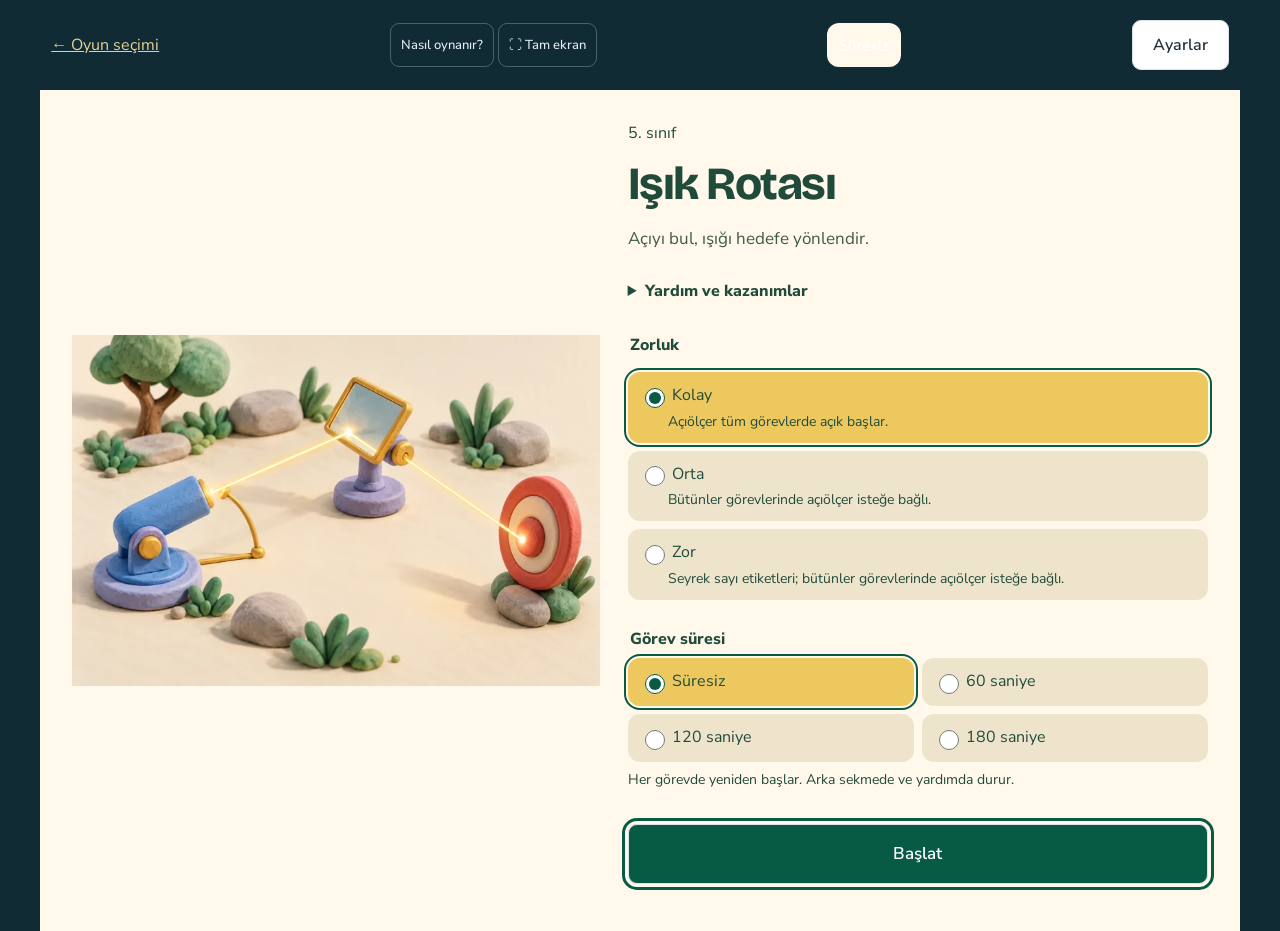
<file: oyun-atolyesi/kesif.html>
<!doctype html><html lang="tr"><head><meta charset="utf-8"><meta name="viewport" content="width=device-width,initial-scale=1,viewport-fit=cover"><title>Keşif Oyunları · 5. sınıf</title><style>*{box-sizing:border-box}body{margin:0;background:#112b35;color:#fff;font-family:Arial,sans-serif}header{padding:20px 4%;display:flex;justify-content:space-between;gap:12px;align-items:center}a{color:#e6d094}button,input{font:inherit}button{cursor:pointer;padding:13px 20px;border:0;border-radius:12px;background:#eaf0e7;color:#213f3c;font-weight:800;min-height:48px}button:disabled{opacity:.5;cursor:default}button:focus-visible,input:focus-visible,canvas:focus-visible,a:focus-visible{outline:4px solid #ffcb45;outline-offset:4px}.gold{background:#ffd05d}.purple{background:#795ac5;color:white}.shell{max-width:1350px;margin:auto;padding:0 22px 28px}.meta{background:#f4f4e8;color:#24413a;padding:16px 20px;border-radius:15px;line-height:1.5;margin-bottom:16px}.meta b{color:#6545aa}.grid{display:grid;grid-template-columns:minmax(0,1fr) 310px;gap:18px}.scene{background:#172d4c;border:1px solid #ffffff33;border-radius:22px;overflow:hidden}canvas{width:100%;aspect-ratio:960/620;display:block;touch-action:none}.panel{background:#f5f4e9;color:#213f3c;padding:23px;border-radius:22px;display:flex;flex-direction:column;gap:14px}.panel h1{font-size:29px;margin:0}.panel p{line-height:1.5;margin:0;font-size:17px}.tag{font-size:13px;color:#6545aa;font-weight:800}.status{padding:15px;background:#e4eadb;border-radius:12px;font-size:16px;line-height:1.5}.bad{background:#ffead0}.good{background:#d9efd8}.controls{display:flex;flex-wrap:wrap;gap:8px}.controls button{flex:1;padding:10px}.controls label{width:100%;line-height:1.7}input[type=range]{width:100%;accent-color:#7353b6}.small{font-size:13px;padding:10px}.progress{font-size:13px;color:#bad5cb;margin-top:14px}.cards{display:flex;gap:10px;flex-wrap:wrap;margin-top:15px}.cards button{min-width:75px;font-size:23px;background:#ffd36a}.cards button.selected{outline:4px solid #9d85d8}.legend{font-size:14px;line-height:1.5;color:#bdcec8;margin:15px 4px}.hide{display:none!important}.result{margin-top:18px;background:#f5f3df;color:#243c33;padding:22px;border-radius:18px}.result h2{margin:0 0 12px}dialog{border:0;border-radius:20px;background:#f5f4e8;color:#213f3c;max-width:620px;padding:27px}dialog::backdrop{background:#0009}dialog p{line-height:1.6}@media(max-width:850px){.grid{grid-template-columns:1fr}.panel{gap:10px}.shell{padding:0 10px 20px}.panel h1{font-size:24px}.meta{font-size:14px}header{flex-wrap:wrap}canvas{min-height:240px}.controls button{min-width:80px}}</style><style id="modern-controls">
button,a.btn{font-family:Inter,ui-sans-serif,-apple-system,BlinkMacSystemFont,"Segoe UI",sans-serif;font-weight:600;border-radius:9px;border:1px solid #dce2e6;background:#fff;color:#26333e;box-shadow:none;transition:background .16s,border-color .16s}button:hover:not(:disabled),a.btn:hover{transform:none;background:#edf1f5;border-color:#bcc6d0}button:active:not(:disabled){transform:none;background:#e2e8f0}button:disabled{opacity:.45;box-shadow:none}.gold,.purple{background:#4859ba!important;border:1px solid #4859ba!important;color:#fff!important;box-shadow:none!important}.gold:hover:not(:disabled),.purple:hover:not(:disabled){background:#374897!important;border-color:#374897!important}button:focus-visible,a:focus-visible,input:focus-visible,canvas:focus-visible{outline:3px solid #8d9dff;outline-offset:3px}.small{font-weight:500}.top button{background:transparent;border:1px solid #ffffff35;color:#e9edf2}.top button:hover:not(:disabled){background:#ffffff18;border-color:#ffffff65}.scene{box-shadow:none}.card,.controls,.progress,.message{box-shadow:none}.cover .start{font-size:17px;font-weight:600;padding:16px 27px;border-radius:9px}.cover h1{font-weight:550;letter-spacing:-3px}.cover h1 span{color:#d5def6}.cover p{font-weight:400}.pills span{border-radius:6px;border-color:#ffffff25}.logo{background:#e8edf4;color:#314050;border-radius:8px}.panel{background:#f7f8fa}.panel h1{font-weight:600;letter-spacing:-.8px}.meta{background:#f4f6f9}.cards button{border:1px solid #d9c9a5;border-radius:9px;box-shadow:none}header>div>button{border-color:#ffffff40;background:transparent;color:#e7edf1}header>div>button:hover:not(:disabled){background:#ffffff16;color:white}
@media(prefers-reduced-motion:reduce){*{transition:none!important}}
</style><style id="color-controls">
.gold{background:linear-gradient(110deg,#eeb642,#ffd66b)!important;border-color:#f1be55!important;color:#533c12!important;box-shadow:0 4px 13px #d5a23125!important}.gold:hover:not(:disabled){background:linear-gradient(110deg,#f6c353,#ffe08a)!important;border-color:#f1be55!important}.purple{background:linear-gradient(110deg,#7650c4,#946cdb)!important;border-color:#8058c9!important;box-shadow:0 4px 13px #7650c426!important}.purple:hover:not(:disabled){background:linear-gradient(110deg,#835bd0,#a17ae4)!important;border-color:#9369d7!important}.gold,.purple{border-radius:11px!important}button:disabled{box-shadow:none!important}.top button{background:#ffffff0b;border-color:#ffffff30;border-radius:9px}.top button:hover:not(:disabled){background:#ffffff20;border-color:#b7a0ed}.logo{background:#eadffe;color:#7950b5}.cover h1 span{color:#ffd66b}.cover .start{padding:17px 29px}.pills span{background:#ffffff08}.controls button:not(.gold):not(.purple),.panel .controls button{background:#eee8f8;border-color:#ded2f0;color:#6a469d}.controls button:not(.gold):not(.purple):hover:not(:disabled),.panel .controls button:hover:not(:disabled){background:#e3d7f4;border-color:#cbb4e9}.meta b{color:#7c53b5}.panel .tag{color:#7c53b5}.panel{background:#fcfaff}.status{background:#edf0f8}.status.good{background:#dcefe4}.status.bad{background:#fff0d6}
</style><link rel="stylesheet" href="/assets/typography.css"><link rel="icon" type="image/png" href="/assets/ufkora-favicon.png"><link rel="stylesheet" href="/assets/mobile.css"><style>.cover{position:absolute;inset:0;display:flex;align-items:center;padding:55px;background:linear-gradient(90deg,#102f32fa 0%,#102f32e8 30%,#102f3270 52%,transparent 75%)}.cover-copy{max-width:490px;color:white}.eyebrow{font-weight:800;letter-spacing:2px;font-size:12px;color:#b8ded2;text-transform:uppercase}.cover h1{font-size:clamp(45px,6.3vw,86px);line-height:.94;letter-spacing:-4px;margin:22px 0}.cover h1 span{color:var(--gold)}.cover p{color:#c4ded4;line-height:1.65;font-size:18px;max-width:395px}.cover .start{font-size:21px;padding:19px 35px;margin:15px 0}.pills{display:flex;gap:8px;flex-wrap:wrap;font-size:12px;margin-top:20px}.pills span{border:1px solid #ffffff35;padding:8px 10px;border-radius:8px;color:#cfe5da}.bottom-note{font-size:13px;color:#c2d7cd;display:flex;justify-content:space-between;gap:12px;margin:17px 5px;line-height:1.5}.bottom-note a{color:#e6d180}.hud{position:absolute;top:20px;left:22px;right:22px;display:flex;align-items:center;gap:10px;z-index:2}.hud .nav{background:#fffdf1}.progress{flex:1;background:#fffdf1ed;border-radius:15px;padding:13px 20px;display:flex;justify-content:space-between;align-items:center;gap:12px;box-shadow:0 4px 0 #0000000d}.progress .name{font-weight:800;font-size:18px}.dots{display:flex;gap:7px}.dot{width:11px;height:11px;border-radius:50%;background:#d5ded1}.dot.current{background:var(--purple);box-shadow:0 0 0 4px #6642c022}.dot.done{background:#2d9a68}.star{background:var(--gold);padding:14px 18px;border-radius:14px;font-weight:800;min-width:94px;text-align:center}.mission{position:absolute;right:25px;top:100px;width:300px;bottom:25px;display:flex;flex-direction:column;gap:12px;pointer-events:none}.mission>*{pointer-events:auto}.card{padding:23px;background:#fffdf2f5;border:1px solid #fff;border-radius:19px;box-shadow:0 6px 0 #1a493417}.step{font-size:12px;letter-spacing:1.6px;font-weight:800;color:var(--purple)}.card h2{font-size:25px;line-height:1.15;margin:12px 0}.card p{font-size:16px;line-height:1.5;margin:9px 0;color:#53645b}.target{display:flex;gap:8px;flex-wrap:wrap;margin:15px 0 0}.target span{background:#e7f0df;border-radius:10px;padding:10px;font-weight:800;font-size:15px}.target .p{background:#eee5fa;color:#5f3fa0}.controls{margin-top:auto;background:#fffdf2f5;border-radius:19px;padding:16px;box-shadow:0 6px 0 #1a493417}.controls>button{width:100%;margin-top:8px}.controls p{font-size:14px;color:#557164;line-height:1.5;margin:4px}.counter{display:flex;gap:8px;font-size:14px;margin-bottom:10px}.counter span{flex:1;padding:11px 7px;text-align:center;background:#e8efdf;border-radius:10px}.counter strong{display:block;font-size:24px}.tools{display:flex;gap:8px}.tools button{flex:1;padding:10px;font-size:13px}.message{position:absolute;left:30px;right:355px;bottom:25px;pointer-events:none;background:#fffdf0ef;padding:16px 22px;border-radius:16px;box-shadow:0 4px 0 #0001;font-size:18px;line-height:1.4;border-left:5px solid #5b9f76}.message.error{border-color:#d57630}.message.success{border-color:#43b373;background:#edffe9}.badge{display:inline-flex;background:#e7efdf;color:#39785c;border-radius:8px;padding:7px 10px;font-weight:700;font-size:12px}.modal{position:absolute;inset:0;z-index:10;background:#102d32c9;display:flex;align-items:center;justify-content:center;padding:25px;backdrop-filter:blur(7px)}.sheet{background:var(--cream);border-radius:26px;padding:35px;max-width:680px;width:100%;max-height:95%;overflow:auto;text-align:center;box-shadow:0 20px 60px #0003}.sheet h2{font-size:35px;margin:12px 0;letter-spacing:-1px}.sheet p{font-size:18px;line-height:1.55;color:#53665c}.big-stars{font-size:54px;letter-spacing:9px;color:#e5ab21}.sheet .row{display:flex;gap:12px;justify-content:center;flex-wrap:wrap;margin:20px 0 0}.sheet .row button{flex:1}.answers{display:grid;gap:9px;margin:18px 0}.answers button{text-align:left;justify-content:flex-start;border:2px solid #dce4d5;background:#fff;font-size:17px}.answers button.chosen{border-color:var(--purple);background:#f1e9ff}.answers button.correct{border-color:#28805d;background:#e2f4df}.sheet input{font-size:28px;width:100%;padding:15px;border:2px solid #d6dfd1;border-radius:12px;background:#fff;text-align:center}.hintresult{background:#e7ebdf;border-radius:12px;padding:14px;font-size:16px;line-height:1.5}.minihelp{position:absolute;left:32px;top:100px;background:#ffffffd9;border-radius:12px;padding:12px 15px;font-size:14px;max-width:660px;box-shadow:0 3px 0 #0001}.level-list{display:grid;grid-template-columns:repeat(4,1fr);gap:10px;margin-top:20px}.level-list button{display:block;text-align:center;min-height:90px;background:#e8eddf}.level-list strong{display:block;font-size:26px;color:var(--purple)}dialog{background:var(--cream);color:var(--ink);border:0;border-radius:22px;padding:30px;max-width:680px;width:90vw;max-height:85vh}dialog::backdrop{background:#123338bd}dialog h2{margin-top:0}dialog p,dialog li{font-size:16px;line-height:1.6}dialog summary{cursor:pointer;font-weight:700;margin:16px 0}.setting{display:flex;align-items:center;justify-content:space-between;gap:15px;padding:12px 0;border-bottom:1px solid #d9e0d1}.setting label{font-weight:700}.setting input{width:22px;height:22px;accent-color:var(--purple)}.toast{position:fixed;bottom:25px;left:50%;transform:translateX(-50%);z-index:30;background:#fff9dd;padding:14px 24px;border-radius:12px;font-weight:700;box-shadow:0 7px 30px #0003}.mobile-size{display:none}.board-focus .top{padding-top:8px;padding-bottom:8px}.board-focus .bottom-note{display:none}.board-focus .app{max-width:1800px;padding:0 8px}.board-focus .scene{border-radius:16px}.board-focus .mission{width:320px}.board-focus .message{right:375px}.board-focus .card p{font-size:18px}@media(max-width:1150px){.mission{width:260px;right:15px;top:85px;bottom:15px;gap:8px}.card{padding:16px}.card h2{font-size:21px}.card p{font-size:14px}.target span{font-size:13px;padding:8px}.controls{padding:12px}.message{right:300px;left:20px;font-size:15px;bottom:15px;padding:12px}.hud{top:12px;left:15px;right:15px}.hud button{min-height:42px;padding:10px}.progress{padding:11px 14px}.progress .name{font-size:15px}.star{padding:12px}.minihelp{top:85px;font-size:12px;max-width:500px}.counter strong{font-size:20px}.controls button{min-height:40px;padding:10px}.cover{padding:40px}.cover p{font-size:16px;max-width:330px}.card p{margin:6px 0}}@media(max-width:850px){.top{padding:12px;flex-wrap:wrap}.top .actions{gap:5px}.top button,.top a.btn{font-size:12px;padding:8px;min-height:36px}.app{padding:0 8px}.cover{padding:25px;background:linear-gradient(90deg,#102f32fa,#102f32b0 60%,#102f3230)}.cover h1{font-size:45px;letter-spacing:-2px}.cover p{font-size:14px;max-width:290px}.cover .start{font-size:17px;padding:13px 24px}.pills{display:none}.scene:has(.hud:not(.hide)){padding-bottom:300px}.scene canvas{aspect-ratio:1440/820}.mission{top:auto!important;bottom:16px!important;left:15px;right:15px!important;width:auto!important;height:270px;display:grid;grid-template-columns:1fr 1fr;gap:10px}.card{padding:14px}.card h2{font-size:20px}.controls{margin:0}.message{bottom:305px;left:15px;right:15px!important;font-size:14px}.minihelp{display:none}.hud{top:10px}.progress{padding:9px}.progress .name{font-size:13px}.dots{gap:4px}.dot{width:7px;height:7px}.star{font-size:13px;min-width:65px;padding:10px}.hud .nav{padding:8px;min-height:35px}.bottom-note{font-size:11px}.sheet{padding:22px}.sheet h2{font-size:26px}.sheet p{font-size:16px}.level-list{grid-template-columns:repeat(4,1fr)}.mobile-size{display:block;color:#bfd8ce;text-align:center;font-size:12px;padding:8px}}@media(prefers-reduced-motion:reduce){*{transition:none!important}}
</style><style id="modern-controls">
button,a.btn{font-family:Inter,ui-sans-serif,-apple-system,BlinkMacSystemFont,"Segoe UI",sans-serif;font-weight:600;border-radius:9px;border:1px solid #dce2e6;background:#fff;color:#26333e;box-shadow:none;transition:background .16s,border-color .16s}button:hover:not(:disabled),a.btn:hover{transform:none;background:#edf1f5;border-color:#bcc6d0}button:active:not(:disabled){transform:none;background:#e2e8f0}button:disabled{opacity:.45;box-shadow:none}.gold,.purple{background:#4859ba!important;border:1px solid #4859ba!important;color:#fff!important;box-shadow:none!important}.gold:hover:not(:disabled),.purple:hover:not(:disabled){background:#374897!important;border-color:#374897!important}button:focus-visible,a:focus-visible,input:focus-visible,canvas:focus-visible{outline:3px solid #8d9dff;outline-offset:3px}.small{font-weight:500}.top button{background:transparent;border:1px solid #ffffff35;color:#e9edf2}.top button:hover:not(:disabled){background:#ffffff18;border-color:#ffffff65}.scene{box-shadow:none}.card,.controls,.progress,.message{box-shadow:none}.cover .start{font-size:17px;font-weight:600;padding:16px 27px;border-radius:9px}.cover h1{font-weight:550;letter-spacing:-3px}.cover h1 span{color:#d5def6}.cover p{font-weight:400}.pills span{border-radius:6px;border-color:#ffffff25}.logo{background:#e8edf4;color:#314050;border-radius:8px}.panel{background:#f7f8fa}.panel h1{font-weight:600;letter-spacing:-.8px}.meta{background:#f4f6f9}.cards button{border:1px solid #d9c9a5;border-radius:9px;box-shadow:none}header>div>button{border-color:#ffffff40;background:transparent;color:#e7edf1}header>div>button:hover:not(:disabled){background:#ffffff16;color:white}
@media(prefers-reduced-motion:reduce){*{transition:none!important}}
</style><style id="color-controls">
.gold{background:linear-gradient(110deg,#eeb642,#ffd66b)!important;border-color:#f1be55!important;color:#533c12!important;box-shadow:0 4px 13px #d5a23125!important}.gold:hover:not(:disabled){background:linear-gradient(110deg,#f6c353,#ffe08a)!important;border-color:#f1be55!important}.purple{background:linear-gradient(110deg,#7650c4,#946cdb)!important;border-color:#8058c9!important;box-shadow:0 4px 13px #7650c426!important}.purple:hover:not(:disabled){background:linear-gradient(110deg,#835bd0,#a17ae4)!important;border-color:#9369d7!important}.gold,.purple{border-radius:11px!important}button:disabled{box-shadow:none!important}.top button{background:#ffffff0b;border-color:#ffffff30;border-radius:9px}.top button:hover:not(:disabled){background:#ffffff20;border-color:#b7a0ed}.logo{background:#eadffe;color:#7950b5}.cover h1 span{color:#ffd66b}.cover .start{padding:17px 29px}.pills span{background:#ffffff08}.controls button:not(.gold):not(.purple),.panel .controls button{background:#eee8f8;border-color:#ded2f0;color:#6a469d}.controls button:not(.gold):not(.purple):hover:not(:disabled),.panel .controls button:hover:not(:disabled){background:#e3d7f4;border-color:#cbb4e9}.meta b{color:#7c53b5}.panel .tag{color:#7c53b5}.panel{background:#fcfaff}.status{background:#edf0f8}.status.good{background:#dcefe4}.status.bad{background:#fff0d6}
</style><link rel="stylesheet" href="/assets/typography.css"><link rel="icon" type="image/png" href="/assets/ufkora-favicon.png"><link rel="stylesheet" href="/assets/mobile.css"><style>
/* T30: T29 clay entry, native controls. Existing entrance stays untouched. */
.cover{position:relative;inset:auto;display:grid;grid-template-columns:1fr 1.1fr;gap:28px;padding:32px;background:#fff8eb;color:#204b3b}.scene:has(.cover:not(.hide))>canvas{display:none}.cover-copy{max-width:none;color:#204b3b}.cover h1{font:750 clamp(32px,4vw,46px)/1.05 'Bricolage Grotesque',sans-serif;letter-spacing:-1.5px;margin:16px 0}.cover p{color:#405c47;font-size:17px;line-height:1.5}.entry-scene{display:flex;align-items:center;background:#eee4cc;border-radius:22px}.entry-scene img{width:100%;height:auto}.cover .time-options{display:grid;grid-template-columns:repeat(2,minmax(0,1fr));gap:8px}.cover .time-options label{margin:0}.cover .time-options small{grid-column:1/-1;margin:0}.tools{flex-wrap:wrap}.tools button{flex:1 1 80px}.cover fieldset{border:0;padding:0;margin:20px 0}.cover legend{font-weight:800;margin-bottom:8px}.cover label{display:block;background:#eee4cc;border-radius:12px;padding:12px;margin:8px 0;cursor:pointer;min-height:48px}.cover label:has(:checked){background:#edc85f}.cover input{accent-color:#075a44;width:20px;height:20px;vertical-align:middle}.cover small{display:block;margin:4px 0 0 28px;font-size:14px}.cover summary{cursor:pointer;padding:12px 0;font-weight:800}.cover .start{width:100%;background:#075a44!important;color:white!important}.cover .plain{color:#204b3b}.cover details p{font-size:15px}.cover :focus-visible{outline:3px solid #075a44;outline-offset:3px}.brand-logo{width:36px;height:36px}.timer{font-family:'Outfit',sans-serif;background:#fff8eb;border-radius:12px;padding:12px;white-space:nowrap}@media(max-width:850px){.cover{grid-template-columns:1fr;padding:20px}.entry-scene img{max-width:250px;margin:auto}} .cover{max-width:1200px;margin:0 auto}.cover img{object-fit:contain}[hidden]{display:none!important}</style><link rel="stylesheet" href="../features/shared/pilot-feedback.css?v=20261023-t52"></head><body class="ufkora-activity activity-kesif"><header><a href="index.html">← Oyun seçimi</a><div><button class="small" id="info">Nasıl oynanır?</button> <button class="small" id="full">⛶ Tam ekran</button></div></header><section class="cover hide" id="entry" aria-labelledby="entry-title"></section><main class="shell"><div class="meta"><b id="grade"></b><br><span id="gain"></span></div><div class="grid"><div><div class="scene"><canvas id="canvas" width="960" height="620" tabindex="0" aria-label="Etkileşimli oyun sahnesi"></canvas></div><div class="legend" id="legend"></div></div><section class="panel"><span class="tag" id="round"></span><h1 id="title"></h1><p id="task"></p><div class="controls" id="controls"></div><div class="cards" id="cards"></div><div id="status" class="status" role="status" aria-live="polite">Hazır olduğunda görevini tamamla.</div><button class="gold" id="check">Kontrol et</button><button id="next" class="purple" disabled>Sonraki görev →</button><button id="retry" class="small">Bu görevi yeniden başlat</button></section></div><div id="result" class="result hide"></div><p class="progress">Öğrenme çıktıları ilgili beceriyle eşleştirilmiştir. Hız baskısı yoktur; yanlış hamleden sonra tekrar denenebilir.</p></main><dialog id="help"><h2 id="helpTitle"></h2><p id="helpText"></p><button id="close">Oyuna dön</button></dialog><script>
'use strict';
const $=id=>document.getElementById(id),cv=$('canvas'),ctx=cv.getContext('2d');
const mode=['isik','cember','kargo'].includes(new URLSearchParams(location.search).get('oyun'))?new URLSearchParams(location.search).get('oyun'):'isik';
const defs={isik:{title:'Işık Rotası',codes:'MAT.5.3.3 · MAT.5.3.4',gain:'Açıölçer kullanarak açı ölçme; bütünler açı ilişkisinden bilinmeyen açıyı bulma.',help:'Hedefin yönünü açıölçerden oku. Vericiyi kaydırıcı veya +/− tuşlarıyla döndür. Işığı gönderince ışın seçtiğin yönde ilerler. Son görevlerde verilen açıyı 180°’ye tamamla. Açıölçeri açıp kapatabilirsin.'},cember:{title:'Çember Tamircisi',codes:'MAT.5.3.1 · MAT.5.3.2',gain:'Pergel ile çember oluşturma; merkez ve yarıçap ilişkisini çizim üzerinde açıklama.',help:'Hedef yarıçapı ya da çapı oku. Pergel açıklığını ayarla, sonra turuncu kol ucunu merkez çevresinde sürükleyerek çemberi çiz. Fare kullanamıyorsan “Pergeli döndür” ile 30°’lik adımlar çiz. Açıklık değişince çizim sıfırlanır. Çap, yarıçapın iki katıdır.'},kargo:{title:'Sayı Kargo',codes:'MAT.5.1.1',gain:'Çok basamaklı sayıları bölük düzeninden yararlanarak yazma; sıfırlı bölüklerin yerini koruma.',help:'Verilen sayıyı oluşturmak için kasayı seç, ardından milyonlar/binler/birler yuvasına tıkla. İstersen kasayı sürükleyebilirsin. Dolu yuvayı tıklamak kasayı geri çıkarır. Alttaki yuva düğmeleri klavye ile de kullanılabilir. Aynı rakamlı kasalar yer değiştirebilir.'}};
const cargo=[{words:'Yirmi dört milyon altı bin üç yüz beş',groups:['24','006','305']},{words:'Üç milyon seksen beş',groups:['3','000','085']},{words:'Yüz iki milyon kırk bin yedi',groups:['102','040','007']},{words:'Sekiz milyon sekiz bin sekiz',groups:['8','008','008']},{words:'Yetmiş milyon dokuz yüz bin iki',groups:['70','900','002']}];
let round=0,angle=20,radius=3,turn=0,drawn=new Set(),slots=[null,null,null],pool=[],selected=null,drag=null,complete=false,score=0,showProtractor=true,beam=false,beamStart=0,flash=0,won=false;
const light=[40,115,70,55,125],radii=[3,4,5,2,4];const labels=['Milyonlar','Binler','Birler'];
function message(s,kind=''){ $('status').textContent=(pilot?(kind==='good'?'✓ Doğru. ':kind==='bad'?'↻ Yeniden dene. ':''):'')+s;$('status').className='status '+kind}
function levelData(){return mode==='isik'?light[round]:mode==='cember'?radii[round]:cargo[round]}
function reset(){angle=20;radius=2;turn=0;drawn.clear();slots=[null,null,null];selected=null;drag=null;complete=false;beam=false;won=false;pool=mode==='kargo'?[...cargo[round].groups].reverse().map((v,i)=>({v,id:i})):[];$('result').classList.add('hide');$('round').textContent=`5. SINIF · GÖREV ${round+1} / 5 · ★ ${score}`;$('check').disabled=false;$('next').disabled=true;$('retry').disabled=false;$('controls').innerHTML='';$('cards').innerHTML='';message('Görevi tamamla; sonra kontrol et.');let d=defs[mode];$('title').textContent=d.title;$('grade').textContent='5. sınıf · '+d.title+' · '+d.codes;$('gain').textContent=d.gain;$('helpTitle').textContent=d.title;$('helpText').textContent=d.help+(pilot?' '+d.codes+' · '+d.gain:'');
if(mode==='isik'){let n=levelData();$('task').textContent=round<3?'Hedefin açısını açıölçerden oku. Vericiyi o yöne çevir ve ışığı gönder.':`Hedef yönü ile ${180-n}°’lik açı bütünlerdir. Hedefin yönünü hesapla ve vericiyi çevir.`;$('controls').innerHTML='<label>Verici yönü: <b id="value">20°</b><input id="slider" aria-label="Verici açısı" type="range" min="0" max="180" value="20"></label><button id="minus">−1°</button><button id="plus">+1°</button><button id="protractor">Açıölçer aç/kapat</button>';$('slider').oninput=e=>setAngle(+e.target.value);$('minus').onclick=()=>setAngle(angle-1);$('plus').onclick=()=>setAngle(angle+1);$('protractor').onclick=()=>{showProtractor=!showProtractor;$('protractor').setAttribute('aria-pressed',String(showProtractor));draw()};$('legend').textContent='Açıölçer sağdaki 0°’den başlar. Hedefin merkezini esas al.';$('check').textContent='Işığı gönder →'}
if(mode==='cember'){$('task').textContent=round<3?`Eksik tekerleğin yarıçapı ${levelData()} cm. Pergeli ayarla ve tam çember çiz.`:`Tekerleğin çapı ${levelData()*2} cm. Pergel açıklığını bul ve tam çember çiz.`;$('controls').innerHTML='<label>Pergel açıklığı: <b id="value">2 cm</b><input id="slider" aria-label="Pergel açıklığı" type="range" min="1" max="5" step="1" value="2"></label><button id="rotate">Pergeli döndür +30°</button>';$('slider').oninput=e=>{if(complete)return;radius=+e.target.value;drawn.clear();turn=0;$('value').textContent=radius+' cm';draw()};$('rotate').onclick=()=>{if(complete)return;for(let i=0;i<6;i++)drawn.add((turn+i)%72);turn=(turn+6)%72;draw();message(`Çemberin %${Math.round(drawn.size/72*100)}’i çizildi.`)};$('legend').textContent='Mor kesikli çember hedefi gösterir. Turuncu uçtan tutup döndür. 1 cm = cetvelde bir aralık.';$('check').textContent='Tekerleği kontrol et'}
if(mode==='kargo'){$('task').textContent=cargo[round].words;$('legend').textContent='Kasayı seç ve yuvaya yerleştir veya sürükle. Bölükler sağdan üçlü gruplandırılır.';$('check').textContent='Kargoyu gönder →';renderCargoControls()}draw()}
function setAngle(n){if(complete)return;angle=Math.max(0,Math.min(180,n));$('slider').value=angle;$('value').textContent=angle+'°';beam=false;draw()}
function renderCargoControls(){$('cards').innerHTML='';pool.forEach((p,i)=>{let b=document.createElement('button');b.textContent=p.v;b.setAttribute('aria-label',p.v+' kasasını seç');b.setAttribute('aria-pressed',String(selected===i));b.disabled=complete||slots.includes(i);if(selected===i)b.className='selected';b.onclick=()=>{selected=i;renderCargoControls();draw()};$('cards').append(b)});$('controls').innerHTML='';labels.forEach((s,i)=>{let b=document.createElement('button');b.textContent=s;b.setAttribute('aria-label',s+' yuvasına yerleştir');b.disabled=complete;b.onclick=()=>place(i);$('controls').append(b)})}
function place(i){if(complete)return;if(selected===null){slots[i]=null}else{let old=slots.indexOf(selected);if(old>=0)slots[old]=null;slots[i]=selected;selected=null}renderCargoControls();draw()}
function isCorrect(){if(mode==='isik')return angle===light[round];if(mode==='cember')return radius===radii[round]&&drawn.size===72;return slots.every((s,i)=>s!==null&&pool[s].v===cargo[round].groups[i])}
function check(){if(complete)return;let ok=isCorrect();if(mode==='isik'){beam=true;beamStart=performance.now();flash=ok?1:0}if(!ok){message(mode==='isik'?`Hedefe ulaşmadı. ${angle}° yönünü yeniden kontrol et.`:mode==='cember'?(radius!==radii[round]?'Pergel açıklığı hedefe uymuyor. Yarıçap merkezden kenara, çap bir uçtan diğerine uzaklıktır.':`Yarıçap doğru. Tam çember için kalan ${72-drawn.size} küçük yay aralığını tamamla.`):'Kargo adresindeki sayı oluşmadı. Bölükleri ve sıfırların yerlerini kontrol et.','bad');draw();return}complete=true;score++;$('check').disabled=true;$('next').disabled=false;$('round').textContent=`5. SINIF · GÖREV ${round+1} / 5 · ★ ${score}`;message(mode==='isik'?`Hedef aydınlandı! ${angle}° yönü doğru.${round>=3?' '+angle+' + '+(180-angle)+' = 180°.':''}`:mode==='cember'?`Tekerlek tamamlandı! Merkezden çembere uzaklık her yönde ${radius} cm.`:`Kargo doğru adrese gidiyor: ${cargo[round].groups.join(' ')}.`,'good');if(mode==='kargo')renderCargoControls();draw()}
function next(){if(!complete)return;if(round<4){round++;reset()}else{won=true;$('next').disabled=true;$('retry').disabled=true;$('result').classList.remove('hide');$('result').innerHTML=`<h2>5 görev tamamlandı · ★ ${score} / 5</h2><p>${defs[mode].gain}</p><p>Son kontrol: öğrendiğin ilişkiyi yeni bir örnekle açıkla.</p><a href="index.html" style="color:#6545aa">Başka oyun seç →</a> <button id="restart">Yeniden oyna</button>`;$('restart').onclick=()=>{score=0;round=0;reset()}}}
function text(s,x,y,size=24,color='#fff',align='center'){ctx.font=`700 ${size}px Arial`;ctx.fillStyle=color;ctx.textAlign=align;ctx.fillText(s,x,y)}
function line(x,y,a,b,color,w=3){ctx.strokeStyle=color;ctx.lineWidth=w;ctx.beginPath();ctx.moveTo(x,y);ctx.lineTo(a,b);ctx.stroke()}
function box(x,y,w,h,col,stroke){ctx.beginPath();ctx.roundRect(x,y,w,h,15);ctx.fillStyle=col;ctx.fill();if(stroke){ctx.strokeStyle=stroke;ctx.lineWidth=3;ctx.stroke()}}
function circle(x,y,r,col,w=3){ctx.beginPath();ctx.arc(x,y,r,0,Math.PI*2);ctx.strokeStyle=col;ctx.lineWidth=w;ctx.stroke()}
function draw(){ctx.clearRect(0,0,960,620);ctx.fillStyle=mode==='isik'?'#142741':mode==='cember'?'#e9dfef':'#dfeddf';ctx.fillRect(0,0,960,620);
if(mode==='isik'){for(let i=0;i<40;i++)circle((i*173)%960,(i*79)%620,1,'#71869f',1);const x=480,y=470,r=310;let target=light[round]*Math.PI/180,tx=x+r*Math.cos(target),ty=y-r*Math.sin(target);if(showProtractor){ctx.strokeStyle='#638c9a';ctx.lineWidth=2;ctx.beginPath();ctx.arc(x,y,r,Math.PI,Math.PI*2);ctx.stroke();for(let d=0;d<=180;d+=5){let a=d*Math.PI/180;line(x+(r-10)*Math.cos(a),y-(r-10)*Math.sin(a),x+r*Math.cos(a),y-r*Math.sin(a),'#87adb7',2);if(d%(pilot&&difficulty==='hard'?30:10)===0)text(d,x+(r-35)*Math.cos(a),y-(r-35)*Math.sin(a),15,'#b5d4d7')}}line(140,y,820,y,'#8daeb7',2);circle(tx,ty,24,complete?'#fff58a':'#f9ca5f',5);circle(tx,ty,10,'#ffda78',3);text('HEDEF',tx,ty-38,17,'#ffe194');let a=angle*Math.PI/180;if(beam){ctx.shadowBlur=18;ctx.shadowColor='#fce38b';line(x,y,x+410*Math.cos(a),y-410*Math.sin(a),'#ffda61',7);ctx.shadowBlur=0}line(x,y,x+75*Math.cos(a),y-75*Math.sin(a),'#a590dc',17);box(x-40,y-22,80,55,'#6d56a9');circle(x,y,12,'#d9d1f1',6);text(angle+'°',x,555,33,'#ffe194');if(!pilot)text(round<3?'Ölç → yönlendir → aydınlat':'Bütünler açıları kullan',480,75,25,'#d1e2e9')}
if(mode==='cember'){let x=480,y=300,s=44;box(95,75,770,430,'#f8f5ee','#d4c6df');if(difficulty==='easy'||(difficulty==='medium'&&attempts>0)||complete){ctx.setLineDash([8,8]);circle(x,y,radii[round]*s,'#a78ac7',3);ctx.setLineDash([]);}ctx.strokeStyle='#e19b3c';ctx.lineWidth=7;drawn.forEach(i=>{ctx.beginPath();ctx.arc(x,y,radius*s,i*2*Math.PI/72,(i+1)*2*Math.PI/72+.005);ctx.stroke()});let a=turn*2*Math.PI/72;line(x,y,x+radius*s*Math.cos(a),y+radius*s*Math.sin(a),'#6b5694',6);circle(x,y,6,'#554776',6);circle(x+radius*s*Math.cos(a),y+radius*s*Math.sin(a),12,'#d78c29',6);text('O',x-18,y-15,20,'#554776');box(290,535,370,45,'#f9e7b9');for(let i=0;i<=7;i++){line(310+i*44,535,310+i*44,548,'#8d7144',2);text(i,310+i*44,570,17,'#6b5939')}text('cm',690,567,17,'#6b5939');if(complete)text('✓ Çember tamamlandı',480,50,24,'#486d48')}
if(mode==='kargo'){box(90,170,780,265,'#faf2d8');text('BÖLÜK YÜKLEME İSTASYONU',480,85,26,'#46665b');labels.forEach((l,i)=>{let x=140+i*235;box(x,225,210,130,'#e6e7dc','#8baba0');text(l,x+105,205,20,'#48665b');if(slots[i]!==null){box(x+10,235,190,110,complete?'#a4d697':'#ebc276');text(pool[slots[i]].v,x+105,305,43,'#4b3c26')}else text('?',x+105,305,40,'#8aa494')});pool.forEach((p,i)=>{let x=230+i*180;if(!slots.includes(i)){box(x,470,145,80,selected===i?'#c1a5e1':'#efc47f');text(p.v,x+72,523,33,'#523f29')}});if(complete){box(305,570,350,32,'#41885f');text('✓ Kargo yola çıktı',480,592,20,'#fff')}}}
function point(e){let r=cv.getBoundingClientRect();return{x:(e.clientX-r.left)*960/r.width,y:(e.clientY-r.top)*620/r.height}}
function circleTrace(p){let dx=p.x-480,dy=p.y-300;if(Math.hypot(dx,dy)<20)return;let v=(Math.atan2(dy,dx)+Math.PI*2)%(Math.PI*2),n=Math.floor(v/(Math.PI*2)*72)%72;let delta=(n-turn+72)%72;if(delta>36)delta-=72;if(Math.abs(delta)<=12){let sign=Math.sign(delta);for(let i=0;i<=Math.abs(delta);i++)drawn.add((turn+sign*i+72)%72)}turn=n;draw()}
cv.onpointerdown=e=>{if(complete)return;let p=point(e);cv.setPointerCapture(e.pointerId);if(mode==='cember'){let a=turn*2*Math.PI/72,x=480+radius*44*Math.cos(a),y=300+radius*44*Math.sin(a);if(Math.hypot(p.x-x,p.y-y)<38)drag='circle'}if(mode==='kargo'){let found=pool.findIndex((v,i)=>!slots.includes(i)&&p.x>=230+i*180&&p.x<=375+i*180&&p.y>=470&&p.y<=550);if(found>=0){selected=found;drag='cargo';renderCargoControls();draw()}else if(p.y>=225&&p.y<=355){let i=Math.floor((p.x-140)/235);if(i>=0&&i<3&&p.x<=350+i*235)place(i)}}};
cv.onpointermove=e=>{if(drag==='circle'&&!complete)circleTrace(point(e))};cv.onpointerup=e=>{let p=point(e);if(drag==='cargo'&&p.y>=225&&p.y<=355){let i=Math.floor((p.x-140)/235);if(i>=0&&i<3&&p.x<=350+i*235)place(i)}drag=null};cv.onpointercancel=()=>{drag=null};
// Y17: native entry and timing now include the circle activity.
const pilot=['kargo','isik','cember'].includes(mode);
const params=new URLSearchParams(location.search);
function option(name,allowed,fallback){const v=params.getAll(name);return v.length===1&&allowed.includes(v[0])?v[0]:fallback}
let difficulty=option('difficulty',['easy','medium','hard'],'easy'),duration=Number(option('duration',['0','60','120','180'],'0'));
let started=false,expired=false,remaining=0,clockAt=0,clockHidden=document.hidden,helpOpen=false,attempts=0;
const earned=new Set();
function clockActive(){return pilot&&started&&!complete&&!expired&&!clockHidden&&!helpOpen}
function tick(){const now=performance.now();if(clockActive()&&duration)remaining=Math.max(0,remaining-(now-clockAt));clockAt=now;if(clockActive()&&duration&&remaining<=0){expired=true;complete=true;drag=null;$('check').disabled=true;$('next').disabled=true;if(mode==='kargo')renderCargoControls();message('Süre doldu. Tekrar deneyebilir veya ayarları değiştirebilirsin.');}if(pilot)$('clock').textContent=duration?Math.ceil(remaining/1000)+' sn':'Süresiz'}
function openEntry(){tick();started=false;drag=null;document.querySelector('main').hidden=true;$('entry').classList.remove('hide');$('entry-start').focus()}
function begin(){difficulty=document.querySelector('[name=difficulty]:checked').value;duration=Number(document.querySelector('[name=duration]:checked').value);round=0;score=0;earned.clear();started=true;$('entry').classList.add('hide');document.querySelector('main').hidden=false;reset();cv.focus()}
const originalReset=reset;
reset=function(){if(pilot){attempts=0;expired=false;remaining=duration*1000;clockAt=performance.now();showProtractor=true;}originalReset();if(!pilot)return;$('grade').textContent='5. sınıf · '+defs[mode].title;$('gain').textContent='';$('legend').textContent='';message('');if(mode==='isik'){$('task').textContent=round<3?'Hedefin açısını ölç ve ışığı yönlendir.':`Hedef ile ${180-light[round]}° bütünler. Hedef açısını bul.`;showProtractor=difficulty==='easy'||round<3;$('protractor').setAttribute('aria-pressed',String(showProtractor));}else if(mode==='kargo'){$('task').textContent=cargo[round].words;renderCargoControls();}else{$('task').textContent=round<3?`Yarıçapı ${radii[round]} cm olan tam çember çiz.`:`Çapı ${radii[round]*2} cm olan tam çember çiz.`;$('legend').textContent=difficulty==='easy'?'Kesikli hedef çemberi görünür. Merkezden kenara uzaklık yarıçaptır.':difficulty==='medium'?'İlk kontrolden sonra hedef çemberi görünür.':'Hedef çemberi gizli. Yarıçapı verilen ölçüden bul.';}tick();draw();};
const originalCheck=check;
check=function(){if(pilot){tick();if(!started||expired)return;attempts++;}originalCheck();if(pilot&&complete&&!expired){earned.add(round);score=earned.size;$('round').textContent=`5. SINIF · GÖREV ${round+1} / 5 · ★ ${score}`;}if(pilot&&mode==='kargo'&&!complete)renderCargoControls();};
const originalNext=next;
next=function(){if(!pilot){originalNext();return}if(!complete||expired)return;if(round<4){round++;reset();}else{started=false;openEntry();}};
const originalCargo=renderCargoControls;
renderCargoControls=function(){originalCargo();if(!pilot||mode!=='kargo')return;if(difficulty==='easy'||(difficulty==='medium'&&attempts>0)){[...$('cards').children].forEach((button,i)=>{const group=cargo[round].groups.indexOf(pool[i].v);button.textContent=pool[i].v+' · '+labels[group];});}};
if(pilot){
 const support=mode==='cember'?['Kesikli hedef çemberi görünür.','Kesikli hedef ilk kontrolden sonra görünür.','Hedef çemberi gizli; verilen ölçüyle çiz.']:mode==='kargo'?['Kasalarda bölük ipuçları görünür.','Bölük ipuçları ilk denemeden sonra görünür.','Kasalar yalnız sayıları gösterir.']:['Açıölçer tüm görevlerde açık başlar.','Bütünler görevlerinde açıölçer isteğe bağlı.','Seyrek sayı etiketleri; bütünler görevlerinde açıölçer isteğe bağlı.'];
 const radios=(name,values,texts)=>values.map((v,i)=>`<label><input type="radio" name="${name}" value="${v}" ${String(name==='difficulty'?difficulty:duration)===v?'checked':''}> ${texts[i]}${name==='difficulty'?'<small>'+support[i]+'</small>':''}</label>`).join('');
 $('entry').innerHTML=`<div class="entry-scene"><img src="../assets/activities/${mode}.webp" width="768" height="512" alt="${defs[mode].title} oyun hamuru sahnesi"></div><div><div>5. sınıf</div><h1 id="entry-title">${defs[mode].title}</h1><p>${mode==='kargo'?'Kasaları yerleştir, verilen sayıyı oluştur.':mode==='cember'?'Pergeli ayarla, çemberi tamamla.':'Açıyı bul, ışığı hedefe yönlendir.'}</p><details><summary>Yardım ve kazanımlar</summary><p>${defs[mode].help}</p>${mode==='cember'?'<p>Örnek: çapı 6 cm olan çember için pergel açıklığı 3 cm olur.</p>':''}<p>${defs[mode].codes} · ${defs[mode].gain}</p></details><fieldset><legend>Zorluk</legend>${radios('difficulty',['easy','medium','hard'],['Kolay','Orta','Zor'])}</fieldset><fieldset class="time-options"><legend>Görev süresi</legend>${radios('duration',['0','60','120','180'],['Süresiz','60 saniye','120 saniye','180 saniye'])}<small>Her görevde yeniden başlar. Arka sekmede ve yardımda durur.</small></fieldset><button id="entry-start" class="start">Başlat</button></div>`;
 $('entry-start').onclick=begin;
 const clock=document.createElement('span');clock.id='clock';clock.className='timer';clock.setAttribute('aria-label','Kalan görev süresi');document.querySelector('header').append(clock);
 const settings=document.createElement('button');settings.textContent='Ayarlar';settings.onclick=openEntry;document.querySelector('header').append(settings);
 document.querySelector('.progress').hidden=true;
 $('helpText').textContent=defs[mode].help+' '+defs[mode].codes;
 document.addEventListener('visibilitychange',()=>{tick();clockHidden=document.hidden;clockAt=performance.now()});
 $('help').addEventListener('close',()=>{helpOpen=false;clockAt=performance.now()});
 setInterval(tick,100);
}

$('check').onclick=check;$('next').onclick=next;$('retry').onclick=()=>{if(!pilot&&complete){message('Sonraki göreve geçebilir veya oyun sonunda yeniden başlayabilirsin.');return}reset()};$('info').onclick=()=>{if(pilot){tick();helpOpen=true;}$('help').showModal()};$('close').onclick=()=>$('help').close();$('full').onclick=async()=>{try{if(document.fullscreenElement)await document.exitFullscreen();else if(document.documentElement.requestFullscreen)await document.documentElement.requestFullscreen();else message('Bu tarayıcı tam ekranı desteklemiyor.')}catch{message('Tam ekran açılamadı. Tarayıcının tam ekran komutunu kullan.')}};reset();if(pilot)openEntry();
</script></body></html>
</file>
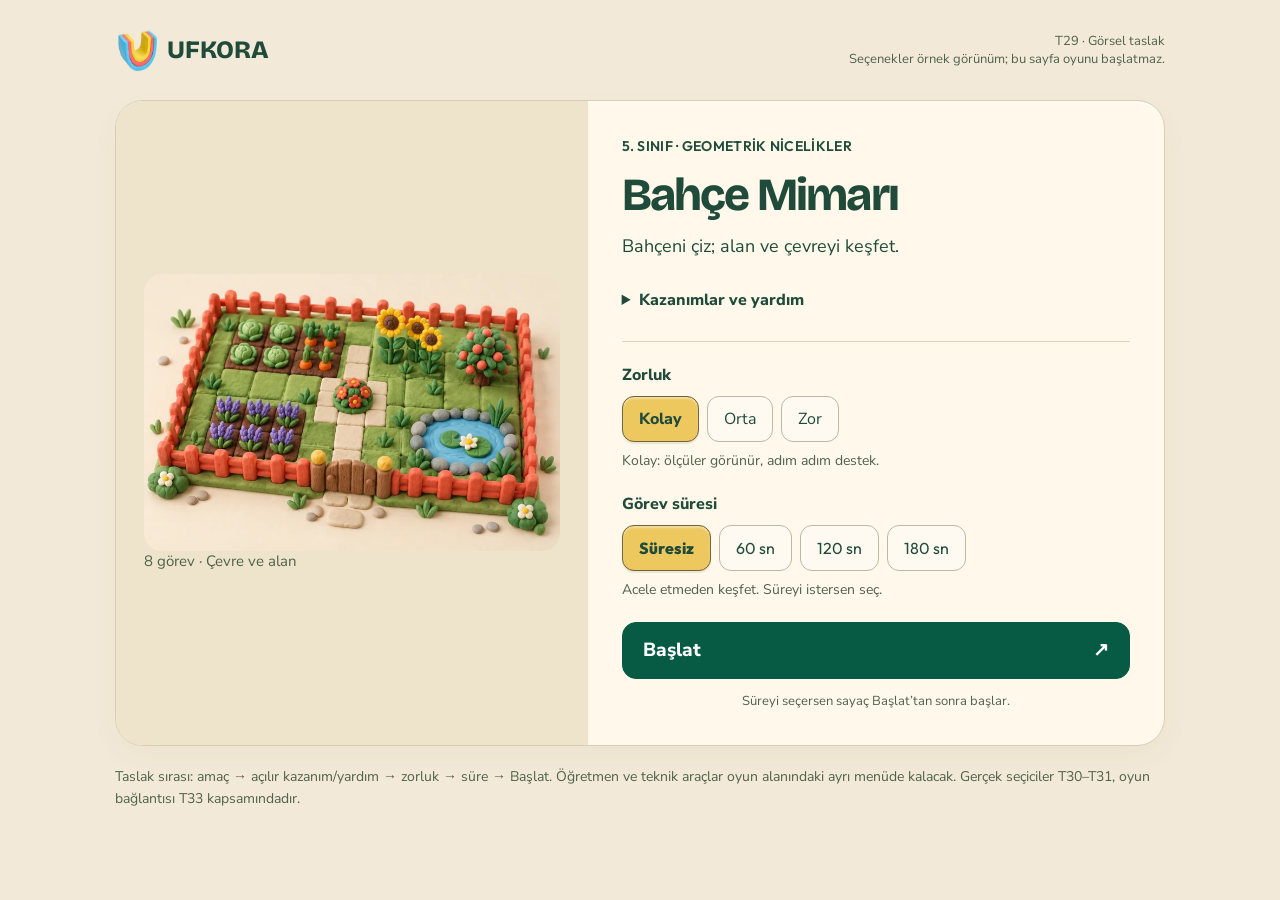
<file: docs/design/T29-entry-draft.html>
<!doctype html><html lang="tr"><head><meta charset="utf-8"><meta name="viewport" content="width=device-width, initial-scale=1"><title>UFKORA · T29 giriş taslağı</title><link rel="stylesheet" href="../../assets/typography.css"><style>
*{box-sizing:border-box}body{margin:0;background:#f3e9d8;color:#204b3b;font-family:'Nunito Sans',sans-serif;padding:28px}main{max-width:1050px;margin:auto}.review{display:flex;justify-content:space-between;gap:16px;align-items:center;margin-bottom:28px;font-size:14px}.brand{display:flex;align-items:center;gap:8px;font-family:'Bricolage Grotesque',sans-serif;font-size:25px;font-weight:800}.brand img{width:44px;height:44px}.review-note{max-width:430px;color:#4f624b;font-size:13px;text-align:right}.entry{display:grid;grid-template-columns:minmax(0,.9fr) minmax(0,1.1fr);border:1px solid #d9cdb5;border-radius:28px;overflow:hidden;background:#fff8eb;box-shadow:inset 0 2px 0 #fff9,0 12px 30px #5742220a}.scene{display:flex;flex-direction:column;justify-content:center;padding:28px;background:#eee4cc}.scene img{width:100%;height:auto;aspect-ratio:3/2;object-fit:contain;border-radius:18px}.scene p{font:700 22px/1.3 'Bricolage Grotesque',sans-serif;max-width:240px;margin:24px 0 8px}.scene small{font-size:15px;color:#4f624b}.copy{padding:34px}.meta{font:600 14px 'Outfit',sans-serif;letter-spacing:.3px}h1{font:750 clamp(32px,4vw,46px)/1.05 'Bricolage Grotesque',sans-serif;letter-spacing:-1.8px;margin:14px 0}p{font-size:18px;line-height:1.55;margin:0 0 18px}details{border-bottom:1px solid #ded4bf;padding-bottom:18px;margin-bottom:22px}summary{font-weight:800;cursor:pointer;min-height:44px;display:list-item;padding:10px 0;font-size:16px}details p{font-size:15px;margin:10px 0 0}label,.label{display:block;font-weight:800;font-size:16px;margin:0 0 10px}.choices{display:flex;gap:8px;flex-wrap:wrap;margin-bottom:8px}.choice{padding:10px 16px;border:1px solid #b7bba3;border-radius:12px;min-height:46px;display:flex;align-items:center;font-size:16px;background:#fffaf1}.choice.selected{background:#edc85f;border-color:#6f633b;box-shadow:inset 0 2px 2px #fff6,0 2px 0 #8a774f22;font-weight:800}.hint{font-size:14px;color:#4f624b;line-height:1.5;margin:0 0 22px}.time{font-family:'Outfit',sans-serif}.launch{width:100%;min-height:56px;background:#075a44;border:1px solid #075a44;border-radius:14px;color:#fff;font:800 19px 'Nunito Sans',sans-serif;text-align:left;padding:14px 20px;display:flex;justify-content:space-between;opacity:1}.footer{font-size:13px;color:#4f624b;text-align:center;margin:12px 0 0}.decisions{font-size:14px;color:#4f624b;margin:20px 0;line-height:1.6}summary:focus-visible{outline:3px solid #075a44;outline-offset:3px}
@media(max-width:700px){body{padding:16px}.review{align-items:flex-start;margin-bottom:18px}.review-note{max-width:170px;font-size:11px}.entry{grid-template-columns:1fr;border-radius:22px}.scene{padding:16px;align-items:center}.scene img{max-width:260px}.scene p,.scene small{display:none}.copy{padding:24px 20px}.choice{padding:10px 12px}h1{font-size:36px}.meta{font-size:13px}}
</style></head><body><main><header class="review"><div class="brand"><img src="../../assets/ufkora-clay-logo.webp" alt="">UFKORA</div><div class="review-note">T29 · Görsel taslak<br>Seçenekler örnek görünüm; bu sayfa oyunu başlatmaz.</div></header><section class="entry" aria-labelledby="game-title"><div class="scene"><img src="../../assets/activities/bahce.webp" alt="Oyun hamurundan kare bölmeli bahçe ve kırmızı çevre çiti." width="768" height="512"><small>8 görev · Çevre ve alan</small></div><div class="copy"><span class="meta">5. SINIF · GEOMETRİK NİCELİKLER</span><h1 id="game-title">Bahçe Mimarı</h1><p>Bahçeni çiz; alan ve çevreyi keşfet.</p><details><summary>Kazanımlar ve yardım</summary><p>Çevre, birim karelerle alan ve alan–çevre ilişkisi.<br><span class="time">MAT.5.4.1 · MAT.5.4.2 · MAT.5.4.3 · MAT.5.4.4</span></p><p>İki köşe seç. Çiti kur, kareleri çimle kapla.</p></details><div class="label">Zorluk</div><div class="choices" aria-label="Önerilen zorluk görünümü"><span class="choice selected">Kolay</span><span class="choice">Orta</span><span class="choice">Zor</span></div><p class="hint">Kolay: ölçüler görünür, adım adım destek.</p><div class="label">Görev süresi</div><div class="choices time" aria-label="Önerilen süre görünümü"><span class="choice selected">Süresiz</span><span class="choice">60 sn</span><span class="choice">120 sn</span><span class="choice">180 sn</span></div><p class="hint">Acele etmeden keşfet. Süreyi istersen seç.</p><button class="launch" type="button" disabled>Başlat <span aria-hidden="true">↗</span></button><p class="footer">Süreyi seçersen sayaç Başlat’tan sonra başlar.</p></div></section><p class="decisions">Taslak sırası: amaç → açılır kazanım/yardım → zorluk → süre → Başlat. Öğretmen ve teknik araçlar oyun alanındaki ayrı menüde kalacak. Gerçek seçiciler T30–T31, oyun bağlantısı T33 kapsamındadır.</p></main></body></html>
</file>
<file: assets/site.css>
@import url('/assets/typography.css');
:root{--ink:#153d35;--muted:#63736b;--cream:#f7f7ee;--forest:#075d47;--lime:#dbed5b;--coral:#ee927d;--yellow:#f1d470;--green:#a9c692;--blue:#9ecad9;--purple:#bcb0df}*{box-sizing:border-box}html{scroll-behavior:smooth;scroll-padding-top:30px}body{margin:0;background:var(--cream);color:var(--ink);font-family:'Nunito Sans',Arial,sans-serif;-webkit-font-smoothing:antialiased}a{color:inherit;text-decoration:none}button,input,select{font:inherit}button,a,input,select{-webkit-tap-highlight-color:transparent}a:focus-visible,button:focus-visible,input:focus-visible,select:focus-visible{outline:3px solid #ff936d;outline-offset:5px}.wrap{width:min(1280px,calc(100% - 96px));margin-inline:auto}.site-header{position:absolute;z-index:10;top:22px;left:32px;right:32px;display:flex;align-items:center;justify-content:space-between;padding:13px 19px 13px 23px;border:1px solid #ffffff85;border-radius:16px;background:#fffff4f2;box-shadow:0 3px 20px #103d3610;gap:25px}.brand{display:flex;align-items:center;font:800 31px/1 'Bricolage Grotesque',Arial,sans-serif;letter-spacing:-1.7px;white-space:nowrap}.brand-mark{display:grid;place-items:center;width:27px;height:27px;border-radius:9px;background:var(--lime);font-size:22px;margin-right:8px;letter-spacing:-2px;transform:rotate(-10deg)}.brand-dot{color:#a3ae35}.site-header nav{display:flex;align-items:center;gap:32px;font-size:13px;font-weight:550}.nav-cta{background:var(--forest);color:white;padding:13px 18px;border-radius:8px;display:flex;gap:30px;align-items:center}.menu-toggle{display:none}.hero-shell{background:var(--forest);border-radius:0 0 30px 30px;overflow:hidden;position:relative}.hero-scene{height:clamp(400px,39vw,610px);position:relative;background:#94d7cd}.hero-scene img{width:100%;height:100%;object-fit:cover;object-position:center 49%;display:block}.hero-scene:after{content:'';position:absolute;inset:auto 0 0;height:110px;background:linear-gradient(transparent,var(--forest))}.hero-copy{color:#f8fae9;display:grid;grid-template-columns:1.3fr 1fr;align-items:center;gap:70px;padding:16px 0 65px;position:relative}.hero h1{font:600 clamp(52px,6.2vw,90px)/1.04 'Bricolage Grotesque',Arial,sans-serif;letter-spacing:-5px;margin:0}.hero h1 em{font-style:normal;color:#e6ed8c}.hero-copy p{font-size:18px;line-height:1.6;margin:0 0 24px;color:#e0eadb}.hero-actions{display:flex;flex-wrap:wrap;gap:10px}.btn{display:inline-flex;align-items:center;justify-content:space-between;gap:28px;padding:14px 17px;font-size:13px;font-weight:650;border-radius:7px;transition:transform .2s}.btn:hover{transform:translateY(-3px)}.cream{background:#f4f5e9;color:var(--ink)}.lime{background:var(--lime);color:var(--ink)}.micro{font-size:11px;display:block;margin-top:18px;color:#bdcebb}.intro-strip{display:flex;justify-content:space-between;align-items:center;gap:30px;padding-top:37px;padding-bottom:37px;border-bottom:1px solid #d4dbcc}.intro-strip p{font-size:13px;line-height:1.6;margin:0}.intro-strip p:last-child{color:var(--muted);text-align:right}.intro-strip>div{display:flex;gap:24px;font-family:'Bricolage Grotesque',Arial,sans-serif;font-weight:750;font-size:25px;letter-spacing:-1px}.intro-strip>div span:nth-child(2){color:#6a995d}.intro-strip>div span:nth-child(3){color:#9b7bbd}.section-top{display:flex;justify-content:space-between;gap:20px;align-items:center}.eyebrow,.tiny{font-size:10px;font-weight:650;letter-spacing:1.7px}.tiny{color:#768277;letter-spacing:1px}.workshop{padding-top:95px;padding-bottom:95px}.section-head{display:flex;align-items:flex-end;justify-content:space-between;gap:40px;margin:25px 0 38px}h2{font:550 clamp(34px,4.2vw,59px)/1.12 'Bricolage Grotesque',Arial,sans-serif;letter-spacing:-2.6px;margin:0}h2 em{font-style:normal;color:#778b70}.section-head>p{font-size:15px;line-height:1.7;color:var(--muted);margin:0 0 4px}.class-list{border-top:1px solid #ced6c9}.class-link{display:flex;align-items:center;gap:30px;border-bottom:1px solid #ced6c9;padding:20px 24px;transition:background .2s,padding .2s}.class-link:hover{background:var(--class-bg);padding-left:35px}.class-no{width:170px;display:flex;align-items:baseline;gap:9px;font:700 42px/1 'Bricolage Grotesque',sans-serif;color:var(--ink)}.class-no small{font-size:17px;font-weight:550}.class-link>span:nth-child(2){font-size:16px;flex:1}.class-link b{display:grid;place-items:center;background:var(--class-bg);width:42px;height:42px;border-radius:50%;font-size:22px;font-weight:400}.coral{--class-bg:var(--coral)}.yellow{--class-bg:var(--yellow)}.green{--class-bg:var(--green)}.blue{--class-bg:var(--blue)}.purple{--class-bg:var(--purple)}.quiet-note{font-size:11px;line-height:1.6;color:var(--muted);margin:18px 0 0}.discovery{background:#e9eddf;border-radius:28px;padding:80px 0 85px}.discovery h2{margin:25px 0 45px}.discovery-grid{display:grid;grid-template-columns:.95fr 1.25fr;gap:70px;align-items:center}.steps article{display:flex;gap:22px;padding:22px 0;border-top:1px solid #ccd4c2}.steps article:last-child{border-bottom:1px solid #ccd4c2}.steps article>span{font-size:11px;padding-top:6px;color:#657b5b}.steps h3{font:650 25px/1.2 'Bricolage Grotesque',sans-serif;letter-spacing:-.9px;margin:0 0 9px}.steps p{font-size:14px;line-height:1.6;color:#65735f;margin:0;max-width:315px}.clay-window{position:relative;background:#e9e5d7;border-radius:45% 45% 12px 12px;overflow:hidden;aspect-ratio:1.16}.clay-window img{width:100%;height:100%;object-fit:cover;object-position:50% 50%;transform:scale(1.06)}.window-note{position:absolute;left:20px;bottom:20px;font-size:12px;background:#fffff0e8;padding:13px 16px;border-radius:7px}.featured{padding-top:95px;padding-bottom:95px}.text-link{font-size:13px;font-weight:650;border-bottom:1px solid currentColor;padding-bottom:5px;white-space:nowrap}.feature-cards{display:grid;grid-template-columns:repeat(3,1fr);gap:22px}.feature{border:1px solid #d5dbcc;background:#fffef6;border-radius:14px;overflow:hidden;padding:14px 14px 24px;transition:transform .25s,box-shadow .25s}.feature:hover{transform:translateY(-6px);box-shadow:0 10px 25px #264a3610}.feature-visual{height:220px;border-radius:8px;background:var(--class-bg);position:relative;display:flex;align-items:center;justify-content:center;overflow:hidden}.feature-visual:after{content:'';position:absolute;inset:0;background:radial-gradient(at 30% 10%,#ffffff60,transparent 60%)}.feature-visual>span{font-size:115px;line-height:1;color:#315c48;text-shadow:2px 3px #ffffff80,7px 9px 10px #193b382a;transform:rotate(-10deg)}.garden i{position:absolute;border-radius:45%;height:24px;width:60px;background:#a4b870;box-shadow:3px 5px 7px #655a2430;bottom:30px;left:40px;transform:rotate(-10deg)}.garden i:nth-child(2){left:auto;right:25px;bottom:45px}.garden i:nth-child(3){left:60%;bottom:20px;width:35px}.chance span{color:#f6f1db;transform:rotate(16deg);font-size:130px}.chance i{width:65px;height:65px;border-radius:50%;background:#e6c85c;box-shadow:inset -7px -6px 8px #b39b39,3px 8px 8px #3a5a4125;margin-top:55px;margin-left:20px}.mirror{gap:10px}.mirror span{font-size:95px;color:#5677a2;transform:none}.mirror span:last-child{color:#e9e5f4}.mirror i{height:145px;width:5px;background:#61778c;border-radius:5px}.pill{display:inline-block;background:#eef0e6;border-radius:20px;padding:6px 9px;font-size:9px;letter-spacing:.7px;font-weight:600;margin:21px 6px 10px}.feature h3{font:650 22px/1.2 'Bricolage Grotesque',sans-serif;letter-spacing:-.8px;margin:0 6px 12px}.feature p{font-size:13px;line-height:1.7;color:var(--muted);margin:0 6px 24px}.feature>b{display:block;margin:0 6px;font-size:13px}.story{padding:60px 0 90px;border-top:1px solid #d5dbcc}.story>div{display:grid;grid-template-columns:1fr 1fr;gap:85px;margin-top:25px}.story p{font-size:16px;line-height:1.8;margin:0 0 22px}.story p.muted{font-size:13px;color:var(--muted)}.story h2{font-size:45px}.connected{background:#eeecdf;padding:70px 0 0;border-radius:28px 28px 0 0}.connected .section-head{margin-bottom:15px}.journey-scene{position:relative}.journey-scene>img{display:block;width:100%;height:clamp(280px,32vw,460px);object-fit:cover;object-position:center 49%;border-radius:15px;mix-blend-mode:multiply}.journey-links{display:grid;grid-template-columns:repeat(5,1fr);gap:12px;padding:0 0 45px}.journey-links>a{display:flex;flex-direction:column;align-items:center;gap:9px;padding:16px 9px;border-radius:12px;transition:background .2s}.journey-links>a:hover{background:var(--class-bg)}.journey-links b{font:650 21px 'Bricolage Grotesque',sans-serif;letter-spacing:-.5px}.journey-links span{font-size:11px}.site-footer{background:var(--forest);color:#edf2df;padding:40px 48px;display:flex;align-items:center;gap:35px;flex-wrap:wrap}.site-footer>.brand{font-size:35px}.site-footer p{font-size:12px;line-height:1.6;flex:1}.site-footer>div{display:flex;gap:25px;font-size:12px}.site-footer small{display:block;width:100%;padding-top:20px;border-top:1px solid #ffffff25;color:#c0d0bc;font-size:10px}.skip-link{position:fixed;z-index:100;top:10px;left:10px;padding:12px;background:white;transform:translateY(-150%)}.skip-link:focus{transform:translateY(0)}
.catalog-page .site-header{position:relative;top:auto;left:auto;right:auto;margin:22px 32px 0;border-color:#d9dfd0}.catalog-page main{min-height:65vh;padding:40px 0 80px}.back-link{font-size:12px;color:var(--muted)}.catalog-heading{display:flex;justify-content:space-between;align-items:center;gap:20px;margin-top:40px}.catalog-heading h1{font:600 clamp(40px,5vw,68px)/1.12 'Bricolage Grotesque',sans-serif;letter-spacing:-3px;margin:18px 0}.catalog-heading p{font-size:15px;color:var(--muted);line-height:1.6}.grade-badge{width:110px;height:110px;border-radius:32px;background:var(--class-bg);display:grid;place-items:center;font:750 68px 'Bricolage Grotesque',sans-serif;transform:rotate(7deg);box-shadow:inset -6px -7px 10px #0000000b,5px 7px 0 #183e3410}.grade-tabs{display:flex;gap:10px;flex-wrap:wrap;margin:25px 0 35px}.grade-tabs a{padding:11px 18px;border:1px solid #d3d9cc;border-radius:30px;font-size:13px}.grade-tabs a:hover,.grade-tabs a[aria-current=page]{background:var(--class-bg);border-color:transparent}.catalog-tools{display:grid;grid-template-columns:2fr 1fr 1fr;gap:16px;border-top:1px solid #d4dbcc;padding-top:25px}.catalog-tools label{display:flex;flex-direction:column;gap:8px;font-size:11px;font-weight:600}.catalog-tools input,.catalog-tools select{width:100%;min-height:45px;padding:12px;background:#fffef6;border:1px solid #d2dac9;border-radius:8px;color:var(--ink);font-size:13px}#catalog-status{font-size:12px;color:var(--muted);margin:25px 0 18px}.catalog-grid{display:grid;grid-template-columns:repeat(3,1fr);gap:20px}.activity-card{display:flex;flex-direction:column;background:#fffef6;border:1px solid #d5dbcc;border-radius:14px;padding:22px;transition:transform .2s}.activity-card:hover{transform:translateY(-4px)}.activity-card .activity-top{display:flex;justify-content:space-between;gap:10px;font-size:10px;align-items:center}.activity-type{background:var(--class-bg);border-radius:20px;padding:6px 10px}.activity-card h2{font-size:23px;letter-spacing:-.8px;line-height:1.25;margin:25px 0 12px}.activity-card p{font-size:13px;line-height:1.7;color:var(--muted);flex:1}.activity-card .activity-go{font-size:13px;font-weight:650;padding-top:20px;border-top:1px solid #dce1d3;margin-top:15px}.activity-card .common-note{font-size:10px;color:var(--muted);margin-top:10px}#empty{padding:35px;border:1px dashed #bfcbb5;border-radius:12px;font-size:15px;line-height:1.7}.invalid-grade .catalog-tools{display:none}[hidden]{display:none!important}
@media(min-width:1600px){.hero-scene{height:650px}.hero-copy{padding-bottom:85px}}@media(max-width:1000px){.wrap{width:calc(100% - 56px)}.site-header{left:20px;right:20px}.site-header nav{gap:20px}.hero-copy{gap:35px}.hero h1{letter-spacing:-3px}.discovery-grid{gap:35px}.intro-strip>div{gap:12px;font-size:22px}.feature-visual{height:180px}.feature h3{font-size:20px}.story>div{gap:45px}.catalog-grid{grid-template-columns:repeat(2,1fr)}}
@media(max-width:700px){.wrap{width:calc(100% - 40px)}.site-header{top:14px;left:14px;right:14px;padding:14px 16px;border-radius:12px}.brand{font-size:27px}.brand-mark{width:24px;height:24px;font-size:20px}.menu-toggle{display:flex;align-items:center;gap:18px;background:none;border:0;padding:4px;color:var(--ink);font-size:12px}.menu-toggle span{font-size:20px}.site-header nav{display:none;position:absolute;top:calc(100% + 8px);left:0;right:0;background:#fffff4;border:1px solid #d4dbcc;border-radius:12px;padding:20px;align-items:stretch;gap:20px}.site-header nav.open{display:flex;flex-direction:column}.nav-cta{justify-content:space-between}.hero-scene{height:390px}.hero-scene img{object-position:50% 50%}.hero-copy{grid-template-columns:1fr;padding:8px 0 45px;gap:25px}.hero h1{font-size:55px;letter-spacing:-3px}.hero-copy p{font-size:16px;line-height:1.6}.hero-copy p br{display:none}.hero-copy p{max-width:300px}.hero-actions .btn{padding:13px 15px;font-size:12px;gap:20px}.intro-strip{padding:28px 0;flex-wrap:wrap;gap:20px}.intro-strip p{font-size:11px}.intro-strip>div{font-size:23px;gap:15px}.intro-strip p:last-child{display:none}.workshop,.featured{padding:60px 0}.section-head{flex-direction:column;align-items:flex-start;gap:20px;margin:22px 0 28px}h2{font-size:37px;letter-spacing:-1.7px}.section-head>p{font-size:13px}.tiny{display:none}.eyebrow{font-size:9px;letter-spacing:1.3px}.class-link{padding:18px 8px;gap:14px}.class-link:hover{padding-left:14px}.class-no{width:106px;font-size:34px;gap:5px;flex-shrink:0}.class-no small{font-size:13px}.class-link>span:nth-child(2){font-size:12px;line-height:1.4}.class-link b{width:32px;height:32px;font-size:19px;flex-shrink:0}.discovery{padding:55px 0;border-radius:20px}.discovery-grid{grid-template-columns:1fr;gap:30px}.discovery h2{margin-bottom:30px}.clay-window{aspect-ratio:1.45;border-radius:90px 90px 12px 12px}.steps h3{font-size:23px}.feature-cards{grid-template-columns:1fr;gap:20px}.feature{padding:12px 12px 24px}.feature-visual{height:210px}.feature h3{font-size:24px}.story{padding:45px 0 60px}.story>div{grid-template-columns:1fr;gap:25px}.story h2{font-size:37px}.story p{font-size:15px}.connected{padding-top:50px;border-radius:20px 20px 0 0}.journey-scene{margin-inline:-10px}.journey-scene>img{height:230px;object-fit:cover}.journey-links{gap:0;padding-bottom:30px}.journey-links>a{padding:12px 1px;gap:7px}.journey-links b{font-size:13px}.journey-links span{font-size:8px}.site-footer{padding:32px 20px;gap:20px}.site-footer>div{width:100%;justify-content:space-between}.catalog-page .site-header{margin:14px}.catalog-page main{padding-top:25px}.catalog-heading{margin-top:30px}.catalog-heading h1{font-size:40px;letter-spacing:-2px}.catalog-heading .eyebrow{font-size:8px}.catalog-heading p{font-size:13px}.grade-badge{width:70px;height:70px;font-size:45px;border-radius:20px;flex-shrink:0}.grade-tabs{gap:7px;margin-top:25px}.grade-tabs a{padding:9px 12px;font-size:11px}.catalog-tools{grid-template-columns:1fr 1fr;gap:14px}.catalog-tools .search{grid-column:1/-1}.catalog-grid{grid-template-columns:1fr}.activity-card{padding:22px}.activity-card h2{font-size:24px}}
@media(prefers-reduced-motion:reduce){html{scroll-behavior:auto}*,*:before,*:after{transition:none!important;animation:none!important}}

/* Connected class scene sits inside the central workshop. */
.workshop .journey-scene{margin-top:-20px}.workshop .journey-scene>img{height:clamp(280px,31vw,420px);mix-blend-mode:multiply}.workshop .journey-links{padding-bottom:0}.workshop .journey-links>a{border:1px solid transparent}.workshop .journey-links>a:hover{border-color:#173d3520}.workshop .journey-links b:before{content:'';display:inline-block;width:9px;height:9px;border-radius:50%;background:var(--class-bg);margin-right:7px}.workshop .quiet-note{text-align:center;margin-top:28px}.clay-window img{width:225%;max-width:none;position:absolute;left:-55%;height:100%;object-fit:cover;transform:none}.feature-visual{background-image:url('clay-journey.webp');background-size:520% auto;background-repeat:no-repeat;background-color:#e9e1d1}.feature-visual.garden{background-position:25% 48%}.feature-visual.chance{background-position:50% 48%}.feature-visual.mirror{background-position:75% 48%}.feature-visual:after{display:none}.forest{background:var(--forest);color:#fffef1}.closing-landscape{background:#f7f7ee url('clay-closing.webp') center bottom/cover no-repeat;padding:20px 48px 55px;min-height:900px;position:relative}.closing-invite{text-align:center;padding:45px 0 130px;position:relative}.closing-invite h2{font-size:48px;margin:20px 0 18px}.closing-invite p{font-size:14px;color:var(--muted);margin:0 0 20px}.footer-panel{max-width:1000px;margin:0 auto;background:#f9f8ef;border-radius:22px;padding:45px 48px 28px;border:1px solid #e0dfd1;position:relative;box-shadow:0 15px 35px #19493110}.footer-columns{display:grid;grid-template-columns:1fr 1.6fr 1.1fr;gap:35px}.footer-columns>div{display:flex;flex-direction:column;align-items:flex-start;gap:13px;font-size:12px}.footer-heading{font-size:9px;letter-spacing:1.5px;font-weight:700;margin-bottom:5px}.footer-columns p{font-size:12px;line-height:1.7;color:var(--muted);margin:0}.footer-columns a:hover{text-decoration:underline}.footer-bottom{margin-top:40px;padding-top:25px;border-top:1px solid #dce0d0;display:flex;justify-content:space-between;align-items:center;gap:25px}.footer-bottom>span{font-size:10px;line-height:1.8;color:var(--muted)}.footer-bottom>a:last-child{font-size:11px}.footer-bottom .brand{font-size:35px}@media(max-width:700px){.workshop .journey-scene{margin-top:0}.workshop .journey-scene>img{height:210px;object-fit:cover}.workshop .journey-links>a{padding-inline:0}.workshop .journey-links b:before{display:none}.workshop .journey-links span{font-size:8px}.workshop .quiet-note{margin-top:20px;text-align:left}.closing-landscape{padding:10px 20px 35px;min-height:800px;background-size:auto 100%;background-position:center bottom}.closing-invite{padding:40px 0 95px}.closing-invite h2{font-size:35px;letter-spacing:-1.5px}.footer-panel{padding:28px 24px 22px;border-radius:16px}.footer-columns{grid-template-columns:1fr 1.3fr;gap:28px 15px}.footer-columns>div{font-size:11px;gap:12px}.footer-columns>div:last-child{grid-column:1/-1}.footer-bottom{gap:15px;flex-wrap:wrap;margin-top:28px}.footer-bottom>span{font-size:9px}.footer-bottom>a:last-child{font-size:10px}.footer-bottom .brand{font-size:30px}.feature-visual{background-size:500% auto}}

.journey-links a:after{content:'';position:absolute;top:5%;width:19%;height:72%;border-radius:25px}.journey-links a:nth-child(1):after{left:0}.journey-links a:nth-child(2):after{left:20%}.journey-links a:nth-child(3):after{left:40%}.journey-links a:nth-child(4):after{left:60%}.journey-links a:nth-child(5):after{left:80%}.journey-links a:focus-visible:after{outline:3px solid var(--forest);outline-offset:-3px}.journey-links a:hover:after{background:#ffffff12}
@media(max-width:700px){.workshop .journey-scene>img{height:auto;aspect-ratio:1942 / 809;object-fit:contain}.journey-links a:after{top:0;height:70%}}
/* Clay landscape palette: warm ivory, sand, sage and tactile class accents. */
:root{--ink:#204b3b;--muted:#63745c;--cream:#f3e9d8;--forest:#075a44;--lime:#dedb70;--coral:#e98d71;--yellow:#edc85f;--green:#a5bd77;--blue:#8dbcc7;--purple:#b39acb}
body{background:var(--cream)}.site-header{background:#fff6e6ef;border-color:#f4e5ce;box-shadow:0 5px 22px #5742220b}.brand-dot{color:#8b9e56}.brand-mark{background:#d9dd83}.hero-shell{border-radius:0;background:var(--forest)}.hero-scene:after{background:linear-gradient(transparent,var(--forest))}.hero-copy{padding-bottom:75px}.hero h1 em{color:#e8df91}.hero-copy p{color:#e0e8cf}.hero .micro{color:#c3d2b6}.cream{background:#fbefd9}.lime{background:#e0d97c}.nav-cta,.forest{background:var(--forest)}
.home-page .wrap.intro-strip,.home-page .wrap.workshop,.home-page .wrap.featured,.home-page .wrap.story{width:100%;padding-left:max(48px,calc((100vw - 1280px)/2));padding-right:max(48px,calc((100vw - 1280px)/2))}
.home-page .intro-strip{background:linear-gradient(180deg,#dce3c8,#eae7cf);border-bottom:0;padding-top:38px;padding-bottom:38px;box-shadow:inset 0 1px #e6edcc}.intro-strip>div span:nth-child(2){color:#6a8650}.intro-strip>div span:nth-child(3){color:#9477a5}
.home-page .workshop{background:linear-gradient(180deg,#eae7cf 0%,#efe5d0 20%,#f0e3cb 75%,#e4dfc5 100%);padding-top:85px;padding-bottom:80px}.section-head h2 em,h2 em{color:#7a8d60}.tiny{color:#778365}.workshop .journey-scene>img{border-radius:0;mix-blend-mode:multiply;mask-image:linear-gradient(180deg,transparent,#000 12%,#000 88%,transparent)}.journey-links>a{background:#faf0dc55}.journey-links>a:hover{background:color-mix(in srgb,var(--class-bg) 65%,#f9efd9)}.workshop .quiet-note{color:#66765a}
.discovery{background:linear-gradient(180deg,#e4dfc5,#d4dfc1 28%,#d8dfc4 75%,#e9dfc9);border-radius:0;padding-top:75px;padding-bottom:80px}.steps article{border-color:#82946640}.steps article>span{color:#627b4c}.steps p{color:#627254}.clay-window{background:#c6d7b5;box-shadow:0 12px 28px #314b2510}.window-note{background:#f9efdce8;border:1px solid #f8f4e1aa;color:#36573d}
.home-page .featured{background:linear-gradient(180deg,#e9dfc9,#f1e4d0 25%,#f1e5d4 82%,#eddfca);padding-top:85px;padding-bottom:85px}.feature{background:#fcf0de;border-color:#b2aa8d55;box-shadow:0 5px 12px #79604008}.feature:hover{box-shadow:0 12px 25px #79604018}.pill{background:#e6dfc8;color:#48613e}.feature-visual{background-color:#eddfc9}.feature.yellow{background:#f9edcf}.feature.green{background:#edf0d9}.feature.blue{background:#e7efeb}.feature p{color:#5b6e57}
.home-page .story{background:linear-gradient(180deg,#eddfca,#efe2cd 50%,#f5ebdc);border-top:0;padding-top:65px;padding-bottom:85px}.story p.muted{color:#69775f}.closing-landscape{background-color:#f5ebdc;background-image:linear-gradient(180deg,#f5ebdc 0%,#f5ebdc00 18%),url('clay-closing-v2.webp');background-position:center top,center bottom;background-size:100% 100%,cover;background-repeat:no-repeat}.closing-invite .eyebrow{color:#5b704e}.footer-panel{background:#f9f0df;border-color:#e6d5b9;box-shadow:0 12px 35px #5f4d2d16}.footer-bottom{border-color:#d2c8af}.footer-columns p,.footer-bottom>span{color:#69705b}.site-footer{background:#244e39;color:#f5ebd4}
.catalog-page{background:radial-gradient(ellipse at 90% 5%,color-mix(in srgb,var(--class-bg,#d5dfb6) 24%,transparent),transparent 50%),linear-gradient(180deg,#f2e9d7,#ece4cf)}.catalog-page .site-header{border-color:#d9cdb1}.catalog-tools{border-color:#b8bea150}.catalog-tools input,.catalog-tools select{background:#fbf1df;border-color:#c9c5a8}.grade-tabs a{border-color:#c3c7ab}.activity-card{background:#faf0df;border-color:#c7c4a650;box-shadow:0 4px 12px #79604007}.activity-card:hover{background:#fff5e6;box-shadow:0 10px 20px #79604012}.activity-card .activity-go{border-color:#b6bea040}.grade-badge{box-shadow:inset -7px -8px 12px #6d5a2515,5px 8px 0 #6d5a2510}.text-link{border-bottom-color:#6d7c5866}#empty{background:#f8efdc;border-color:#b7bc98}
@media(max-width:700px){.home-page .wrap.intro-strip,.home-page .wrap.workshop,.home-page .wrap.featured,.home-page .wrap.story{padding-left:20px;padding-right:20px}.home-page .workshop,.home-page .featured{padding-top:55px;padding-bottom:55px}.hero-copy{padding-bottom:45px}.home-page .story{padding-top:45px;padding-bottom:55px}.discovery{padding-top:50px;padding-bottom:55px;border-radius:0}.closing-landscape{background-size:100% 100%,auto 100%;background-position:center top,center bottom}}

/* Approved clay U with Bricolage wordmark. */
.brand{font-family:'Bricolage Grotesque',sans-serif;font-weight:750;font-size:27px;letter-spacing:-1.2px;gap:11px}.brand .brand-logo{display:block;width:47px;height:47px;object-fit:contain;flex:none}.site-header{padding-top:9px;padding-bottom:9px}.brand .brand-word{line-height:1}.footer-bottom .brand,.site-footer>.brand{font-size:31px}.footer-bottom .brand-logo,.site-footer .brand-logo{width:57px;height:57px}.class-no,.grade-badge,.tiny,.pill,.tag,.activity-type,.grade-tabs,.eyebrow,.steps article>span{font-family:'Outfit',sans-serif;font-variant-numeric:tabular-nums}@media(max-width:700px){.brand{font-size:23px;gap:8px;letter-spacing:-1px}.brand .brand-logo{width:39px;height:39px}.site-header{padding-top:8px;padding-bottom:8px}.footer-bottom .brand{font-size:27px}.footer-bottom .brand-logo{width:48px;height:48px}.hero h1{font-size:52px;letter-spacing:-2.3px}}
/* Tactile activity illustrations and class-colored discovery cards. */
.activity-card{padding:0;overflow:hidden;position:relative;transition:transform .25s ease,box-shadow .25s ease,background .25s ease,border-color .25s ease}
.activity-launch{display:flex;flex-direction:column;flex:1;min-width:0}
.activity-visual{aspect-ratio:3/2;overflow:hidden;background:#eee4d2}
.activity-visual img{display:block;width:100%;height:100%;object-fit:cover;transition:transform .4s ease}
.activity-body{padding:22px;display:flex;flex-direction:column;flex:1}
.activity-body h2{margin:20px 0 10px}
.activity-body .activity-go{display:block}
.activity-curriculum{padding:17px 22px 20px;border-top:1px solid #c7c4a660;background:color-mix(in srgb,var(--class-bg) 16%,#fcf3e5)}
.curriculum-label{display:block;font-size:10px;font-weight:800;margin-bottom:10px;letter-spacing:.3px}
.outcome-chips{display:flex;gap:6px;flex-wrap:wrap}
.outcome-code,.outcome-more{font-family:'Outfit',sans-serif;font-size:11px;font-variant-numeric:tabular-nums}
.outcome-chips span{padding:5px 8px;border-radius:6px;background:#fff8ec;border:1px solid #46604420}
.outcome-details{margin-top:12px;font-size:12px}.outcome-details summary{cursor:pointer;line-height:1.6;text-underline-offset:3px}
.outcome-details summary:hover{text-decoration:underline}.outcome-details ul{padding-left:17px;margin:16px 0 0}.outcome-details li{margin:12px 0}
.activity-card .outcome-details p{font-size:11px;line-height:1.65;margin:4px 0}
.activity-card .curriculum-note,.activity-card .curriculum-source{font-size:10px;line-height:1.6;margin:10px 0 0;color:#596b50}
.activity-launch:focus-visible{outline:3px solid var(--forest);outline-offset:-4px;border-radius:12px}
.activity-card:focus-within{border-color:var(--class-bg);box-shadow:0 12px 25px color-mix(in srgb,var(--class-bg) 50%,transparent)}
@media(hover:hover){.activity-card:hover{transform:translateY(-6px) scale(1.025);background:color-mix(in srgb,var(--class-bg) 24%,#fff5e6);border-color:var(--class-bg);box-shadow:0 18px 34px color-mix(in srgb,var(--class-bg) 55%,transparent);z-index:1}.activity-card:hover .activity-visual img{transform:scale(1.07)}}
.feature-visual.garden,.feature-visual.chance,.feature-visual.mirror{background-image:none;overflow:hidden}
.feature-visual img{width:100%;height:100%;object-fit:cover;display:block;transition:transform .35s}
@media(hover:hover){.feature:hover .feature-visual img{transform:scale(1.06)}}
@media(prefers-reduced-motion:reduce){.activity-card,.activity-visual img,.feature-visual img{transition:none}.activity-card:hover,.activity-card:hover .activity-visual img,.feature:hover .feature-visual img{transform:none}}

/* Readable type scale and comfortable controls across the clay site. */
:root{--muted:#4f624b}
body{font-size:16px;line-height:1.5}
.site-header nav{font-size:16px;gap:24px;font-weight:700}
.site-header nav>a{min-height:48px;display:flex;align-items:center}
.nav-cta{padding:14px 22px;min-height:52px}
.btn{min-height:54px;padding:16px 24px;font-size:16px;line-height:1.35;font-weight:800;border-radius:10px}
.menu-toggle{min-height:44px;min-width:76px;font-size:15px}
.hero-copy p{font-size:20px}.hero .micro{font-size:14px;color:#e0e8cf}
.intro-strip p{font-size:16px}.intro-strip>div{font-size:28px}
.intro-strip>div span:nth-child(2){color:#46633b}.intro-strip>div span:nth-child(3){color:#705481}
.eyebrow,.tiny{font-size:12px;font-weight:700;letter-spacing:1.4px;color:#425b3d}
.section-head>p{font-size:18px;color:#4f624b}
.section-head h2 em,h2 em{color:#526641}
.quiet-note,.workshop .quiet-note{font-size:14px;color:#4f624b}
.journey-links>a{min-height:88px;justify-content:center;background:#faf0dcbb;border-color:#a8ad8c}
.journey-links b{font-size:25px}.journey-links span{font-size:15px;font-weight:700}
.steps article>span{font-size:14px;color:#425b3d}.steps h3{font-size:28px}.steps p{font-size:17px;color:#4a5e42;max-width:360px}
.window-note{font-size:15px;color:#274832;background:#fff4e3}
.text-link{font-size:16px;min-height:44px;display:inline-flex;align-items:center;white-space:normal}
.pill{font-size:12px;font-weight:700;color:#344d2e}
.feature h3{font-size:27px}.feature p{font-size:16px;color:#485d42}.feature>b{font-size:16px;min-height:48px;display:flex;align-items:center}
.story p{font-size:18px}.story p.muted{font-size:16px;color:#4f624b}
.closing-invite p{font-size:18px;color:#43583e}.closing-invite .eyebrow{color:#43583e}
.footer-columns>div{font-size:16px;gap:8px}.footer-columns a{min-height:44px;display:inline-flex;align-items:center}
.footer-heading{font-size:12px;color:#42583e}.footer-columns p{font-size:15px;color:#4d5d45}
.footer-bottom>span{font-size:13px;color:#4d5d45}.footer-bottom>a:last-child{font-size:15px;min-height:44px;display:inline-flex;align-items:center}
.site-footer p,.site-footer>div{font-size:16px}.site-footer>div a{min-height:44px;display:inline-flex;align-items:center}.site-footer small{font-size:13px;color:#d8e5ce}
.back-link{font-size:15px;color:#4f624b;min-height:44px;display:inline-flex;align-items:center}
.catalog-heading p{font-size:18px;color:#4f624b}
.grade-tabs a{min-height:48px;padding:12px 21px;font-size:16px;font-weight:600;display:flex;align-items:center;justify-content:center}
.catalog-tools label{font-size:14px;gap:10px}
.catalog-tools input,.catalog-tools select{min-height:52px;font-size:16px;padding:13px 14px}
.catalog-tools input::placeholder{color:#626b55;opacity:1}
#catalog-status{font-size:15px;color:#4f624b}
.activity-card .activity-top{font-size:13px;flex-wrap:wrap;row-gap:8px}.activity-type{font-size:13px;font-weight:600}
.activity-card h2{font-size:28px;letter-spacing:-.7px}
.activity-card p{font-size:16px;color:#4c6046;line-height:1.7}
.activity-card .activity-go{font-size:16px;font-weight:800;min-height:54px}
.activity-card .common-note{font-size:13px;color:#4c6046}
.curriculum-label{font-size:13px;color:#344e2f}
.outcome-code,.outcome-more{font-size:14px}
.outcome-chips span{padding:6px 9px;color:#344e2f}
.outcome-details{font-size:14px}
.outcome-details summary{min-height:44px;padding:10px 0;color:#344e2f;font-weight:700}
.activity-card .outcome-details p{font-size:14px;color:#4c6046}
.activity-card .curriculum-note,.activity-card .curriculum-source{font-size:13px;color:#4c6046}
summary:focus-visible{outline:3px solid var(--forest);outline-offset:3px;border-radius:4px}
@media(max-width:1100px){.site-header nav{gap:16px;font-size:15px}.nav-cta{gap:14px;padding-inline:16px}.feature-cards{gap:16px}}
@media(max-width:700px){
 .site-header{padding:10px 14px}.site-header nav{font-size:16px;gap:12px}
 .hero-copy p{font-size:18px}.hero-actions{gap:12px}.hero-actions .btn{font-size:16px;padding:15px 20px;min-height:52px;gap:20px}
 .hero .micro{font-size:13px;line-height:1.7}
 .intro-strip p{font-size:15px}.intro-strip>div{font-size:26px}
 .eyebrow,.catalog-heading .eyebrow{font-size:11px;letter-spacing:1px}
 .section-head>p{font-size:16px}.quiet-note,.workshop .quiet-note{font-size:14px}
 .journey-links{gap:4px}.workshop .journey-links>a{padding:12px 3px;min-height:80px}
 .journey-links b{font-size:16px;letter-spacing:-.4px;white-space:nowrap}
 .workshop .journey-links span{font-size:12px;line-height:1.5;text-align:center}
 .steps h3{font-size:25px}.steps p{font-size:16px}
 .window-note{font-size:14px;left:12px;bottom:12px;padding:10px 12px}
 .feature h3{font-size:27px}.feature p{font-size:16px}.pill{font-size:12px}
 .story p,.story p.muted{font-size:16px}
 .closing-invite p{font-size:17px}
 .footer-columns>div{font-size:15px;gap:6px}.footer-columns p{font-size:14px}
 .footer-heading{font-size:12px}.footer-bottom>span{font-size:13px}.footer-bottom>a:last-child{font-size:15px}
 .catalog-heading p{font-size:16px}.catalog-heading{align-items:flex-start}
 .grade-tabs{gap:8px}.grade-tabs a{font-size:15px;padding:11px 17px}
 .catalog-tools{gap:16px 12px}.catalog-tools label{font-size:14px}
 .activity-card h2{font-size:27px}.activity-body{padding:22px}.activity-curriculum{padding-inline:22px}
}
@media(max-width:380px){.journey-links b{font-size:14px}.workshop .journey-links span{font-size:11px}.grade-badge{width:58px;height:58px;font-size:38px}}

.contact-section{display:grid;grid-template-columns:1fr 1.2fr;gap:70px;padding-block:75px 90px}
.contact-copy h2{margin:20px 0 24px}.contact-copy p{font-size:18px;line-height:1.7;color:#4f624b;max-width:420px}
.contact-form{background:#fff5e6;padding:30px;border:1px solid #d6ceb7;border-radius:20px;box-shadow:0 10px 30px #5742220b}
.contact-fields{display:grid;grid-template-columns:1fr 1fr;gap:18px}
.contact-form label{display:flex;flex-direction:column;gap:9px;font-size:15px;font-weight:800;margin-bottom:20px}
.contact-form input,.contact-form textarea{font:400 16px/1.6 'Nunito Sans',sans-serif;width:100%;min-width:0;padding:13px 15px;border:1px solid #b6bda5;border-radius:10px;background:#fffbf3;color:#204b3b}
.contact-form input{min-height:52px}.contact-form textarea{resize:vertical;min-height:170px}
.contact-form input::placeholder,.contact-form textarea::placeholder{color:#66725e;opacity:1}
.contact-form textarea:focus-visible{outline:3px solid #075a44;outline-offset:3px}
.contact-help{font-size:14px;line-height:1.6;color:#4f624b;margin:0 0 20px}
.contact-actions{display:flex;gap:16px;align-items:center;flex-wrap:wrap}.contact-actions button{cursor:pointer}
.contact-actions .btn{border:0}.contact-copy-button{font:700 15px 'Nunito Sans',sans-serif;background:none;color:#204b3b;border:0;text-decoration:underline;text-underline-offset:4px;min-height:48px;padding:10px}
#contact-status{font-size:14px;color:#344e2f;line-height:1.6;margin-bottom:0}#contact-status:empty{display:none}
@media(max-width:900px){.contact-section{gap:35px;grid-template-columns:1fr}}
@media(max-width:700px){.contact-section{padding-block:50px 60px}.contact-fields{grid-template-columns:1fr;gap:0}.contact-form{padding:22px}.contact-copy p{font-size:16px}}

.contact-honey{position:absolute;width:1px;height:1px;overflow:hidden;clip-path:inset(50%);white-space:nowrap}.contact-actions button:disabled{opacity:.7;cursor:wait}

/* Small-screen navigation, class choices and readable cards. */
@media(max-width:1000px) and (min-width:701px){.site-header{gap:16px}.site-header nav{gap:12px;font-size:14px}.nav-cta{padding:12px;gap:10px}.brand{font-size:24px}}
@media(max-width:700px){
 .site-header{gap:12px}.site-header nav{max-height:calc(100svh - 110px);overflow:auto}
 .hero h1{font-size:clamp(42px,12vw,58px)}
 .hero-actions .btn{flex:1 1 170px;max-width:100%;gap:14px}
 .intro-strip>div{flex-wrap:wrap}.section-head,.catalog-heading{min-width:0}
 .journey-links{grid-template-columns:repeat(3,minmax(0,1fr));gap:10px;padding-top:12px}
 .workshop .journey-links>a{min-height:76px;background:color-mix(in srgb,var(--class-bg) 45%,#faf0dc);border:1px solid #52664130}
 .journey-links a:after{display:none}.journey-links b{font-size:20px}.workshop .journey-links span{font-size:14px}
 .journey-links>a:nth-child(4),.journey-links>a:nth-child(5){grid-column:auto}
 .catalog-heading h1{font-size:clamp(32px,9vw,40px);letter-spacing:-1.5px}
 .catalog-heading>div{min-width:0}.grade-badge{width:64px;height:64px;font-size:42px}
 .grade-tabs{display:grid;grid-template-columns:repeat(3,minmax(0,1fr))}
 .grade-tabs a{padding:10px 8px;min-height:48px}
 .catalog-tools{grid-template-columns:minmax(0,1fr)}
 .catalog-tools .search{grid-column:auto}
 .catalog-tools label{min-width:0}
 .activity-card .activity-top{align-items:flex-start}.activity-card h2{font-size:25px}
 .activity-body,.activity-curriculum{padding-inline:18px}
 .footer-columns{grid-template-columns:1fr 1fr}.footer-columns>div{min-width:0}
 .footer-bottom{align-items:flex-start}.footer-bottom>span{width:100%}
 .text-link,.contact-copy a{overflow-wrap:anywhere;max-width:100%}
 .contact-actions{align-items:stretch}.contact-actions .btn{flex:1 1 100%}
 .closing-invite h2{font-size:clamp(30px,8vw,38px)}
 .closing-landscape{min-height:0}
}
@media(max-width:360px){.brand{font-size:21px;gap:6px}.brand .brand-logo{width:35px;height:35px}.journey-links{grid-template-columns:repeat(2,minmax(0,1fr))}.grade-badge{display:none}.footer-panel{padding:24px 18px}.footer-columns{gap:24px 12px}}
@supports(padding:max(0px)){.site-footer{padding-bottom:max(32px,env(safe-area-inset-bottom))}}

@media(max-width:1000px){
.site-header .menu-toggle{display:flex;align-items:center;justify-content:space-between;gap:18px;min-height:44px;background:none;border:0;color:var(--ink);font-size:15px;padding:8px}
.site-header nav{display:none;position:absolute;top:calc(100% + 8px);left:0;right:0;background:#fff6e6;border:1px solid #d4dbcc;border-radius:12px;padding:20px;align-items:stretch;gap:12px;font-size:16px;max-height:calc(100svh - 110px);overflow:auto}
.site-header nav.open{display:flex;flex-direction:column}.site-header nav>a{min-height:48px}.nav-cta{justify-content:space-between}
}
</file>
<file: features/home/home.css>
/* Landscape-led entrance and a working, scroll-revealed workshop. */
.home-page .hero-shell{position:relative;background:#075a44;isolation:isolate;overflow:clip}
.home-page .hero-immersive{position:relative;min-height:850px;min-height:max(850px,100svh);padding:175px 0 270px;display:flex;align-items:flex-start;justify-content:center;text-align:center;isolation:isolate}
.hero-immersive .hero-scene{position:absolute;inset:0;height:100%;z-index:-2;overflow:hidden}
.hero-immersive .hero-scene img{object-position:center bottom;transform:scale(1.02) translateY(var(--landscape-shift,0px));transform-origin:center bottom}
.hero-immersive .hero-scene:after{inset:0;height:auto;background:linear-gradient(180deg,#123f5de0 0%,#123f5dc9 24%,#10475669 43%,#063d3410 66%,#075a44 100%)}
.hero-immersive .hero-copy{display:flex;flex-direction:column;align-items:center;gap:0;padding:0;position:relative;color:#fff8e9}
.hero-immersive .hero-kicker{font-family:'Outfit',sans-serif!important;font-size:12px;font-weight:600;letter-spacing:2.1px;color:#fff6e7;margin:0 0 22px;display:flex;align-items:center;gap:10px}
.hero-kicker>span{font-size:23px;color:#f3d675}
.hero-immersive h1{font-size:clamp(52px,5.7vw,86px);line-height:1.05;font-weight:600;letter-spacing:-3.8px;max-width:1180px;margin:0;text-wrap:balance;text-shadow:0 3px 24px #14392d30}
.hero-immersive h1 em{color:#f5dc89;font-style:normal}
.hero-immersive .hero-description{font-size:20px;line-height:1.6;margin:24px 0 26px;color:#fff6e9;text-shadow:0 2px 15px #123d34}
.hero-immersive .hero-actions{justify-content:center;gap:12px}
.hero-immersive .btn{min-height:56px;padding:16px 24px;border-radius:12px;font-size:16px;box-shadow:0 6px 18px #123b3320}
.hero-secondary{color:#fff8e9;border:1px solid #fff6e7b0;background:#164c45bd;backdrop-filter:blur(10px)}
.hero-grades{display:flex;gap:9px;justify-content:center;flex-wrap:wrap;margin-top:28px}
.hero-grades a{font-family:'Outfit',sans-serif;font-weight:600;font-size:14px;min-height:44px;padding:10px 16px;border-radius:10px;background:var(--class-bg);color:#193a31;border:1px solid #fff5;box-shadow:inset 0 2px 2px #fff6,0 3px 0 #13392e35;transition:transform .25s,box-shadow .25s}
.hero-grades a:nth-child(1){rotate:-6deg}.hero-grades a:nth-child(2){rotate:3deg}.hero-grades a:nth-child(4){rotate:-3deg}.hero-grades a:nth-child(5){rotate:6deg}
.hero-scroll{position:absolute;bottom:25px;left:50%;translate:-50% 0;display:flex;flex-direction:column;align-items:center;gap:8px;color:#fff3d8;min-height:48px;white-space:nowrap}
.hero-scroll span:first-child{font:500 10px 'Outfit',sans-serif;letter-spacing:2px}.hero-scroll span:last-child{font-size:23px}
.portal-section{background:linear-gradient(180deg,#075a44 0%,#1c6549 20%,#729a69 54%,#dce3c8 100%);padding:30px 0 70px;position:relative;overflow:clip;scroll-margin-top:24px}
.portal-intro{text-align:center;color:#fff6e6;margin-bottom:35px}.portal-intro .eyebrow{color:#dce6b0;font-size:11px}.portal-intro h2{font-size:clamp(30px,3.4vw,46px);letter-spacing:-1.6px;margin:12px 0}.portal-intro p{font-size:17px;color:#e5ead7;margin:0}
.portal-perspective{perspective:1800px;width:min(1120px,calc(100% - 96px))}
.workshop-preview{background:#fff5e7;border:1px solid #fff9;border-radius:22px;box-shadow:0 35px 90px #14382950,0 3px 5px #153b2920;transform-origin:center 15%;position:relative;transition:box-shadow .25s}
.hero-motion .workshop-preview{transform:translateY(var(--panel-y,45px)) rotateX(var(--panel-angle,7deg)) scale(var(--panel-scale,.92));will-change:transform}
.preview-chrome{display:flex;justify-content:space-between;align-items:center;gap:15px;padding:15px 24px;border-bottom:1px solid #244b3914;color:#5b6d59;font-family:'Outfit',sans-serif;font-size:12px;letter-spacing:.3px}
.preview-dots{display:flex;gap:6px}.preview-dots i{height:8px;width:8px;border-radius:50%;background:#d5c9b5}.preview-dots i:first-child{background:#e98d71}.preview-dots i:nth-child(2){background:#edc85f}.preview-dots i:nth-child(3){background:#a5bd77}
.preview-live{display:flex;align-items:center;gap:7px}.preview-live i{width:6px;height:6px;border-radius:50%;background:#49794e}
.preview-body{padding:28px 36px 24px}.preview-heading{display:flex;justify-content:space-between;align-items:center;gap:20px}.preview-heading .eyebrow{font-size:10px;letter-spacing:1.5px;color:#596d50}.preview-heading h3{font-size:34px;letter-spacing:-1.3px;font-weight:600;margin:7px 0 16px}
.preview-number{width:66px;height:66px;border-radius:21px;display:grid;place-items:center;font:600 44px 'Outfit',sans-serif;background:var(--class-bg);box-shadow:inset -3px -4px 5px #183c2b15,3px 4px 0 #193b3010;rotate:7deg;transition:background .25s}
.preview-grades{display:flex;gap:8px;flex-wrap:wrap;margin:6px 0 24px}.preview-grades button{font:600 14px 'Outfit',sans-serif;padding:10px 18px;min-height:44px;border:1px solid #d9d5bf;border-radius:10px;background:transparent;color:#38523c;cursor:pointer;transition:background .2s,transform .2s}.preview-grades button[aria-pressed=true]{background:var(--class-bg);border-color:transparent;box-shadow:inset 0 2px 2px #fff5,0 3px 0 #153a311a}
.preview-tabs{display:flex;gap:25px;border-bottom:1px solid #d6d9c5}.preview-tabs button{display:flex;align-items:center;gap:16px;min-height:48px;padding:10px 2px 13px;background:none;border:0;border-bottom:3px solid transparent;color:#60715a;font-size:16px;font-weight:700;cursor:pointer}.preview-tabs button[aria-selected=true]{color:#204b3b;border-bottom-color:#204b3b}.preview-tabs button span{font-size:13px}
.preview-status{font-size:13px;color:#56694f;margin:15px 0}.preview-cards{display:grid;grid-template-columns:repeat(3,minmax(0,1fr));gap:16px;min-height:260px}.preview-card{display:flex;flex-direction:column;background:#fffaf0;border:1px solid #dedbc5;border-radius:14px;overflow:hidden;transition:transform .25s,box-shadow .25s,background .25s}.preview-card>img{width:100%;height:135px;object-fit:cover}.preview-card-body{padding:14px 16px;display:flex;flex-direction:column;flex:1;gap:7px}.preview-card-body>span:first-child{font:600 10px 'Outfit',sans-serif;letter-spacing:1px;color:#52654a}.preview-card h4{font-size:20px;font-weight:600;line-height:1.2;letter-spacing:-.6px;margin:0}.preview-code{font:500 11px 'Outfit',sans-serif;color:#5c6b54}.preview-card-go{font-size:13px;font-weight:800;margin-top:auto;padding-top:4px;display:flex;justify-content:space-between}
.preview-empty{grid-column:1/-1;display:flex;flex-direction:column;align-items:flex-start;justify-content:center;padding:30px;background:#f1edda;border:1px dashed #9eae8a;border-radius:14px}.preview-empty h4{font-size:24px;line-height:1.2;margin:0 0 12px}.preview-empty p{font-size:16px;max-width:520px;margin:0 0 15px}.preview-empty button{min-height:44px;border:1px solid #859977;border-radius:8px;background:#fffae9;padding:10px 16px;font-weight:700;color:#204b3b;cursor:pointer}
.preview-footer{display:flex;justify-content:space-between;align-items:center;gap:20px;border-top:1px solid #d6d9c5;margin-top:22px;padding-top:18px;font-size:13px;color:#56694f}.preview-footer a{font-weight:800;min-height:44px;display:flex;align-items:center;gap:20px;color:#204b3b}
@media(hover:hover){.hero-grades a:hover{transform:translateY(-5px);box-shadow:inset 0 2px 2px #fff6,0 8px 16px #123d3440}.preview-card:hover{transform:translateY(-5px);background:color-mix(in srgb,var(--class-bg) 25%,#fffaf0);box-shadow:0 12px 22px #244d3920}.preview-grades button:hover{transform:translateY(-2px);background:var(--class-bg)}}
@keyframes hero-enter{from{opacity:0;transform:translateY(22px)}to{opacity:1;transform:translateY(0)}}
@media(prefers-reduced-motion:no-preference){.hero-kicker{animation:hero-enter .7s both}.hero-immersive h1{animation:hero-enter .8s .1s both}.hero-description{animation:hero-enter .8s .22s both}.hero-immersive .hero-actions{animation:hero-enter .8s .32s both}.hero-grades{animation:hero-enter .8s .42s both}}
@media(min-width:1600px){.hero-immersive .hero-scene img{object-fit:fill}}
@media(max-width:1000px){.hero-immersive h1{font-size:clamp(48px,6.8vw,68px);letter-spacing:-2.6px}.preview-body{padding:24px}.preview-card h4{font-size:19px}.preview-card>img{height:120px}.portal-perspective{width:calc(100% - 48px)}}
@media(max-width:700px){.home-page .hero-immersive{min-height:800px;min-height:max(800px,100svh);padding:135px 0 230px}.hero-immersive .hero-copy{width:calc(100% - 32px);padding:0}.hero-immersive .hero-kicker{font-size:9px;letter-spacing:1.2px;gap:6px;margin-bottom:22px}.hero-kicker>span{font-size:18px}.hero-immersive h1{font-size:clamp(34px,7.8vw,52px);letter-spacing:-1.4px;line-height:1.12}.hero-immersive .hero-description{font-size:17px;margin:20px 0 22px}.hero-immersive .hero-actions{width:100%;gap:10px}.hero-immersive .hero-actions .btn{flex:0 1 auto;min-height:52px;font-size:14px;padding:14px 16px;gap:14px}.hero-grades{gap:6px;margin-top:25px}.hero-grades a{padding:9px 10px;font-size:12px}.hero-immersive .hero-scene img{object-position:center bottom;object-fit:cover}.hero-immersive .hero-scene:after{background:linear-gradient(180deg,#123f5ded 0%,#123f5dc9 32%,#10475650 59%,#075a4410 80%,#075a44 100%)}.portal-section{padding:20px 0 40px}.portal-intro{width:calc(100% - 40px);margin-bottom:24px}.portal-intro h2{font-size:30px}.portal-intro p{font-size:16px}.portal-perspective{width:calc(100% - 24px);perspective:none}.workshop-preview{border-radius:16px}.hero-motion .workshop-preview{transform:none;will-change:auto}.preview-chrome{padding:12px 14px;font-size:10px;gap:9px}.preview-live{font-size:10px}.preview-body{padding:20px 16px 14px}.preview-heading .eyebrow{font-size:8px;letter-spacing:.8px}.preview-heading h3{font-size:27px;letter-spacing:-1px;margin-bottom:10px}.preview-number{height:49px;width:49px;flex:none;font-size:33px;border-radius:15px}.preview-grades{display:grid;grid-template-columns:repeat(5,minmax(0,1fr));gap:5px;margin:12px 0 20px}.preview-grades button{font-size:12px;padding:8px 3px;min-width:0}.preview-tabs{gap:22px}.preview-tabs button{font-size:15px}.preview-cards{grid-template-columns:1fr;gap:10px;min-height:0}.preview-card{display:grid;grid-template-columns:105px minmax(0,1fr);min-height:127px;border-radius:12px}.preview-card>img{width:100%;height:100%;min-height:127px;object-fit:cover}.preview-card-body{padding:12px;gap:6px;min-width:0}.preview-card h4{font-size:20px}.preview-card-go{font-size:12px}.preview-code{font-size:10px;overflow-wrap:anywhere}.preview-footer{flex-direction:column;gap:5px;align-items:flex-start;margin-top:18px;padding-top:14px}.preview-footer>span{font-size:12px}.preview-footer a{font-size:14px;justify-content:space-between;width:100%}.preview-empty{padding:24px 18px}.hero-scroll{bottom:20px}}
@media(prefers-reduced-motion:reduce){html{scroll-behavior:auto}.hero-immersive *, .workshop-preview,.preview-card,.preview-grades button,.hero-grades a{animation:none!important;transition:none!important}.hero-motion .workshop-preview,.hero-immersive .hero-scene img{transform:none!important}}
/* One pinned stage: the workshop rises OVER the landscape as the page scrolls. */
.entrance-stage{position:relative}
.entrance-motion .entrance-sequence{height:240svh;position:relative;background:#075a44}
.entrance-motion .entrance-stage{position:sticky;top:0;height:100svh;overflow:hidden;isolation:isolate}
.entrance-motion .entrance-stage .hero-shell{position:absolute;inset:0;height:100%;overflow:hidden}
.entrance-motion .hero-immersive{height:100%;min-height:0;padding:clamp(125px,17svh,180px) 0 100px}
.entrance-motion .hero-immersive .hero-copy{transform:translateY(var(--copy-y,0px)) scale(var(--copy-scale,1));opacity:var(--copy-opacity,1);transform-origin:center 25%;will-change:transform,opacity}
.entrance-motion .hero-immersive .hero-scene img{transform:scale(var(--scene-scale,1.02));filter:blur(var(--scene-blur,0px));will-change:transform,filter}
.entrance-motion .entrance-stage .site-header{opacity:var(--copy-opacity,1);transform:translateY(calc(var(--copy-y,0px) * .3))}
.entrance-motion .hero-scroll{opacity:var(--copy-opacity,1)}
.entrance-motion .portal-section{position:absolute;inset:0;height:100%;display:flex;flex-direction:column;justify-content:center;align-items:center;background:transparent;padding:22px 0;overflow:visible;pointer-events:none;perspective:1800px;z-index:12}
.entrance-motion .portal-intro{display:none}
.entrance-motion .portal-perspective{perspective:1800px;transform:translateY(var(--panel-y,110vh)) scale(var(--panel-scale,.55)) rotateX(var(--panel-angle,28deg));opacity:var(--panel-opacity,0);transform-origin:center center;will-change:transform,opacity}
.entrance-motion .workshop-preview{transform:none!important;will-change:auto;max-height:calc(100svh - 48px);overflow:auto;overscroll-behavior-y:auto;box-shadow:0 35px 100px #062b31a0,0 0 0 1px #fff8}
.entrance-motion .panel-ready .portal-section{pointer-events:auto}
.entrance-motion .panel-ready .hero-shell{pointer-events:none}
@keyframes clay-bob{0%,100%{translate:0 0}50%{translate:0 -9px}}
@keyframes scroll-cue{0%,100%{translate:0 0}50%{translate:0 7px}}
@media(prefers-reduced-motion:no-preference){.hero-grades a{animation:clay-bob 3.6s ease-in-out infinite}.hero-grades a:nth-child(2){animation-delay:-.7s}.hero-grades a:nth-child(3){animation-delay:-1.4s}.hero-grades a:nth-child(4){animation-delay:-2.1s}.hero-grades a:nth-child(5){animation-delay:-2.8s}.hero-scroll span:last-child{animation:scroll-cue 1.8s ease-in-out infinite}}
@media(max-width:700px){.entrance-motion .entrance-sequence{height:220svh}.entrance-motion .hero-immersive{min-height:0;padding:125px 0 70px}.entrance-motion .portal-perspective{width:calc(100% - 24px)}.entrance-motion .workshop-preview{max-height:calc(100svh - 32px)}.entrance-motion .preview-body{padding-top:16px}.entrance-motion .hero-grades{margin-top:20px}.entrance-motion .hero-scroll{bottom:15px}}
/* The entrance itself has independent, continuous clay motion. */
.scene-ornaments{position:absolute;inset:0;pointer-events:none;z-index:-1;opacity:var(--copy-opacity,1);overflow:hidden}
.clay-cloud{position:absolute;width:150px;height:48px;background:#f6ecd3;border-radius:65px;filter:drop-shadow(3px 7px 5px #163f4230);box-shadow:inset -7px -10px 12px #c2b79980,inset 6px 7px 10px #fff7;isolation:isolate}
.clay-cloud i{position:absolute;display:block;border-radius:50%;background:#f6ecd3;box-shadow:inset -7px -8px 9px #c2b79970,inset 5px 5px 8px #fff9;z-index:-1;bottom:10px;width:64px;height:64px;left:15px}.clay-cloud i:nth-child(2){width:80px;height:80px;left:48px;bottom:12px}.clay-cloud i:nth-child(3){left:98px;width:50px;height:50px;bottom:8px}
.cloud-left{top:24%;left:3%;rotate:-5deg}.cloud-right{top:20%;right:3%;scale:.72;rotate:4deg}
.clay-fraction,.clay-plus{position:absolute;display:grid;place-items:center;font-family:'Outfit',sans-serif!important;font-weight:700;line-height:1;box-shadow:inset 5px 5px 7px #fff6,inset -7px -8px 8px #703a3830,7px 13px 20px #0f403c45;text-shadow:2px 3px 2px #702f2425}
.clay-fraction{left:9%;bottom:22%;width:84px;height:94px;border-radius:25px;background:#ee967a;color:#fff5d8;font-size:62px;rotate:-13deg}
.clay-ring{position:absolute;right:8%;bottom:24%;width:100px;height:100px;border:22px solid #c8a4d8;border-radius:50%;box-shadow:inset 5px 6px 7px #4f427a50,5px 8px 6px #3f316940,0 0 0 2px #ddc0e0;rotate:18deg}
.clay-plus{right:18%;bottom:12%;width:58px;height:58px;border-radius:18px;background:#f1cd61;color:#305746;font-size:51px;rotate:12deg}
.title-line{display:block;overflow:hidden;padding-bottom:.1em;margin-bottom:-.1em}.title-line>span,.title-line>em{display:block}
@keyframes landscape-arrive{from{transform:scale(1.2);filter:blur(5px);opacity:.45}to{transform:scale(1);filter:blur(0);opacity:1}}
@keyframes title-unfold{from{transform:translateY(115%) rotate(3deg);opacity:0}to{transform:translateY(0) rotate(0);opacity:1}}
@keyframes clay-drift{0%,100%{translate:0 0;transform:rotate(-3deg)}50%{translate:12px -25px;transform:rotate(6deg)}}
@keyframes cloud-drift{0%,100%{translate:-15px 0}50%{translate:26px 10px}}
@keyframes ornament-arrive{from{opacity:0;scale:.6}to{opacity:1;scale:1}}
@media(prefers-reduced-motion:no-preference){
 .hero-immersive .hero-scene{animation:landscape-arrive 2.2s cubic-bezier(.16,1,.3,1) both}
 .hero-immersive h1{animation:none}
 .title-line>span{animation:title-unfold 1.25s .3s cubic-bezier(.16,1,.3,1) both}
 .title-line>em{animation:title-unfold 1.25s .6s cubic-bezier(.16,1,.3,1) both}
 .hero-immersive .hero-description{animation-delay:.9s;animation-duration:1s}
 .hero-immersive .hero-actions{animation-delay:1.1s;animation-duration:1s}
 .hero-grades{animation-delay:1.3s;animation-duration:1s}
 .clay-cloud{animation:cloud-drift 9s ease-in-out infinite}.cloud-right{animation-delay:-4.5s}
 .clay-fraction{animation:ornament-arrive 1.2s .4s both,clay-drift 4.8s 1.6s ease-in-out infinite}
 .clay-ring{animation:ornament-arrive 1.2s .6s both,clay-drift 5.6s 1.8s ease-in-out infinite reverse}
 .clay-plus{animation:ornament-arrive 1.2s .8s both,clay-drift 4.2s 2s ease-in-out infinite}
}
@media(max-width:1000px){.clay-fraction{left:3%;width:64px;height:74px;font-size:48px;bottom:18%}.clay-ring{right:3%;width:75px;height:75px;border-width:17px;bottom:19%}.clay-plus{right:18%;bottom:9%}.cloud-left{left:-50px;top:27%;scale:.7}.cloud-right{right:-55px;top:19%;scale:.6}}
@media(max-width:700px){.clay-cloud{opacity:.8}.cloud-left{top:16%;left:-80px;scale:.5}.cloud-right{top:13%;right:-75px;scale:.5}.clay-fraction{width:47px;height:55px;font-size:36px;bottom:16%;left:5%;border-radius:16px}.clay-ring{width:58px;height:58px;border-width:13px;right:6%;bottom:18%}.clay-plus{display:none}}
/* Hand-drawn cover on “keşfet”, wiped away once the heading settles. */
.reveal-word{position:relative;display:inline-block;white-space:nowrap}
.word-scribble{display:none;position:absolute;inset:-.04em -.035em -.02em;z-index:1;pointer-events:none;clip-path:inset(0 0 0 0)}
.word-scribble svg{display:block;width:100%;height:100%;overflow:visible}
.word-eraser{display:none;position:absolute;z-index:2;top:22%;left:0;width:.25em;height:.62em;border-radius:.06em;background:linear-gradient(180deg,#f7edda 0 67%,#d9cdb9 67%);border:1px solid #fff6;box-shadow:.025em .04em .06em #142d2c40;transform:translateX(-50%) rotate(12deg);pointer-events:none;opacity:0}
@keyframes erase-scribble{from{clip-path:inset(0 0 0 0)}to{clip-path:inset(0 0 0 100%)}}
@keyframes eraser-pass{0%{left:0;opacity:0;transform:translateX(-50%) translateY(-12%) rotate(14deg)}5%{opacity:1}15%,35%,55%,75%,95%{transform:translateX(-50%) translateY(17%) rotate(-12deg)}25%,45%,65%,85%{transform:translateX(-50%) translateY(-17%) rotate(14deg)}96%{opacity:1}100%{left:100%;opacity:0;transform:translateX(-50%) translateY(0) rotate(-8deg)}}
@media(prefers-reduced-motion:no-preference){.word-scribble{display:block;animation:erase-scribble 2.3s 2s linear both}.word-eraser{display:block;animation:eraser-pass 2.3s 2s linear both}}

/* A clay aperture reveals the workshop as the viewer travels through it. */
.clay-gateway{display:none;pointer-events:none}
.entrance-motion .clay-gateway{display:block;position:absolute;left:50%;top:55%;width:500px;height:500px;z-index:20;opacity:var(--gateway-opacity,0);transform:translate(-50%,-50%) scale(var(--gateway-scale,.1));will-change:transform,opacity}
.clay-gateway svg{width:100%;height:100%;overflow:visible}
.entrance-motion .portal-section{background:radial-gradient(ellipse at 50% 30%,#f8efd8,#e1e6cd 80%);clip-path:circle(var(--gateway-radius,18px) at 50% 55%);opacity:var(--gateway-opacity,0);will-change:clip-path}
.entrance-motion .portal-perspective{transform:scale(var(--panel-scale,.82));opacity:1;perspective:none}
.entrance-motion .scene-ornaments{opacity:1}
.entrance-motion .clay-fraction{margin-left:calc(var(--ornament-spread,0px) * -1)}
.entrance-motion .clay-ring{margin-right:calc(var(--ornament-spread,0px) * -1)}
.entrance-motion .clay-plus{margin-right:calc(var(--ornament-spread,0px) * -1);margin-bottom:calc(var(--ornament-spread,0px) * -.5)}
.entrance-motion .panel-ready .clay-gateway{visibility:hidden}
.entrance-motion .portal-section .portal-perspective{pointer-events:none}
.entrance-motion .panel-ready .portal-section .portal-perspective{pointer-events:auto}
@media(prefers-reduced-motion:reduce){.clay-gateway{display:none!important}}
/* Each grade inhabits the same clay world with its own colour and object. */
.entrance-motion .portal-section{background:radial-gradient(ellipse at 50% 25%,#fff6e6,var(--world-bg,#eee7c8) 80%);transition:background .45s}
.workshop-preview{border-top:5px solid var(--world-color,#edca69);background:color-mix(in srgb,var(--world-bg,#eee7c8) 16%,#fff5e7)}
.class-world{height:114px;position:relative;isolation:isolate;border-radius:15px;overflow:hidden;display:flex;align-items:center;justify-content:space-between;padding:16px 26px;margin-bottom:22px;background:var(--world-bg,#eee7c8);box-shadow:inset 0 2px 4px #fff9,inset 0 -4px 12px #193d3010}
.class-world:before,.class-world:after{content:'';position:absolute;z-index:-1;width:70%;height:120px;border-radius:50%;background:var(--world-color,#edca69);opacity:.25;bottom:-88px;left:-5%;rotate:7deg;box-shadow:inset 0 6px 10px #fff7}
.class-world:after{left:45%;bottom:-76px;rotate:-10deg;opacity:.4}
.class-world .eyebrow{font-size:9px;color:#35513e;letter-spacing:1px}.class-world p{font:600 23px 'Bricolage Grotesque',sans-serif;letter-spacing:-.5px;color:#244836;margin:10px 0;max-width:440px}
#class-world-object{width:144px;height:125px;flex:none}.clay-motif{width:100%;height:100%;filter:drop-shadow(3px 7px 3px #173f302b)}.clay-motif svg{display:block;width:100%;height:100%;overflow:visible}
.preview-visual{position:relative;overflow:hidden;isolation:isolate;height:135px}.preview-visual>img{height:100%;width:100%;object-fit:cover}.preview-visual>.clay-motif,.feature-visual>.clay-motif{position:absolute;bottom:8px;right:9px;width:70px;height:65px;padding:5px;border-radius:18px;background:#fff6e7eb;box-shadow:inset 0 2px 3px #fff,0 4px 10px #16372c20}
.feature-visual{position:relative}
.motif-angle{transform-origin:100px 144px}.motif-balance{transform-origin:100px 63px}.motif-geometry,.motif-cubes{transform-origin:100px 92px}
@keyframes angle-discover{0%,100%{transform:rotate(0)}45%{transform:rotate(48deg)}}
@keyframes balance-discover{0%{transform:rotate(-13deg)}45%{transform:rotate(9deg)}75%{transform:rotate(-4deg)}100%{transform:rotate(0)}}
@keyframes shape-discover{0%,100%{transform:rotate(0) scale(1)}50%{transform:rotate(12deg) scale(.88)}}
@keyframes half-discover{0%,100%{transform:translateX(0)}50%{transform:translateX(15px)}}
@keyframes bead-discover{0%,100%{transform:translateX(0)}50%{transform:translateX(9px)}}
@media(prefers-reduced-motion:no-preference){
 #class-world-object .clay-motif{animation:hero-enter .5s both}
 :is(.preview-card,.activity-launch):is(:hover,:focus-visible) .motif-angle,.feature:is(:hover,:focus-visible) .motif-angle{animation:angle-discover 1.6s ease-in-out}
 :is(.preview-card,.activity-launch):is(:hover,:focus-visible) .motif-balance,.feature:is(:hover,:focus-visible) .motif-balance{animation:balance-discover 1.6s ease-in-out}
 :is(.preview-card,.activity-launch):is(:hover,:focus-visible) :is(.motif-geometry,.motif-cubes),.feature:is(:hover,:focus-visible) :is(.motif-geometry,.motif-cubes){animation:shape-discover 1.6s ease-in-out}
 :is(.preview-card,.activity-launch):is(:hover,:focus-visible) .motif-half,.feature:is(:hover,:focus-visible) .motif-half{animation:half-discover 1.6s ease-in-out}
 :is(.preview-card,.activity-launch):is(:hover,:focus-visible) .motif-abacus,.feature:is(:hover,:focus-visible) .motif-abacus{animation:bead-discover 1.6s ease-in-out}
}
.fraction-demo{display:flex;flex-direction:column;align-items:center;justify-content:center;min-height:390px;padding:30px;background:radial-gradient(ellipse at 40% 20%,#f5edce,#d4dfbb);color:#244836;border-radius:25px;box-shadow:inset 0 3px 6px #fff9;overflow:hidden}
.fraction-demo>.eyebrow{color:#405b39;font-size:11px}.fraction-stage{width:260px;height:205px;position:relative;display:grid;place-items:center;margin:12px 0}.fraction-symbol{font:600 140px 'Outfit',sans-serif;position:absolute;color:#31583f}
.fraction-model{width:156px;height:156px;position:relative;display:flex;gap:4px;opacity:0;transform:scale(.4);filter:drop-shadow(6px 12px 6px #34523233)}
.fraction-model>span{height:156px;width:76px;background:#e59577;border-radius:90px 0 0 90px;box-shadow:inset 8px 7px 9px #ffd6ac,inset -5px -6px 10px #a75c3e80}
.fraction-model>span+span{border-radius:0 90px 90px 0;background:#eace77;box-shadow:inset 6px 7px 9px #fff1b4,inset -7px -7px 10px #b3933d80}
.fraction-demo p{text-align:center;font-size:19px;line-height:1.6;margin:0 0 20px}.fraction-demo button{min-height:48px;padding:12px 20px;background:#fff6e6;border:1px solid #76916b;border-radius:12px;color:#244836;font:800 15px 'Nunito Sans',sans-serif;cursor:pointer;display:flex;gap:20px;align-items:center}
@keyframes symbol-to-clay{0%,20%{opacity:1;transform:scale(1)}65%,100%{opacity:0;transform:scale(.4) rotate(-12deg)}}
@keyframes clay-from-symbol{0%,25%{opacity:0;transform:scale(.4) rotate(12deg)}70%,100%{opacity:1;transform:scale(1) rotate(0)}}
@keyframes equal-halves{0%,60%{translate:0 0}100%{translate:18px 0}}
@media(prefers-reduced-motion:no-preference){.is-demonstrating .fraction-symbol{animation:symbol-to-clay 2.4s both}.is-demonstrating .fraction-model{animation:clay-from-symbol 2.4s both}.is-demonstrating .fraction-model>span+span{animation:equal-halves 3s both}}
@media(hover:none) and (prefers-reduced-motion:no-preference){.motif-seen .motif-angle{animation:angle-discover 1.6s ease-in-out}.motif-seen .motif-balance{animation:balance-discover 1.6s ease-in-out}.motif-seen :is(.motif-geometry,.motif-cubes){animation:shape-discover 1.6s ease-in-out}.motif-seen .motif-half{animation:half-discover 1.6s ease-in-out}.motif-seen .motif-abacus{animation:bead-discover 1.6s ease-in-out}}
@media(max-width:1000px){.preview-visual{height:120px}}
@media(max-width:700px){.class-world{height:104px;padding:14px;margin-bottom:18px}.class-world p{font-size:19px;max-width:175px}.class-world .eyebrow{font-size:7px;letter-spacing:.6px}#class-world-object{width:100px;height:104px}.preview-visual{height:100%;min-height:127px}.preview-visual>.clay-motif{width:48px;height:46px;right:4px;bottom:5px;padding:3px;border-radius:12px}.fraction-demo{min-height:370px;padding:24px 14px}.fraction-stage{width:220px;height:190px}}
@media(prefers-reduced-motion:reduce){.fraction-symbol{display:none}.fraction-model{opacity:1;transform:none}.fraction-model>span+span{translate:18px 0}.clay-motif *{animation:none!important}.fraction-demo button{display:none}}

.activity-visual{position:relative}.activity-visual>.clay-motif{position:absolute;right:12px;bottom:12px;width:76px;height:70px;background:#fff7e9ee;border-radius:18px;padding:7px;box-shadow:0 4px 12px #183c3020}
.catalog-page{background:linear-gradient(180deg,var(--world-bg,#f9f2e5),#fff7e9 800px)}.catalog-world{margin:24px 0;height:150px}.catalog-world #class-world-object{height:145px;width:165px}.catalog-world p{font-size:28px}
@keyframes mirror-discover{0%{opacity:.15;transform:translateX(-20px)}100%{opacity:1;transform:translateX(0)}}
@media(prefers-reduced-motion:no-preference){:is(.preview-card,.activity-launch,.feature):is(:hover,:focus-visible) .motif-mirror{animation:mirror-discover 1.4s both}}
@media(hover:none) and (prefers-reduced-motion:no-preference){.motif-seen .motif-mirror{animation:mirror-discover 1.4s both}}
@media(max-width:700px){.catalog-world{height:120px}.catalog-world p{font-size:21px}.catalog-world #class-world-object{width:110px;height:115px}.activity-visual>.clay-motif{width:60px;height:56px}}
.fraction-demo{aspect-ratio:auto;width:100%;min-width:0}.discovery-grid>*{min-width:0}
/* Larger entrance typography and controls, balanced for each viewport. */
.hero-immersive .hero-kicker{font-size:15px;letter-spacing:1.8px}.hero-kicker>span{font-size:30px}
.hero-immersive h1{font-size:clamp(60px,6.4vw,98px);max-width:1260px}
.hero-immersive .hero-description{font-size:24px;line-height:1.55;margin:26px 0 30px}
.hero-immersive .btn{font-size:19px;min-height:64px;padding:18px 30px;gap:24px}.hero-immersive .btn>span{font-size:23px}
.hero-grades{gap:12px;margin-top:32px}.hero-grades a{font-size:17px;min-height:50px;padding:12px 20px}
.hero-scroll span:first-child{font-size:12px}.hero-scroll span:last-child{font-size:29px}
@media(min-width:1001px){.clay-fraction{width:100px;height:110px;font-size:73px}.clay-ring{width:118px;height:118px;border-width:25px}.clay-plus{width:70px;height:70px;font-size:60px}}
@media(max-width:1000px){.hero-immersive h1{font-size:clamp(54px,7.2vw,76px);letter-spacing:-2.8px}.hero-immersive .hero-kicker{font-size:12px}.hero-immersive .hero-description{font-size:22px}.hero-immersive .btn{font-size:18px;padding:17px 24px}.hero-grades a{font-size:16px;padding:11px 17px}}
@media(max-width:700px){.hero-immersive .hero-kicker{font-size:10px;letter-spacing:1px;gap:7px}.hero-kicker>span{font-size:23px}.hero-immersive h1{font-size:clamp(37px,8.5vw,57px);letter-spacing:-1.6px}.hero-immersive .hero-description{font-size:19px;margin:22px 0 24px}.hero-immersive .hero-actions{gap:10px}.hero-immersive .hero-actions .btn{font-size:16px;min-height:56px;padding:15px 17px;gap:14px}.hero-immersive .btn>span{font-size:21px}.hero-grades{gap:7px}.hero-grades a{font-size:14px;min-height:46px;padding:10px 12px}.hero-scroll span:first-child{font-size:11px}.clay-fraction{width:55px;height:64px;font-size:42px}.clay-ring{width:67px;height:67px;border-width:15px}}
@media(max-width:360px){.hero-immersive .hero-kicker{font-size:9px;letter-spacing:.7px}.hero-immersive .hero-actions .btn{font-size:15px;padding:13px 15px}.hero-grades{gap:6px}.hero-grades a{font-size:13px;padding:10px 9px}}
@media(max-height:740px) and (min-width:701px){.entrance-motion .hero-immersive{padding-top:110px}.hero-immersive h1{font-size:clamp(54px,6vw,82px)}.hero-immersive .hero-kicker{margin-bottom:15px}.hero-immersive .hero-description{margin:18px 0 20px}.hero-grades{margin-top:22px}}
@media(max-width:700px){.clay-fraction{bottom:7%;left:4%}.clay-ring{bottom:7%;right:4%}}
/* Bring the workshop forward against a soft green landscape. */
.entrance-motion .portal-section{background:#37634e;isolation:isolate}
.entrance-motion .portal-section:before{content:'';position:absolute;inset:-45px;z-index:-1;background:linear-gradient(135deg,#204f42b8,#547b56c7),url('../../assets/clay-hero.webp') center 65%/cover no-repeat;filter:blur(22px);pointer-events:none}
.entrance-motion .portal-section .portal-perspective{width:min(1680px,calc(100% - 64px));max-width:none}
.entrance-motion .workshop-preview{max-height:calc(100svh - 40px);box-shadow:0 22px 70px #102f3050,0 0 0 1px #fff8}
.entrance-motion .preview-chrome{font-size:14px;padding:15px 28px}.entrance-motion .preview-live{font-size:13px}
.entrance-motion .preview-body{padding:26px 32px 22px}.entrance-motion .preview-heading h3{font-size:40px}.entrance-motion .preview-heading .eyebrow{font-size:11px}
.entrance-motion .class-world p{font-size:27px}.entrance-motion .class-world .eyebrow{font-size:11px}.entrance-motion #class-world-object{width:165px}
.entrance-motion .preview-grades button{font-size:17px;padding:12px 22px;min-height:48px}.entrance-motion .preview-tabs button{font-size:19px}.entrance-motion .preview-tabs button span{font-size:18px}
.entrance-motion .preview-status{font-size:15px}.entrance-motion .preview-card h4{font-size:25px}.entrance-motion .preview-card-body>span:first-child{font-size:12px}.entrance-motion .preview-code{font-size:13px}.entrance-motion .preview-card-go{font-size:16px}
.entrance-motion .preview-visual{height:clamp(135px,14svh,190px)}.entrance-motion .preview-footer{font-size:15px}.entrance-motion .preview-footer a{font-size:17px}
@media(min-width:1500px){.entrance-motion .preview-body{padding:30px 42px}.entrance-motion .class-world{height:130px}.entrance-motion .preview-heading h3{font-size:44px}.entrance-motion .preview-card h4{font-size:28px}}
@media(max-width:1000px){.entrance-motion .portal-section .portal-perspective{width:calc(100% - 32px)}.entrance-motion .preview-body{padding:22px}.entrance-motion .preview-card h4{font-size:22px}}
@media(max-width:700px){.entrance-motion .portal-section .portal-perspective{width:calc(100% - 20px)}.entrance-motion .workshop-preview{max-height:calc(100svh - 24px)}.entrance-motion .preview-body{padding:16px 14px}.entrance-motion .preview-chrome{font-size:10px;padding:12px 14px}.entrance-motion .preview-live{font-size:10px}.entrance-motion .preview-heading h3{font-size:29px}.entrance-motion .preview-heading .eyebrow{font-size:8px}.entrance-motion .class-world p{font-size:20px}.entrance-motion .class-world .eyebrow{font-size:8px}.entrance-motion #class-world-object{width:95px}.entrance-motion .preview-grades button{font-size:13px;padding:9px 3px;min-height:46px}.entrance-motion .preview-tabs button{font-size:17px}.entrance-motion .preview-status{font-size:13px}.entrance-motion .preview-card h4{font-size:21px}.entrance-motion .preview-card-body>span:first-child{font-size:10px}.entrance-motion .preview-code{font-size:11px}.entrance-motion .preview-card-go{font-size:14px}.entrance-motion .preview-visual{height:100%;min-height:140px}.entrance-motion .preview-footer{font-size:13px}.entrance-motion .preview-footer a{font-size:15px}}
.entrance-motion .entrance-stage{overflow:clip}

/* Touch devices use composited fades and transforms instead of a viewport mask. */
.entrance-lite .portal-section{clip-path:none!important;will-change:opacity;opacity:var(--lite-reveal,0);perspective:none;transition:none}
.entrance-lite .portal-section:before{inset:0;filter:none;background:radial-gradient(ellipse at 15% 20%,#709a7caa,transparent 60%),radial-gradient(ellipse at 85% 75%,#285c46,transparent 65%),linear-gradient(135deg,#47735f,#315b47)}
.entrance-lite .portal-section .portal-perspective{transform:translate3d(0,var(--lite-y,28px),0);will-change:transform;perspective:none}
.entrance-lite .hero-immersive .hero-scene{animation:none!important}
.entrance-lite .hero-immersive .hero-scene img{transform:none!important;filter:none!important;will-change:auto}
.entrance-lite .hero-immersive .hero-copy{transform:translate3d(0,var(--copy-y,0px),0)}
.entrance-lite .clay-gateway{width:200px;height:200px;transform:translate(-50%,-50%) scale(var(--lite-ring-scale,.25));opacity:var(--lite-ring-opacity,0);filter:none}
.entrance-lite .clay-gateway svg{display:none}
.entrance-lite .clay-gateway:after{content:'';position:absolute;inset:0;border:24px solid #ebc975;border-radius:48% 51% 49% 50%;box-shadow:inset 3px 4px 2px #ab874f,3px 4px 0 #c6a25d}
.entrance-lite .workshop-preview{box-shadow:0 10px 28px #102f3033}
.entrance-lite .hero-secondary{backdrop-filter:none}
.entrance-lite .scene-ornaments,.entrance-lite .clay-motif{filter:none}
.entrance-lite.entrance-motion .entrance-travelling :is(.clay-cloud,.clay-fraction,.clay-ring,.clay-plus,.hero-grades a){animation-play-state:paused}
.entrance-lite .entrance-travelling .hero-shell{pointer-events:none}
.entrance-lite .entrance-travelling .clay-fraction,.entrance-lite .entrance-travelling .clay-ring,.entrance-lite .entrance-travelling .clay-plus{margin:0}
.entrance-lite .preview-visual .clay-motif{animation:none}
.class-world>div:first-child{min-width:0;flex:1}
@media(max-width:360px){.entrance-motion .class-world p{font-size:18px;line-height:1.25}.entrance-motion .class-world .eyebrow{font-size:7px;letter-spacing:.3px}.entrance-motion #class-world-object{width:80px}}

/* T16: a small clay strand follows the active tab; text/content remains immediate. */
.preview-tabs{position:relative}
.preview-tabs.has-clay-indicator:before{content:'';position:absolute;left:0;bottom:-2px;width:var(--tab-indicator-width,0px);height:6px;border-radius:48% 42% 45% 40% / 55% 45% 55% 45%;background:var(--world-color,var(--yellow));box-shadow:inset 0 1px 1px #fff8,0 2px 1px #204b3b25;transform:translateX(var(--tab-indicator-x,0px));transition:transform var(--tab-indicator-duration,0ms) cubic-bezier(.22,1,.36,1);pointer-events:none}
.preview-tabs.has-clay-indicator button[aria-selected=true]{border-bottom-color:transparent}
.preview-tabs button:focus-visible{outline:3px solid var(--forest);outline-offset:3px}
@media(prefers-reduced-motion:reduce){.preview-tabs.has-clay-indicator:before{transition:none}}
</file>
<file: features/shared/card-art.css>
/* Clay photography already identifies each game/activity.
   Suppress only duplicate flat-vector corner decorations inside card visuals.
   Class-world objects, learning models, metadata and image zoom stay untouched. */
.preview-card .preview-visual > .clay-motif,
.activity-card .activity-visual > .clay-motif,
.feature .feature-visual > .clay-motif {
  display: none;
}

/* T22 · Preserve the first pilot's full clay garden and its outer fence.
   Home preview slots vary in height; contain prevents meaningful edge cropping. */
.preview-card[data-preview-id="bahce-mimari"] .preview-visual,
.activity-card[data-preview-id="bahce-mimari"] .activity-visual {
  background: #f4e6d0;
}
.preview-card[data-preview-id="bahce-mimari"] .preview-visual > img,
.activity-card[data-preview-id="bahce-mimari"] .activity-visual > img {
  object-fit: contain;
}

/* T23–T24 · Keep the cargo compartments and the complete source–mirror–target
   scene visible in short preview slots. Existing zoom remains in control. */
.preview-card[data-preview-id="sayi-kargo"] .preview-visual,
.activity-card[data-preview-id="sayi-kargo"] .activity-visual,
.preview-card[data-preview-id="isik-rotasi"] .preview-visual,
.activity-card[data-preview-id="isik-rotasi"] .activity-visual {
  background: #f4e6d0;
}
.preview-card[data-preview-id="sayi-kargo"] .preview-visual > img,
.activity-card[data-preview-id="sayi-kargo"] .activity-visual > img,
.preview-card[data-preview-id="isik-rotasi"] .preview-visual > img,
.activity-card[data-preview-id="isik-rotasi"] .activity-visual > img {
  object-fit: contain;
}
</file>
<file: features/shared/class-world-art.css>
/* Real clay class objects, shared by the home preview and class catalog header.
   Uses the same cached scene as the class stations; no new image or JS payload. */
.class-world{--world-clay-size:539.445% 224.723%;--world-clay-position:25.917% 46.771%}
.class-world[data-grade="4"],.catalog-page.coral .class-world{--world-clay-position:1.264% 46.771%}
.class-world[data-grade="5"],.catalog-page.yellow .class-world{--world-clay-position:25.917% 46.771%}
.class-world[data-grade="6"],.catalog-page.green .class-world{--world-clay-position:49.937% 46.771%}
.class-world[data-grade="7"],.catalog-page.blue .class-world{--world-clay-size:511.053% 212.895%;--world-clay-position:76.825% 48.951%}
.class-world[data-grade="8"],.catalog-page.purple .class-world{--world-clay-position:99.874% 46.771%}
.class-world #class-world-object{width:128px;height:auto;aspect-ratio:1;flex:none;position:relative}
.class-world #class-world-object .clay-motif{width:100%;height:100%;filter:none;position:absolute;inset:0}
.class-world #class-world-object .clay-motif svg{display:none}
.class-world #class-world-object .clay-motif:before{content:'';display:block;width:100%;height:100%;background-image:url('../../assets/clay-journey.webp');background-size:var(--world-clay-size);background-position:var(--world-clay-position);background-repeat:no-repeat;mix-blend-mode:darken;mask-image:linear-gradient(to right,transparent,#000 8%,#000 92%,transparent),linear-gradient(to bottom,transparent,#000 8%,#000 91%,transparent);mask-composite:intersect}
@media(max-width:700px){
 .class-world #class-world-object{width:95px;height:auto;aspect-ratio:1}
}
@media(max-width:360px){.class-world #class-world-object{width:80px}}
/* Blend the whole decorative layer, including its existing entrance transform. */
.class-world #class-world-object .clay-motif{mix-blend-mode:darken}
.class-world #class-world-object .clay-motif:before{mix-blend-mode:normal}
</file>
<file: features/workshop/catalog-tools.css>
/* T18: one labelled workbench; existing catalog/filter data stays unchanged. */
.catalog-page .catalog-workbench{display:grid;grid-template-columns:minmax(0,1.4fr) minmax(0,.9fr) minmax(0,1.1fr);gap:22px 20px;margin:28px 0 24px;padding:26px;background:#fff5e6;border:1px solid #d6ceb7;border-radius:22px;box-shadow:inset 0 2px 2px #fff9,0 5px 15px #57422208}
.catalog-page .workbench-heading{grid-column:1/-1}
.catalog-page .workbench-heading h2{font-size:30px;line-height:1.2;letter-spacing:-1px;margin:0}
.catalog-page .workbench-heading p{font-size:16px;line-height:1.6;color:var(--muted);margin:8px 0 0}
.catalog-page .catalog-workbench .grade-tabs{grid-column:1/-1;display:flex;flex-wrap:wrap;gap:10px;margin:0;padding:0;border:0}
.catalog-page .catalog-workbench .grade-tabs a{display:inline-flex;align-items:center;justify-content:center;min-height:48px;padding:10px 18px;border-radius:12px;border:1px solid #b9bca0;background:color-mix(in srgb,var(--class-bg) 22%,#fff5e6);font:600 17px/1.4 'Outfit',sans-serif;color:var(--ink)}
.catalog-page .catalog-workbench .grade-tabs a[aria-current=page]{background:var(--class-bg);border-color:var(--ink);box-shadow:inset 0 2px 2px #fff7,0 2px 0 #204b3b18;text-decoration:underline;text-underline-offset:5px}
.catalog-page .catalog-primary{display:contents}
.catalog-page .catalog-workbench label{display:flex;flex-direction:column;gap:8px;font-size:16px;line-height:1.5;font-weight:700;min-width:0}
.catalog-page .catalog-workbench input,.catalog-page .catalog-workbench select{width:100%;min-width:0;min-height:52px;font:400 16px/1.5 'Nunito Sans',sans-serif;padding:12px 14px;border:1px solid #b6bda5;border-radius:10px;background:#fffbf3;color:var(--ink)}
.catalog-page .catalog-filter-drawer{min-width:0;margin:0}
.catalog-page .catalog-filter-drawer>summary{min-height:48px;font-size:16px;font-weight:700;cursor:pointer;padding:12px 14px;border:1px solid #b6bda5;border-radius:10px;background:#f1ead5;color:var(--ink)}
.catalog-page .catalog-filter-body{display:flex;flex-direction:column;gap:12px}
.catalog-page #reset-filters{min-height:48px;font:700 15px/1.5 'Nunito Sans',sans-serif;border:1px solid #b6bda5;border-radius:10px;padding:10px 14px;color:var(--ink);background:#f0ead8;cursor:pointer}
.catalog-page .catalog-workbench :is(input,select,button,a,summary):focus-visible{outline:3px solid var(--forest);outline-offset:3px}
@media(min-width:701px){.catalog-page .catalog-filter-drawer>summary{display:none}}
@media(max-width:700px){
 .catalog-page .catalog-workbench{grid-template-columns:minmax(0,1fr);gap:20px;padding:20px 16px;border-radius:18px}
 .catalog-page .workbench-heading h2{font-size:27px}
 .catalog-page .catalog-workbench .grade-tabs{gap:8px}
 .catalog-page .catalog-workbench .grade-tabs a{font-size:16px;min-width:76px;padding:10px 14px}
 .catalog-page .catalog-primary{display:grid;grid-template-columns:minmax(0,1fr);gap:16px}
 .catalog-page .catalog-filter-drawer[open] .catalog-filter-body{margin-top:16px}
}

@media(min-width:701px) and (max-width:1000px){
 .catalog-page .catalog-workbench{grid-template-columns:minmax(0,1fr) minmax(0,1fr)}
 .catalog-page .catalog-filter-drawer{grid-column:1/-1}
}
</file>
<file: features/workshop/catalog-drawer.css>
/* T19: an inline topic drawer. The main search/type/class controls stay outside. */
#catalog-filters{min-width:0;margin:0;border:0;background:transparent}
#catalog-filters>summary{display:none;cursor:pointer;min-height:48px;padding:12px 16px;font-weight:800;line-height:1.5;color:var(--ink)}
#catalog-filters>summary::marker{color:var(--forest)}
#catalog-filters>summary:focus-visible{outline:3px solid var(--forest);outline-offset:3px;border-radius:10px}
#catalog-filters .catalog-filter-body{display:grid;grid-template-columns:minmax(0,1fr) auto;align-items:end;gap:16px;min-width:0}
#catalog-filters .catalog-filter-body>label{display:grid;gap:8px;min-width:0;font-size:14px;font-weight:700;line-height:1.5}
#catalog-filters select{width:100%;max-width:100%;min-width:0;min-height:52px;padding:12px 14px;border:1px solid #a8ad8c;border-radius:10px;background:#fffbf3;color:var(--ink);font:inherit;font-size:16px}
#catalog-filters #reset-filters{min-height:52px;padding:12px 18px;border:1px solid #a8ad8c;border-radius:10px;background:#fbefd9;color:var(--ink);font:inherit;font-size:16px;font-weight:800;line-height:1.5;cursor:pointer}
#catalog-filters :is(select,button):focus-visible{outline:3px solid var(--forest);outline-offset:3px}
#catalog-filters:not([open]) .catalog-filter-body{display:none}
@media(max-width:700px){
 #catalog-filters{border:1px solid #c5c5aa;border-radius:14px;background:#fff5e6}
 #catalog-filters>summary{display:list-item;margin-inline-start:18px;padding-inline-start:2px;padding-inline-end:16px}
 #catalog-filters .catalog-filter-body{grid-template-columns:minmax(0,1fr);gap:12px;padding:0 16px 16px}
 #catalog-filters #reset-filters{width:100%}
}
</file>
<file: features/workshop/catalog-safe-area.css>
/* T20: the catalog tools stay in document flow, so no bar covers a card/action. */
.catalog-page .catalog-workbench{position:static;min-width:0;max-height:none;scroll-margin-block-start:calc(16px + env(safe-area-inset-top,0px))}
.catalog-page .catalog-workbench .grade-tabs,
.catalog-page .catalog-filter-drawer{position:static;inset:auto;max-height:none}
.catalog-page .catalog-filter-body{max-height:none;overflow:visible}
.catalog-page .catalog-workbench :is(label,.catalog-primary,.catalog-filter-body){min-width:0}
.catalog-page .catalog-workbench :is(input,select){font-size:16px;min-width:0;max-width:100%;min-height:44px}
.catalog-page .catalog-workbench :is(button,summary,.grade-tabs a){min-height:44px}
.catalog-page .catalog-workbench :is(input,select,button,summary,a){scroll-margin-block:24px calc(24px + env(safe-area-inset-bottom,0px))}
.catalog-page #catalog-main{padding-bottom:calc(80px + env(safe-area-inset-bottom,0px))}
.catalog-page .site-header{margin-top:max(22px,env(safe-area-inset-top,0px))}
@media(max-width:700px){
 .catalog-page #catalog-main{width:calc(100% - max(20px,env(safe-area-inset-left,0px)) - max(20px,env(safe-area-inset-right,0px)));padding-bottom:calc(40px + env(safe-area-inset-bottom,0px))}
 .catalog-page .site-header{margin-top:max(14px,env(safe-area-inset-top,0px));margin-left:max(14px,env(safe-area-inset-left,0px));margin-right:max(14px,env(safe-area-inset-right,0px))}
}
@media(orientation:landscape) and (max-height:500px){
 /* Keyboard/short viewports can scroll the whole page; no nested drawer trap. */
 .catalog-page .catalog-workbench,
 .catalog-page .catalog-workbench .grade-tabs,
 .catalog-page .catalog-filter-drawer{position:static;inset:auto;height:auto;max-height:none}
 .catalog-page .catalog-filter-body{max-height:none;overflow:visible}
}
</file>
<file: features/workshop/pilot-preview.css>
/* T25–T27: inline help, a separate launch target, and small tactile math models. */
.pilot-preview{padding:0 22px 22px;display:grid;gap:12px}
.pilot-help{min-width:0;border:1px solid #c5bea5;border-radius:14px;background:#fff8eb}
.pilot-help>summary{cursor:pointer;padding:14px 16px;min-height:48px;font-size:17px;font-weight:800;color:var(--ink)}
.pilot-help-body{padding:0 16px 18px;font-size:16px;line-height:1.65}
.pilot-help-body h3{font:700 18px/1.3 'Bricolage Grotesque',sans-serif;margin:18px 0 6px}
.pilot-help-body p{margin:0 0 12px;color:var(--ink)}
.pilot-help-body .pilot-duration{font-weight:800;margin:16px 0 0;padding-top:12px;border-top:1px solid #d9d0b8}
.pilot-start{display:flex;justify-content:space-between;align-items:center;min-height:50px;padding:12px 18px;border:1px solid #075a44;border-radius:12px;background:#075a44;color:#fff;font-size:17px;font-weight:800;text-decoration:none}
.pilot-preview :is(summary,a):focus-visible{outline:3px solid #075a44;outline-offset:3px}
.pilot-model{display:grid;justify-items:center;gap:12px;margin:12px 0;padding:18px 8px;background:#f1e6ce;border-radius:14px;overflow:hidden;min-height:116px}
.pilot-math,.pilot-crate,.pilot-angle{font-family:'Outfit',sans-serif;font-variant-numeric:tabular-nums;color:#204b3b}
.pilot-garden{display:grid;grid-template-columns:repeat(4,26px);gap:4px;padding:7px;border-radius:10px;background:#ba8c64;box-shadow:inset 0 2px 3px #795d3d44,0 3px 0 #8b6749}
.pilot-tile{width:26px;height:22px;border-radius:7px;background:linear-gradient(145deg,#bad28e,#83a75c);box-shadow:inset 2px 2px 3px #e4efb5, inset -2px -2px 3px #587d3b66,0 2px 1px #59492d33}
.pilot-slots{display:grid;grid-template-columns:repeat(3,minmax(0,1fr));gap:8px;width:100%}
.pilot-slot{display:grid;justify-items:center;gap:10px;font-size:12px;font-weight:800;min-width:0}
.pilot-crate{display:grid;place-items:center;width:100%;max-width:70px;min-height:46px;border-radius:9px;background:linear-gradient(145deg,#f5cd72,#e4aa4f);box-shadow:inset 2px 2px 3px #ffecb8,inset -2px -2px 3px #ae783f55,0 3px 0 #ae783f;font-size:22px}
.pilot-slot:nth-child(2) .pilot-crate{background:linear-gradient(145deg,#b5d9e4,#83b5ce);box-shadow:inset 2px 2px 3px #e0f1ed,inset -2px -2px 3px #507e9b55,0 3px 0 #507e9b}
.pilot-dial{position:relative;width:120px;height:62px;border-radius:70px 70px 12px 12px;background:linear-gradient(145deg,#f7d77e,#e7bb55);box-shadow:inset 2px 2px 4px #fff0bc,0 3px 0 #b38c44}
.pilot-baseline{position:absolute;left:22px;bottom:10px;width:80px;height:4px;border-radius:3px;background:#866935}
.pilot-ray{position:absolute;left:22px;bottom:10px;width:74px;height:7px;border-radius:5px;transform-origin:3px 50%;transform:rotate(-40deg);background:linear-gradient(#afd3e5,#659bb4);box-shadow:inset 0 1px 2px #e0f2f7,0 2px 1px #674f2544}
.pilot-angle{position:absolute;right:9px;bottom:17px;font-size:17px}
@media(prefers-reduced-motion:no-preference){
 .pilot-help[open] .pilot-model--bahce-mimari .pilot-moving{animation:pilot-plant 260ms cubic-bezier(.22,1,.36,1) both}
 .pilot-help[open] .pilot-model--sayi-kargo .pilot-moving{animation:pilot-load 260ms cubic-bezier(.22,1,.36,1) both}
 .pilot-help[open] .pilot-model--isik-rotasi .pilot-moving{animation:pilot-aim 260ms ease-out both}
}
@keyframes pilot-plant{from{opacity:.2;transform:translateY(-8px) scale(.9)}to{opacity:1;transform:none}}
@keyframes pilot-load{from{transform:translateY(-12px)}to{transform:none}}
@keyframes pilot-aim{from{transform:rotate(-20deg)}to{transform:rotate(-40deg)}}
@media(prefers-reduced-motion:reduce){.pilot-moving{animation:none}}
@media(max-width:700px){.pilot-preview{padding:0 18px 18px}.pilot-help-body{padding-inline:14px}.pilot-slot{font-size:11px}}
/* Opening one help panel must not stretch its neighboring cards into blank columns. */
.catalog-page #catalog:has(.pilot-help[open]){align-items:start}
</file>
<file: features/workshop/topic-rows.css>
/* Accepted catalog presentation. Grade packages opt in independently; cards remain selectable. */
.catalog-topics{display:block}
.topic-row{margin-block:0 3rem;min-width:0}
.topic-row-title{font:700 clamp(1.5rem,3vw,2rem)/1.2 'Bricolage Grotesque',sans-serif;letter-spacing:-.04em;margin:0 0 1.25rem;color:var(--ink)}
.topic-list{list-style:none;padding:0;margin:0;display:grid;grid-template-columns:repeat(3,minmax(0,1fr));gap:1.25rem;align-items:start}
.topic-item{min-width:0}
.topic-item .activity-card{height:100%;min-width:0}
.topic-item .activity-card h3{font:700 1.75rem/1.25 'Bricolage Grotesque',sans-serif;letter-spacing:-.025em;margin:1.25rem 0 .5rem;overflow-wrap:anywhere}
.topic-featured{border:2px solid var(--ink)}
.topic-featured-label{display:block;font-weight:800;font-size:.875rem;color:var(--ink);margin-bottom:.75rem}
.topic-content-details{margin-top:auto;border-top:1px solid #d5dbcc}
.topic-content-details>summary{cursor:pointer;padding:1rem 1.5rem;min-height:48px;font-weight:700;line-height:1.5}
.topic-content-details .activity-curriculum{border:0;padding-top:0}
.topic-content-details .topic-description{margin:0 0 1rem;font-size:1rem}
.topic-start{display:flex;align-items:center;min-height:48px;margin:0 1.5rem 1rem;padding:.75rem 1rem;background:var(--class-bg);color:var(--ink);font-weight:800;border-radius:.5rem}
.topic-content-details summary:focus-visible,.topic-start:focus-visible{outline:3px solid var(--ink);outline-offset:3px}
.catalog-primary:has(.catalog-view-label){grid-template-columns:minmax(0,2fr) minmax(0,1fr) minmax(0,1fr)}
@media(max-width:1000px){.topic-list{grid-template-columns:repeat(2,minmax(0,1fr))}}
@media(max-width:700px){.topic-list{grid-template-columns:minmax(0,1fr)}.catalog-primary:has(.catalog-view-label){grid-template-columns:repeat(2,minmax(0,1fr))}.catalog-primary:has(.catalog-view-label) .search{grid-column:1/-1}.topic-item .activity-card h3{font-size:1.5rem}}
</file>
<file: features/shared/page-continuity.css>
/* Default off: only the explicit, supported desktop pilot opts in via head JS. */
@view-transition{navigation:none}
:root{view-transition-name:none}
::view-transition-group(ufkora-bahce-art),::view-transition-group(ufkora-bahce-title){animation-duration:180ms;animation-timing-function:cubic-bezier(.22,1,.36,1)}
::view-transition-old(ufkora-bahce-art),::view-transition-new(ufkora-bahce-art),::view-transition-old(ufkora-bahce-title),::view-transition-new(ufkora-bahce-title){animation-duration:180ms;mix-blend-mode:normal}
@media(prefers-reduced-motion:reduce),(max-width:1000px),(pointer:coarse){
 @view-transition{navigation:none}
 ::view-transition-group(*),::view-transition-old(*),::view-transition-new(*){animation:none!important}
}
</file>
<file: features/workshop/visual-polish.css>
/* Workshop finish: preserve content, artwork, class tokens and game behavior. */
.catalog-page #catalog-main{display:grid;grid-template-columns:minmax(0,1fr);gap:0}
.catalog-page .catalog-heading{margin:24px 0 16px;gap:24px}
.catalog-page .catalog-heading h1{font-size:clamp(32px,4vw,52px);line-height:1.12;letter-spacing:-.04em;margin:12px 0}
.catalog-page .catalog-heading p{line-height:1.6;max-width:52ch;margin-bottom:0}
.catalog-page .catalog-world{margin:8px 0 16px;height:120px;border:1px solid color-mix(in srgb,var(--world-color) 45%,transparent);border-radius:24px}
.catalog-page .catalog-workbench{margin:8px 0 16px;gap:18px 20px;padding:24px;border-radius:24px;background:#fff8ec;box-shadow:inset 0 2px 2px #fffc,0 4px 0 #273e3010}
.catalog-page .workbench-heading{display:flex;align-items:baseline;justify-content:space-between;gap:12px;flex-wrap:wrap}
.catalog-page .workbench-heading h2{font-size:24px;letter-spacing:-.03em}
.catalog-page .workbench-heading p{margin:0;font-size:15px}
.catalog-page .catalog-workbench .grade-tabs a{border-color:color-mix(in srgb,var(--class-bg) 65%,#8a927e);box-shadow:inset 0 2px 2px #fff9,0 3px 0 #233a2a12;transition:transform .18s ease,box-shadow .18s ease}
.catalog-page .catalog-workbench .grade-tabs a[aria-current=page]{border:2px solid var(--ink);box-shadow:inset 0 2px 3px #fff9,0 4px 0 #233a2a25;text-decoration:none}
.catalog-page .catalog-workbench .grade-tabs a[aria-current=page]::after{content:'✓';margin-left:10px;font-size:14px}
.catalog-page #catalog-status{margin:12px 0 24px;font-size:14px;line-height:1.6}
.catalog-page .topic-row-title{display:flex;align-items:center;gap:14px;font-size:26px}
.catalog-page .topic-row-title::after{content:'';height:1px;flex:1;background:color-mix(in srgb,var(--world-color) 45%,transparent)}
.catalog-page .activity-card{border-radius:24px;border-color:#b8bea35c;box-shadow:0 4px 0 #263f3010;isolation:isolate}
.catalog-page .activity-visual{border-bottom:1px solid #8b967426}
.catalog-page .activity-top{align-items:center}
.catalog-page .activity-type{background:color-mix(in srgb,var(--class-bg) 38%,#fff8ec);border:1px solid #68785b26;border-radius:8px;padding:5px 10px;color:var(--ink)}
.catalog-page .topic-item .activity-card h3{margin-top:14px;line-height:1.2}
.catalog-page .topic-start{justify-content:space-between;background:var(--forest);color:#fff9ed;border:1px solid #244735;border-radius:12px;box-shadow:inset 0 1px 1px #fff3,0 3px 0 #243d2b20}
.catalog-page .pilot-start{box-shadow:inset 0 1px 1px #fff3,0 3px 0 #243d2b20}
.catalog-page .topic-content-details{background:#fff8ec}
.catalog-page .topic-content-details>summary{font-size:14px;color:#4c6046}
.catalog-page .activity-card:focus-within{outline:2px solid var(--forest);outline-offset:4px}
@media(min-width:1001px){
 .catalog-page #catalog-main{grid-template-columns:minmax(0,1fr) 360px;column-gap:32px}
 .catalog-page #catalog-main>*{grid-column:1/-1}
 .catalog-page #catalog-main>.catalog-heading{grid-column:1;grid-row:2;align-self:center}
 .catalog-page #catalog-main>.catalog-world{grid-column:2;grid-row:2;align-self:center;margin:24px 0 16px;height:144px;padding:16px 20px}
 .catalog-page .catalog-world p{font-size:23px;line-height:1.2}
 .catalog-page .catalog-world #class-world-object{width:112px}
 .catalog-page .catalog-workbench{grid-template-columns:minmax(0,1.5fr) minmax(0,1fr) minmax(0,1fr)}
 .catalog-page #catalog-filters{grid-column:1/-1;border-top:1px solid #d6ceb780;padding-top:16px}
 .catalog-page #catalog-filters .catalog-filter-body{grid-template-columns:minmax(0,1fr) auto}
}
@media(hover:hover) and (prefers-reduced-motion:no-preference){
 .catalog-page .activity-card:hover{transform:translateY(-4px);box-shadow:0 12px 24px #29422e16}
 .catalog-page .activity-card:hover .activity-visual img{transform:scale(1.025)}
 .catalog-page .catalog-workbench .grade-tabs a:hover{transform:translateY(-2px)}
}
@media(max-width:700px){
 .catalog-page .catalog-heading{margin-top:20px;gap:12px}
 .catalog-page .catalog-world{height:104px;padding:12px 18px;margin-top:8px}
 .catalog-page .catalog-world p{font-size:21px;line-height:1.25}
 .catalog-page .catalog-workbench{padding:20px 16px;gap:16px;border-radius:20px}
 .catalog-page .workbench-heading p{font-size:14px}
 .catalog-page .catalog-workbench .grade-tabs{display:grid;grid-template-columns:repeat(3,minmax(0,1fr));gap:10px}
 .catalog-page .catalog-workbench .grade-tabs a{min-width:0;padding:10px 8px}
 .catalog-page .catalog-workbench .grade-tabs a[aria-current=page]::after{margin-left:6px}
 .catalog-page .activity-card{border-radius:20px}
}
@media(prefers-reduced-motion:reduce){.catalog-page .catalog-workbench .grade-tabs a{transition:none}}
/* One activity in a topic gets a wide illustrated tile, rather than an empty grid. */
@media(min-width:701px){
 .catalog-page .topic-list:has(>.topic-item:only-child){grid-template-columns:minmax(0,1fr)}
 .catalog-page .topic-item:only-child .activity-card:not([data-preview-id]){display:grid;grid-template-columns:minmax(0,1fr) minmax(0,1fr)}
 .catalog-page .topic-item:only-child .activity-card:not([data-preview-id])>.activity-launch{display:contents}
 .catalog-page .topic-item:only-child .activity-card:not([data-preview-id]) .activity-visual{grid-column:1;grid-row:1/3;aspect-ratio:3/2;height:100%;border:0}
 .catalog-page .topic-item:only-child .activity-card:not([data-preview-id]) .activity-body{grid-column:2;grid-row:1;padding:28px 28px 16px}
 .catalog-page .topic-item:only-child .activity-card:not([data-preview-id])>.topic-start{grid-column:2;align-self:end;margin:0 28px 24px}
 .catalog-page .topic-item:only-child .activity-card:not([data-preview-id])>.topic-content-details{grid-column:1/-1}
}
</file>
<file: assets/typography.css>
@import url('https://fonts.googleapis.com/css2?family=Bricolage+Grotesque:opsz,wght@12..96,400;12..96,500;12..96,600;12..96,700;12..96,750;12..96,800&family=Nunito+Sans:wght@400;500;600;650;700;800&family=Outfit:wght@400;500;600;700&display=swap');
body,button,input,select,textarea,nav,p,li,td,th{font-family:'Nunito Sans',Arial,sans-serif!important}h1,h2,h3,h4,h5,h6{font-family:'Bricolage Grotesque',Arial,sans-serif!important}.score,.timer,.counter,.tag,.badge,.pill,.activity-type,.tabular-nums,[data-math-label],svg text{font-family:'Outfit','Nunito Sans',Arial,sans-serif!important;font-variant-numeric:tabular-nums}

/* Shared readable controls in standalone mathematics activities. */
body:not(.home-page):not(.catalog-page) button{min-height:44px;min-width:44px;line-height:1.4}
body:not(.home-page):not(.catalog-page) :is(select,input[type=number],input[type=text]){min-height:44px;font-size:16px!important}
body:not(.home-page):not(.catalog-page) :is(.text-xs,.text-\\[10px\\],.text-\\[11px\\]){font-size:14px!important;line-height:1.55}
body:not(.home-page):not(.catalog-page) .text-sm{font-size:16px!important;line-height:1.6}


body:has(#three-canvas){--text-muted:#c0cbdc}
body:has(#three-canvas) header{height:auto;min-height:68px;flex-wrap:wrap;gap:10px;padding-block:10px}
body:has(#three-canvas) :is(.btn,.mode-btn,.view-btn){font-size:14px}
body:has(#three-canvas) :is(.panel-title,.stat-card .label,.preset-card,.view-2d-title,.canvas-instructions,.label-row,.switch-row){font-size:14px;line-height:1.5}
body:has(#three-canvas) .preset-card{min-height:52px}
body:has(#three-canvas) .view-btn.active{background:#1d4ed8}
body:has(#three-canvas) .toast{background:#047857;font-size:15px}
body:has(#three-canvas) input[type=color]{height:44px}
@media(max-width:700px){body:has(#three-canvas) .canvas-overlay-top{flex-wrap:wrap;justify-content:center;max-width:calc(100% - 20px);width:max-content;border-radius:16px;gap:2px}}
</file>
<file: assets/mobile.css>
/* Mobile and tablet layout shared by Ufkora activities. */
html{ -webkit-text-size-adjust:100%;text-size-adjust:100%}
body{overflow-wrap:break-word}
*,*::before,*::after{box-sizing:border-box}
img{max-width:100%}
button,a,input,select,textarea{-webkit-tap-highlight-color:transparent}
button{touch-action:manipulation}button,input,select,textarea{max-width:100%}
input[type=range]{min-height:44px;touch-action:pan-y}
input[type=checkbox],input[type=radio]{flex-shrink:0}
dialog{max-width:calc(100vw - 24px);max-height:calc(100svh - 32px);overflow:auto;overscroll-behavior:contain}
@media(max-width:1024px){
 body.ufkora-activity :is(main,section,aside,header,.grid,.flex,.panel,.scene,.shell)>*{min-width:0}
 body.ufkora-activity header.sticky{position:relative}
 body.ufkora-activity :is(button,[role=button],select){min-height:44px}
 body.ufkora-activity :is(input[type=text],input[type=number],input[type=email],select,textarea){font-size:16px}
 body.ufkora-activity button{white-space:normal;overflow-wrap:break-word}
 body.ufkora-activity :is(.top-actions,.header-actions,.top .actions){display:flex;flex-wrap:wrap;gap:8px}
 body.ufkora-activity :is(.canvas-container,.canvas-wrapper){max-width:100%}
 body.ufkora-activity :is(.toast,.feedback){max-width:calc(100vw - 24px)}
}
@media(max-width:600px){
 body.ufkora-activity :is(.top-actions,.header-actions,.top .actions){width:100%}
 body.ufkora-activity :is(.top-actions,.header-actions,.top .actions)>button{flex:1 1 120px}
 body.ufkora-activity :is(.top,.top header){gap:12px}
 body.ufkora-activity :is(.top .brand,.logo-area){flex-wrap:wrap;line-height:1.5}
 body.ufkora-activity :is(.shell,.app){max-width:100%;width:100%;padding-inline:12px}
 body.ufkora-activity .scorebar{flex-wrap:wrap;max-width:100%}
 body.ufkora-activity .team{flex-wrap:wrap}
 body.ufkora-activity .answers{grid-template-columns:1fr}
 body.ufkora-activity .level-list{grid-template-columns:repeat(2,minmax(0,1fr))}
 body.ufkora-activity :is(.filters,.board-tools){flex-wrap:wrap}
 body.ufkora-activity .summary{padding:22px 14px}
 body.ufkora-activity :is(.summary h3,.summary .big){overflow-wrap:anywhere}
}
/* Unit cube studio: canvas first, tools and projections below, no fixed desktop sidebars. */
@media(max-width:1100px){
 body.activity-birim-kup{height:auto;min-height:100svh;overflow:auto}
 .activity-birim-kup .main-container{display:flex;flex-direction:column;flex:none;overflow:visible;min-height:0}
 .activity-birim-kup .canvas-area{order:0;flex:none;width:100%;height:clamp(340px,60svh,560px);min-height:340px}
 .activity-birim-kup .panel{width:100%;max-width:none;overflow:visible;flex:none}
 .activity-birim-kup .panel-left{order:1;display:grid;grid-template-columns:repeat(2,minmax(0,1fr))}
 .activity-birim-kup .panel-right{order:2}
 .activity-birim-kup .views-2d-grid{grid-template-columns:repeat(4,minmax(0,1fr))}
 .activity-birim-kup #three-canvas{width:100%!important;height:100%!important;touch-action:none}
 .activity-birim-kup .canvas-overlay-top{max-width:calc(100% - 16px);width:max-content;flex-wrap:wrap;justify-content:center;border-radius:16px;gap:2px}
 .activity-birim-kup .canvas-instructions{max-width:calc(100% - 24px);font-size:12px;pointer-events:none}
}
@media(max-width:600px){
 .activity-birim-kup header{padding:12px}
 .activity-birim-kup .panel-left{display:flex}
 .activity-birim-kup .views-2d-grid{grid-template-columns:repeat(2,minmax(0,1fr))}
 .activity-birim-kup .view-btn{padding:8px 10px}
 .activity-birim-kup .canvas-instructions{bottom:10px;left:10px}
 .activity-birim-kup .canvas-overlay-top{top:10px}
}
/* Keep arithmetic columns aligned instead of overflowing the screen. */
@media(max-width:639px){
 .activity-toplama-adasi{padding:8px}
 .activity-toplama-adasi header{padding:14px;border-width:2px}
 .activity-toplama-adasi .activity-section{padding:14px 10px;border-width:2px}
 .activity-toplama-adasi #section-act1 .grid-cols-6{grid-template-columns:16px repeat(5,minmax(0,1fr));gap:3px}
 .activity-toplama-adasi #section-act1 .grid-cols-6>div{overflow-wrap:normal;font-size:11px}
 .activity-toplama-adasi #section-act1 .digit-box{width:100%;height:48px;min-width:0;font-size:clamp(20px,6vw,28px)!important}
 .activity-toplama-adasi #section-act1 .carry-box{width:100%;height:44px;min-width:0;font-size:18px!important}
 .activity-toplama-adasi #section-act1 .grid-cols-6 .digit-box{font-size:24px}
 .activity-toplama-adasi #section-act1 .lg\:col-span-7{padding:10px 6px}
 .activity-toplama-adasi #cipher-slots{flex-wrap:wrap}
}
/* Lab tabs and canvas controls fit comfortably in portrait. */
@media(max-width:600px){
 .activity-aci-ustasi :is(#tabBtn1,#tabBtn2,#tabBtn3){flex:1 1 100%;justify-content:flex-start}
 .activity-aci-ustasi :is(#protractorSvgContainer,#angleSvgContainer,#balloonGameSvgWrapper){width:100%;max-width:100%;min-width:0}
 .activity-aci-ustasi :is(#protractorSvgContainer,#angleSvgContainer,#balloonGameSvgWrapper)>svg{width:100%;height:auto;display:block}
 .activity-aci-ustasi #balloonGameSvgWrapper{touch-action:none}
 .activity-cokgen #lab-canvas{touch-action:none}
 .activity-yansima #mainContainer{width:100%;padding:10px}
 .activity-yansima #mainContainer>main{min-height:360px;height:clamp(360px,65svh,520px);flex:none}
 .activity-yansima :is(#objectButtons,#actShapeButtons){grid-template-columns:repeat(2,minmax(0,1fr))}
 .activity-yansima :is(#axisButtons,#actAxisButtons){grid-template-columns:repeat(2,minmax(0,1fr))}
 .activity-yansima #canvasTip{max-width:calc(100% - 16px);font-size:12px}
 .activity-olasilik-laboratuvari :is(#coinSection,#diceSection){padding:18px}
 .activity-olasilik-laboratuvari #bothActionBanner{flex-direction:column;align-items:stretch}
 .activity-maarif-atolyesi .canvas-wrapper{height:320px}
 .activity-maarif-atolyesi .cargo-slot{padding:8px;min-height:100px}
 .activity-maarif-atolyesi #xrayDigitsRow{grid-template-columns:repeat(9,minmax(0,1fr));gap:2px}
 .activity-maarif-atolyesi #xrayDigitsRow button{min-width:0;padding:4px 0;font-size:16px!important}
 .activity-maarif-atolyesi :is(#vaultOptionsGrid,#laserChoicesGrid){grid-template-columns:1fr}
 .activity-kesif canvas{min-height:0;height:auto;aspect-ratio:960/620}
 .activity-kesif .panel{padding:20px}
 .activity-kesif .cards button{min-width:64px;flex:1 1 64px}
 .activity-etkinlikler .turn{width:100%}
}
/* Garden: mission and feedback stay in document flow instead of covering the board. */
@media(max-width:850px){
 .activity-bahce .scene:has(.cover:not(.hide)){min-height:420px}
 .activity-bahce .cover{min-height:420px;padding:26px 22px}
 .activity-bahce .cover h1{font-size:clamp(38px,9vw,56px)}
 .activity-bahce .cover p{font-size:16px}
 .activity-bahce .scene:has(.cover.hide){display:flex;flex-direction:column;padding-bottom:0}
 .activity-bahce .scene:has(.cover.hide) .hud{position:relative;inset:auto;order:0;margin:12px;gap:8px}
 .activity-bahce .scene:has(.cover.hide) canvas{order:1}
 .activity-bahce .scene .mission{position:static;inset:auto!important;order:2;width:auto!important;height:auto;display:grid;grid-template-columns:1fr;gap:12px;margin:12px;pointer-events:auto}
 .activity-bahce .scene .message{position:static;inset:auto!important;order:3;margin:0 12px 16px;pointer-events:auto}
 .activity-bahce .mission .card p{font-size:16px}
 .activity-bahce .modal{position:fixed;inset:0;z-index:100;padding:12px;overflow:auto}
 .activity-bahce .sheet{max-height:calc(100svh - 24px);overflow:auto}
 .activity-bahce .mobile-size{display:none}
 .activity-bahce .top .brand{flex-wrap:wrap}
 .activity-bahce .bottom-note{flex-wrap:wrap;gap:14px;font-size:13px}
}
@media(max-width:600px){
 .activity-bahce .scene:has(.cover.hide) canvas{width:150%;max-width:none;margin-left:-10%;flex:none}
 .activity-bahce .scene:has(.cover:not(.hide)) canvas{height:420px;object-fit:cover}
 .activity-bahce .progress{min-width:0;flex:1}
 .activity-bahce .hud .progress .name{font-size:14px}
 .activity-bahce .hud .star{font-size:12px;min-width:60px}
 .activity-bahce .target{flex-wrap:wrap}
}
@media(hover:none){button:hover{transform:none}}
</file>
<file: features/shared/pilot-feedback.css>
/* Three-pilot interaction vocabulary. Native controls remain native. */
:is(.activity-bahce,.activity-kesif:has(#entry h1)){
 --pilot-press-duration:120ms;--pilot-feedback-duration:180ms;
 --pilot-ease:cubic-bezier(.22,1,.36,1);--pilot-press-scale:.98;
}
:is(.activity-bahce,.activity-kesif:has(#entry h1)) button{
 transition:transform var(--pilot-press-duration) var(--pilot-ease),background-color var(--pilot-press-duration) ease;
}
:is(.activity-bahce,.activity-kesif:has(#entry h1)) button:hover{transform:none}
:is(.activity-bahce,.activity-kesif:has(#entry h1)) button:active:not(:disabled):not(:focus-visible){transform:scale(var(--pilot-press-scale))}
:is(.activity-bahce,.activity-kesif:has(#entry h1)) button:disabled{transform:none}
:is(.activity-bahce,.activity-kesif:has(#entry h1)) :is(button.selected,button.chosen,label:has(input:checked)){
 outline:2px solid #075a44;outline-offset:2px;
}
:is(.activity-bahce,.activity-kesif:has(#entry h1)) .clay-stamp,
.activity-kesif:has(#entry h1) .status.good::before{
 display:inline-block;padding:7px 12px;border:2px solid #216c56;border-radius:13px 10px 14px 9px;
 background:#e2f4df;color:#174b37;font-weight:800;box-shadow:0 2px 0 #216c5626;
 animation:pilot-stamp var(--pilot-feedback-duration) var(--pilot-ease) both;
}
.activity-kesif:has(#entry h1) .status.good::before{content:'✓';margin-right:8px}
@keyframes pilot-stamp{from{transform:scale(.96);opacity:.5}to{transform:scale(1);opacity:1}}
@media(prefers-reduced-motion:reduce){
 :is(.activity-bahce,.activity-kesif:has(#entry h1)) button{transition:none}
 :is(.activity-bahce,.activity-kesif:has(#entry h1)) button:active:not(:disabled):not(:focus-visible){transform:none}
 :is(.activity-bahce,.activity-kesif:has(#entry h1)) .clay-stamp,
 .activity-kesif:has(#entry h1) .status.good::before{animation:none}
}
/* Honor the game's explicit quiet setting as well as the OS preference. */
.activity-bahce:has(#slow:checked) button{transition:none}
.activity-bahce:has(#slow:checked) button:active:not(:disabled):not(:focus-visible){transform:none}
.activity-bahce:has(#slow:checked) .clay-stamp{animation:none}
</file>
<file: features/rollout/content-entry.css>
/* Existing clay assets, native form controls; no framework dependency. */
.content-entry{max-width:1120px;margin:24px auto;padding:24px;background:#fff8eb;color:#204b3b;border-radius:24px;font-family:'Nunito Sans',sans-serif;display:grid;grid-template-columns:minmax(0,1fr) minmax(0,1.1fr);gap:24px}
.content-entry[hidden]{display:none}
.content-entry img{width:100%;height:auto;object-fit:contain;align-self:center;border-radius:18px}
.content-entry h2{font-family:'Bricolage Grotesque',sans-serif;font-size:clamp(28px,4vw,44px);line-height:1.1;margin:12px 0}
.content-entry p{font-size:17px;line-height:1.5}
.content-entry label,.content-entry summary{display:block;padding:10px 0;font-weight:800}
.content-entry select,.content-entry button{font:inherit;padding:12px;min-height:48px;border:2px solid #597561;border-radius:12px;background:#fff;color:#204b3b;width:100%}
.content-entry button{background:#075a44;color:#fff;cursor:pointer;margin-top:16px;font-weight:800}
.content-entry :focus-visible,.content-session :focus-visible{outline:3px solid #6642c0;outline-offset:3px}
.content-session{display:flex;flex-wrap:wrap;gap:12px;align-items:center;background:#fff8eb;color:#204b3b;padding:12px;margin:16px auto;max-width:1120px;border-radius:16px}
.content-session button{min-height:48px;padding:10px 16px;border-radius:10px;border:2px solid #597561;background:#fff;cursor:pointer;color:#204b3b}
body[data-content-stage=entry] .activity-section,body[data-content-stage=entry] #content-session{display:none}
body.activity-toplama-adasi .animate-shake{animation:none}
@media(max-width:700px){.content-entry{grid-template-columns:minmax(0,1fr);padding:18px;gap:12px;margin:16px 0}.content-entry img{max-width:240px;margin:auto}.content-entry :is(select,button){max-width:100%}}
@media(prefers-reduced-motion:reduce){body.activity-toplama-adasi *,body.activity-toplama-adasi *::before,body.activity-toplama-adasi *::after{animation:none!important;transition:none!important;scroll-behavior:auto!important}}

body.activity-toplama-adasi .diff-btn{display:none}

body.activity-toplama-adasi .hidden{display:none!important}
</file>
<file: features/rollout/bank-entry.css>
/* Scoped to the 26-flow bank; no new motion or dependencies. */
.bank-session{display:flex;gap:12px;flex-wrap:wrap;align-items:center;background:#fff8eb;padding:12px;border-radius:16px;margin-bottom:18px;color:#204b3b}
.bank-session[hidden]{display:none}.bank-session button{min-height:48px}
.bank-support{padding:12px 18px;margin:10px 22px;background:#fff8da;border-radius:12px;color:#384e3a;font-size:16px;line-height:1.5}
.bank-support[hidden]{display:none}.bank-entry{margin-inline:auto}.bank-entry h2{font-size:clamp(26px,4vw,40px)}
.bank-entry[hidden]{display:none}.bank-keyboard{font-size:14px;color:#405849;line-height:1.5}
.activity-etkinlikler #canvas:focus-visible{outline:3px solid #6845ca;outline-offset:-4px}
@media(max-width:700px){.bank-support{margin:10px 12px}.bank-session{gap:8px}.bank-session button{flex:1 1 130px}}
@media(prefers-reduced-motion:reduce){.activity-etkinlikler *, .activity-etkinlikler *::before,.activity-etkinlikler *::after{animation:none!important;transition:none!important;scroll-behavior:auto!important}}
</file>
